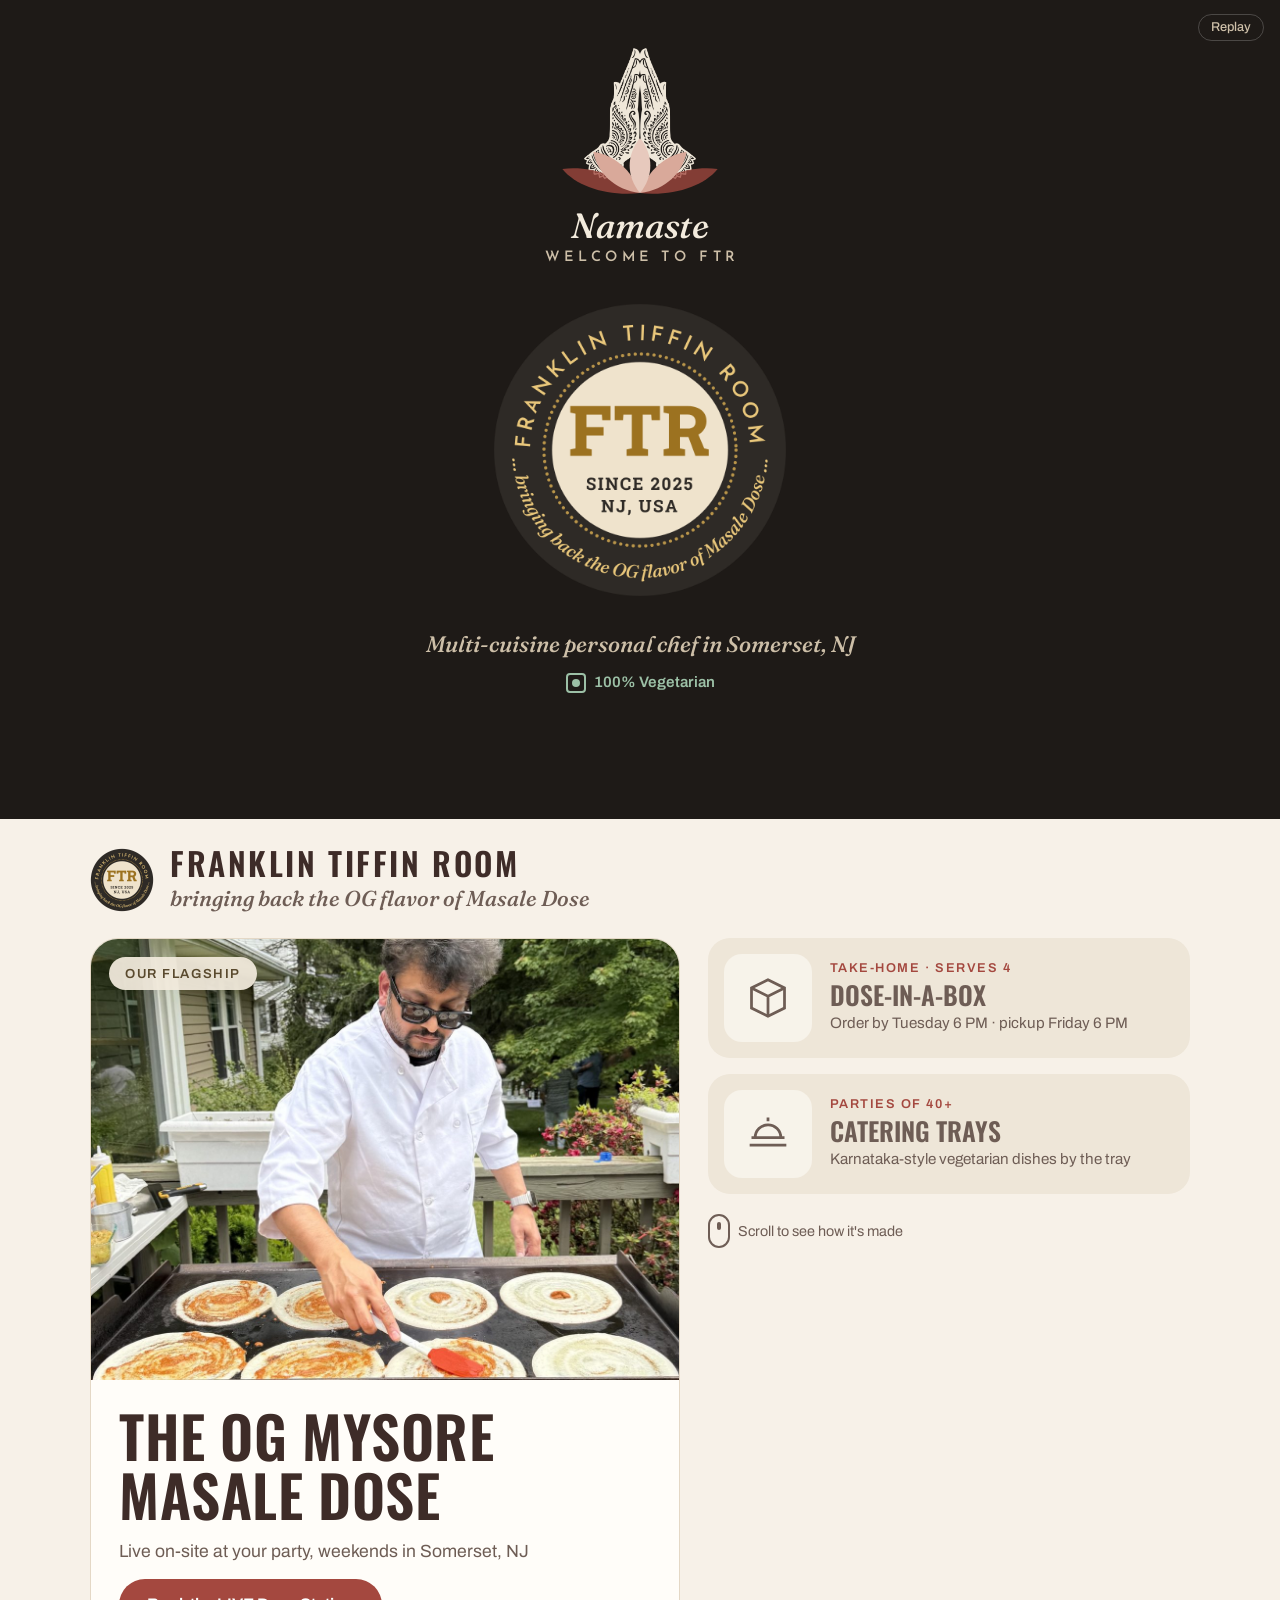
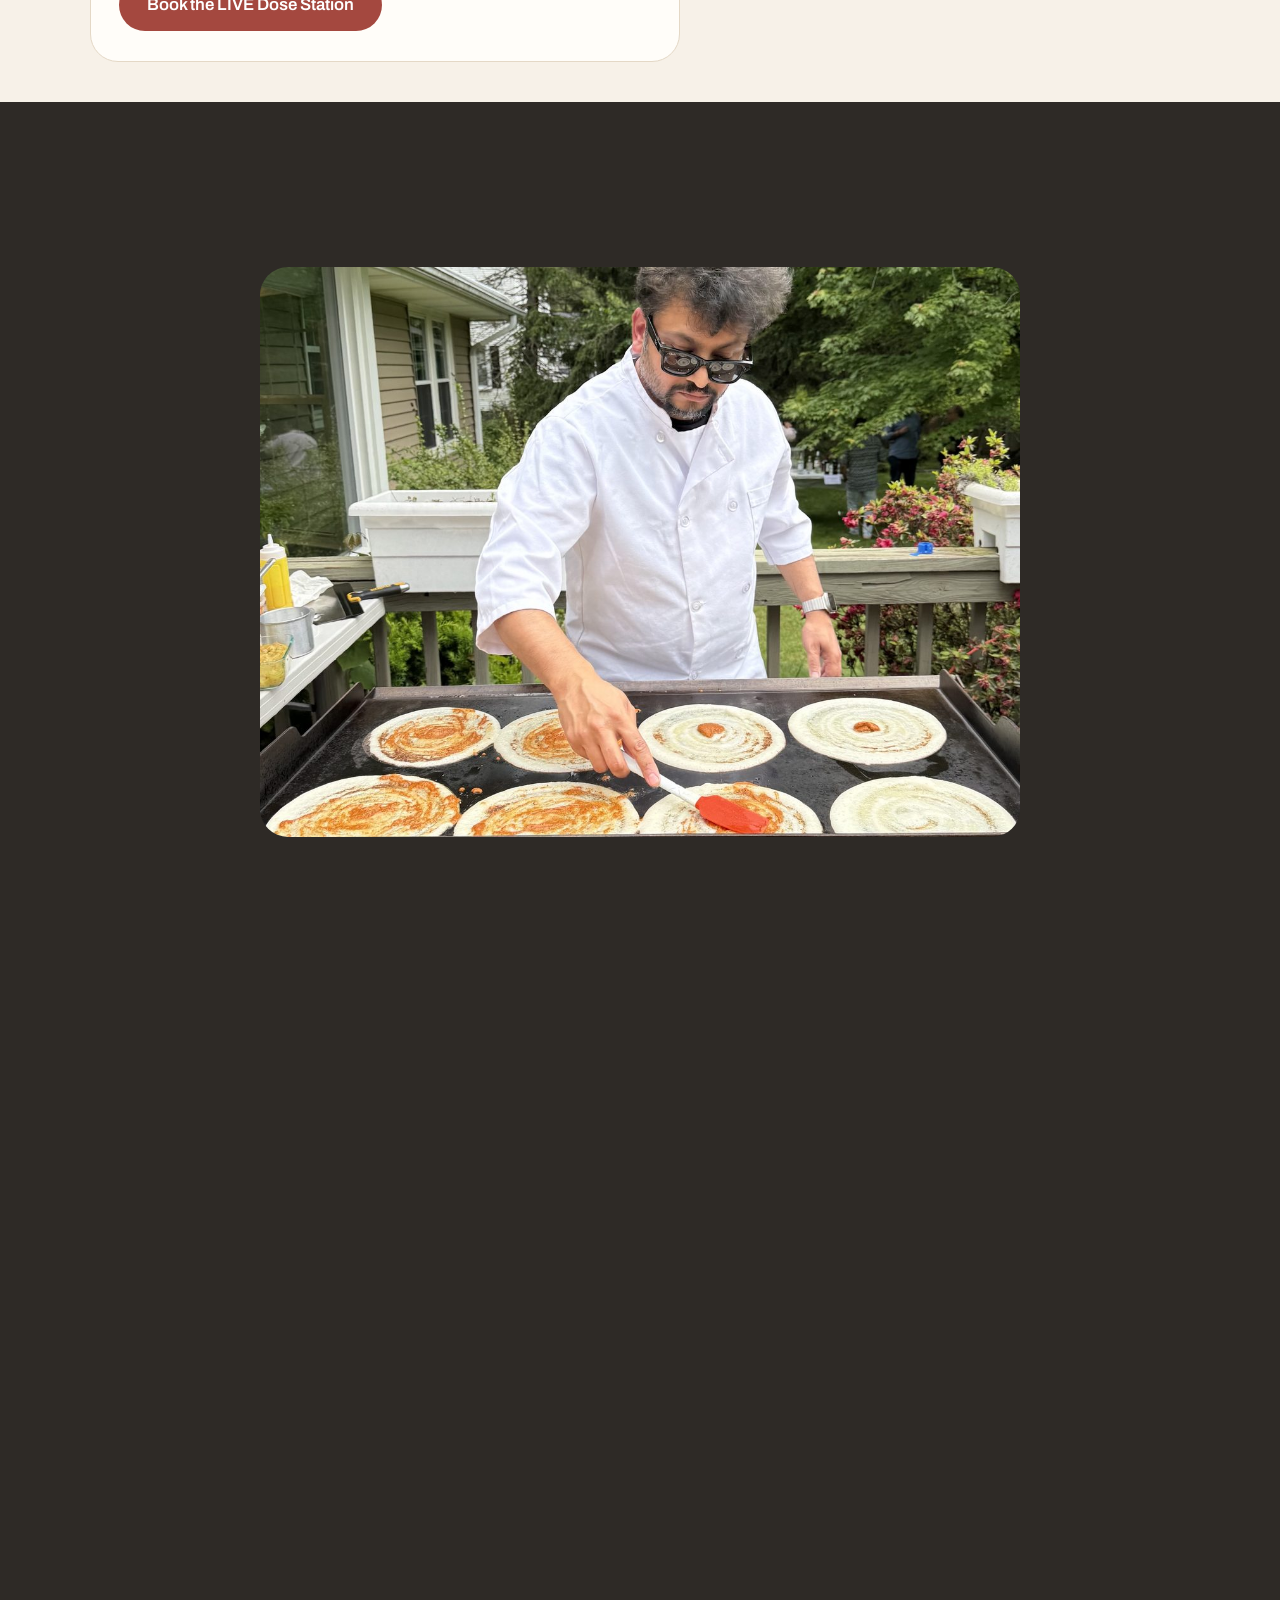
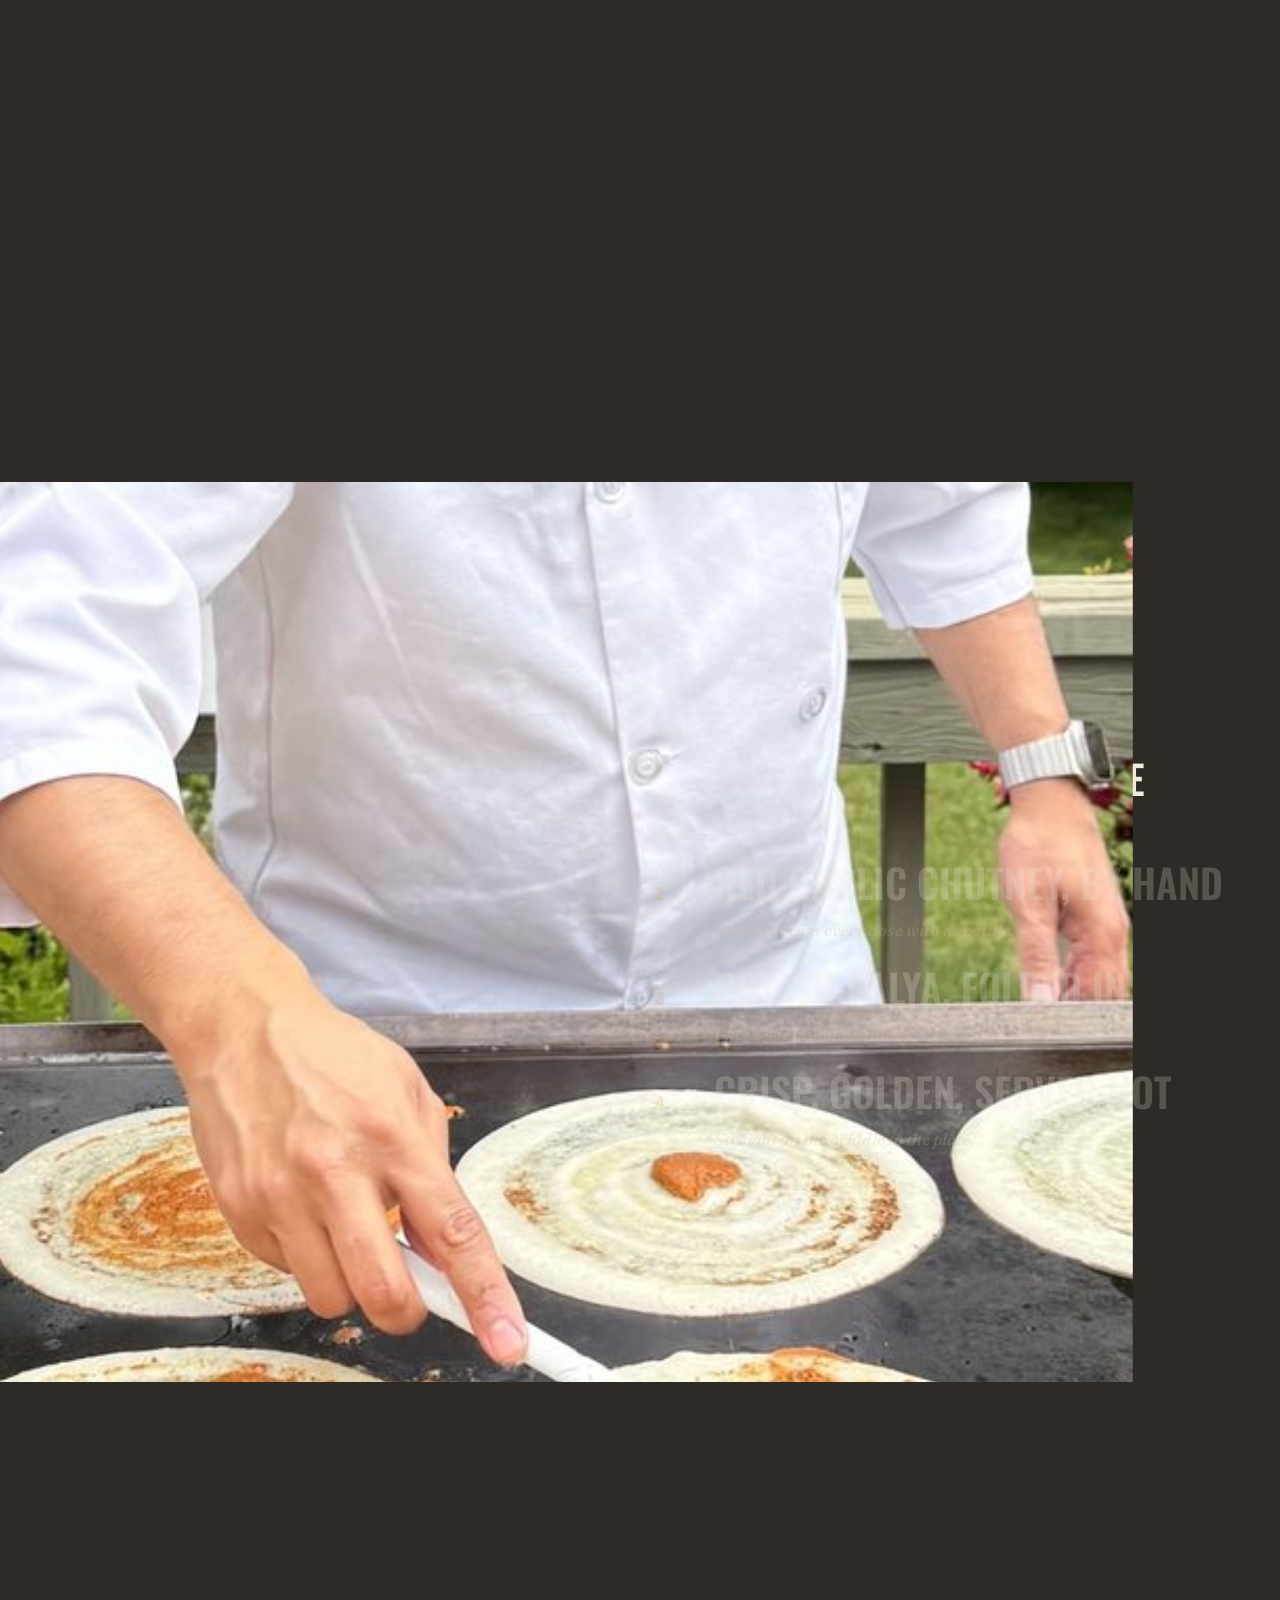
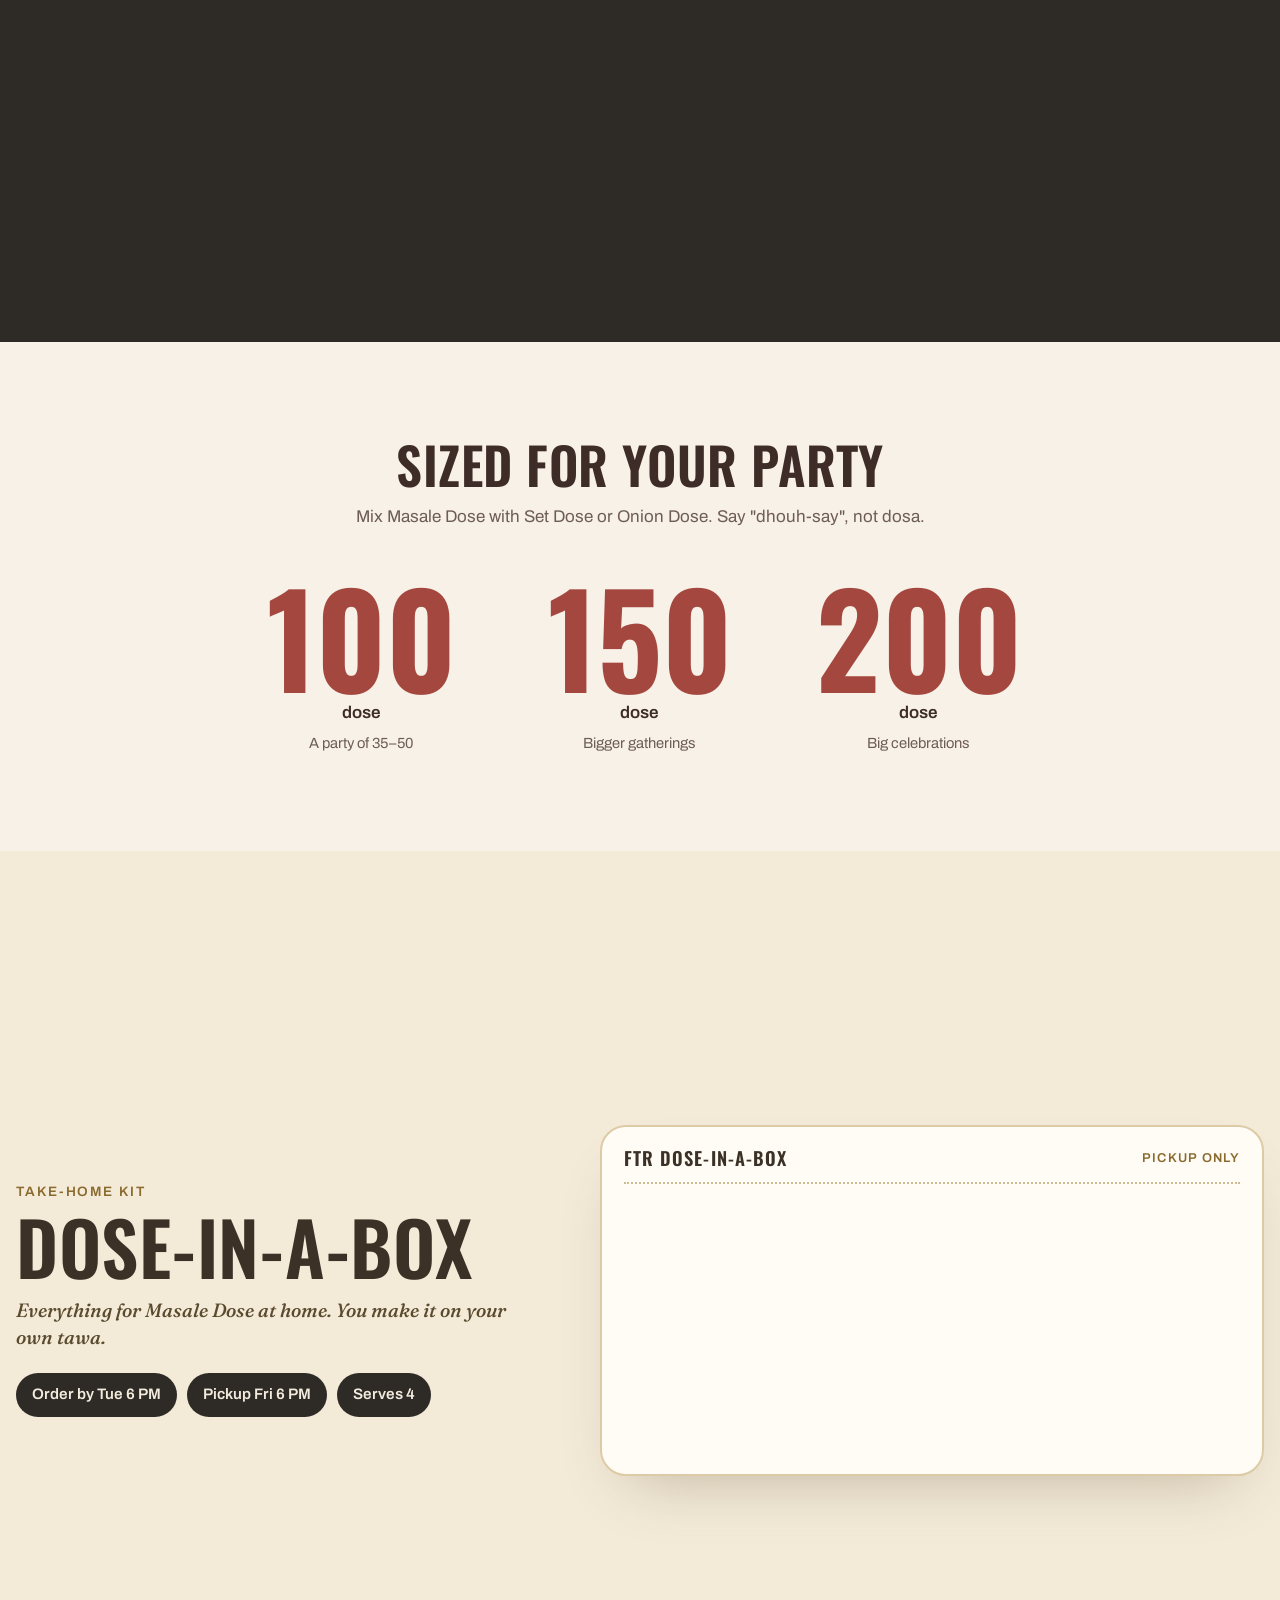
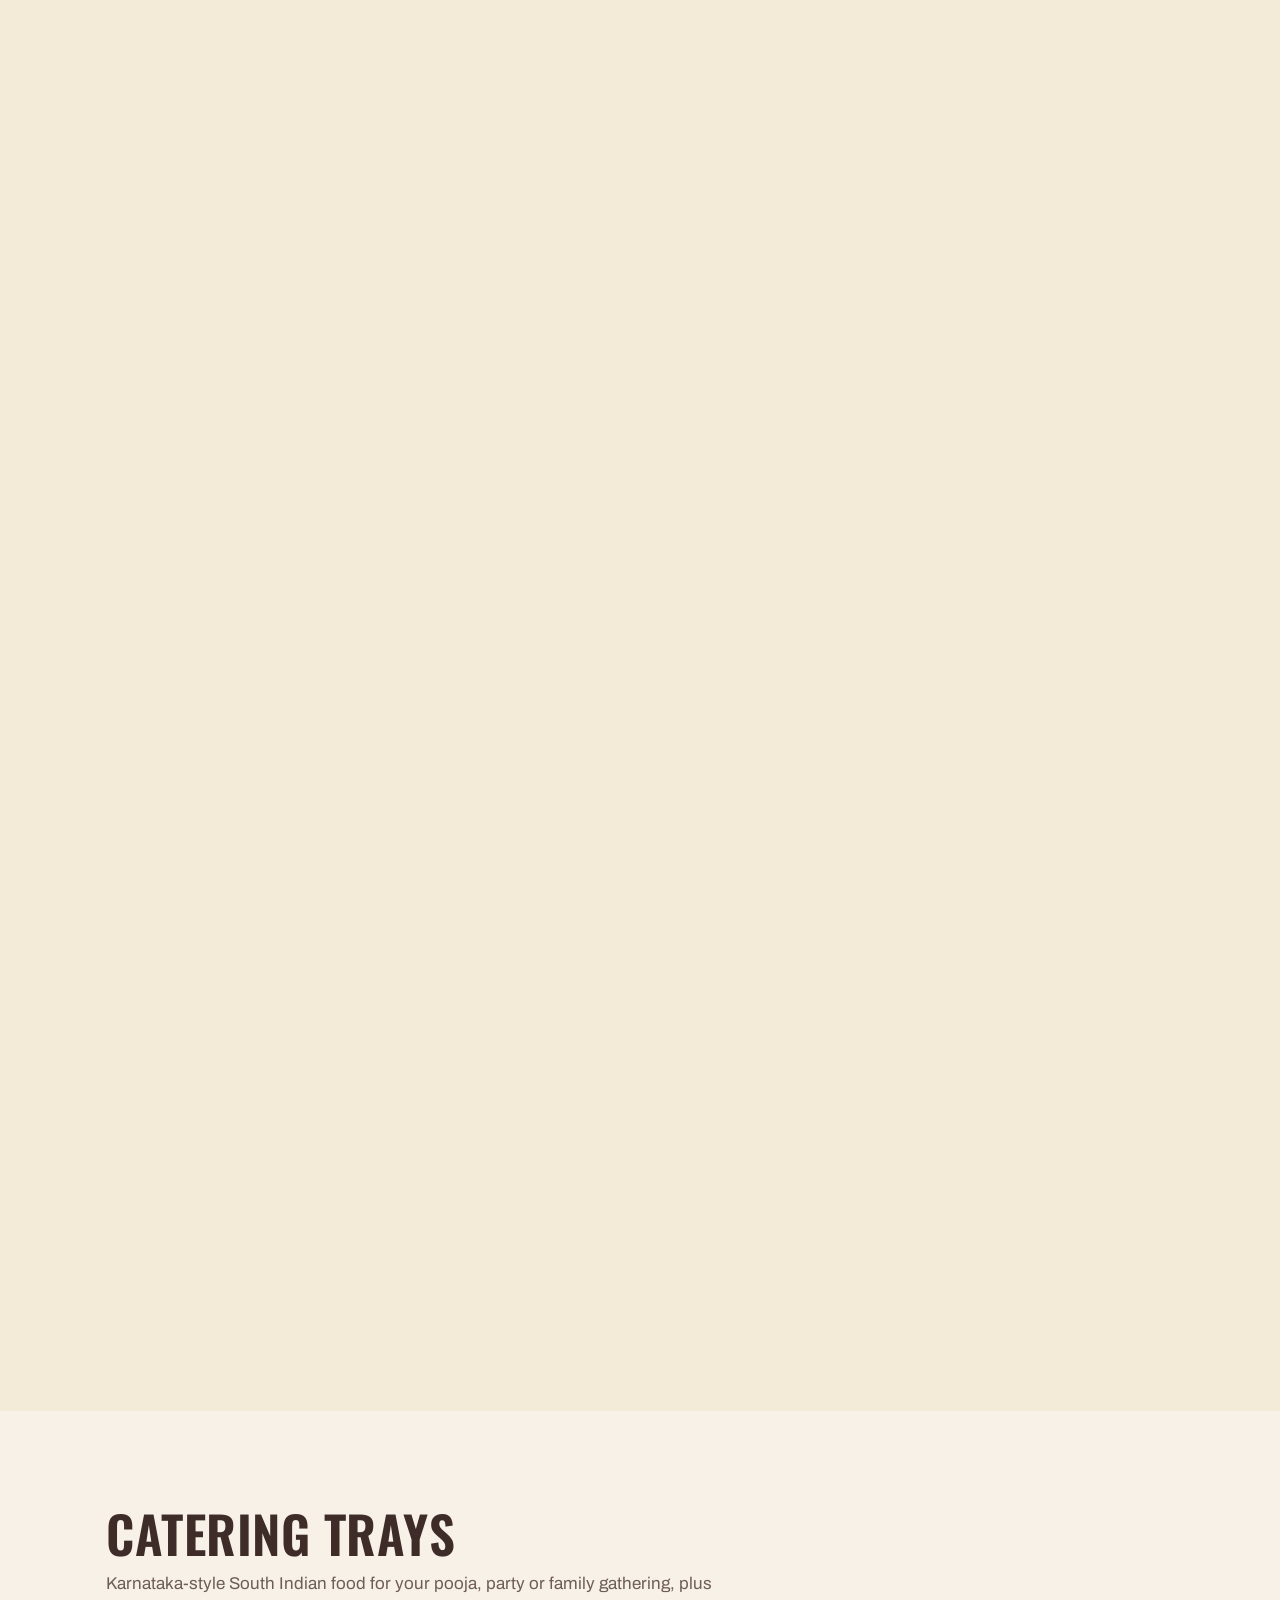
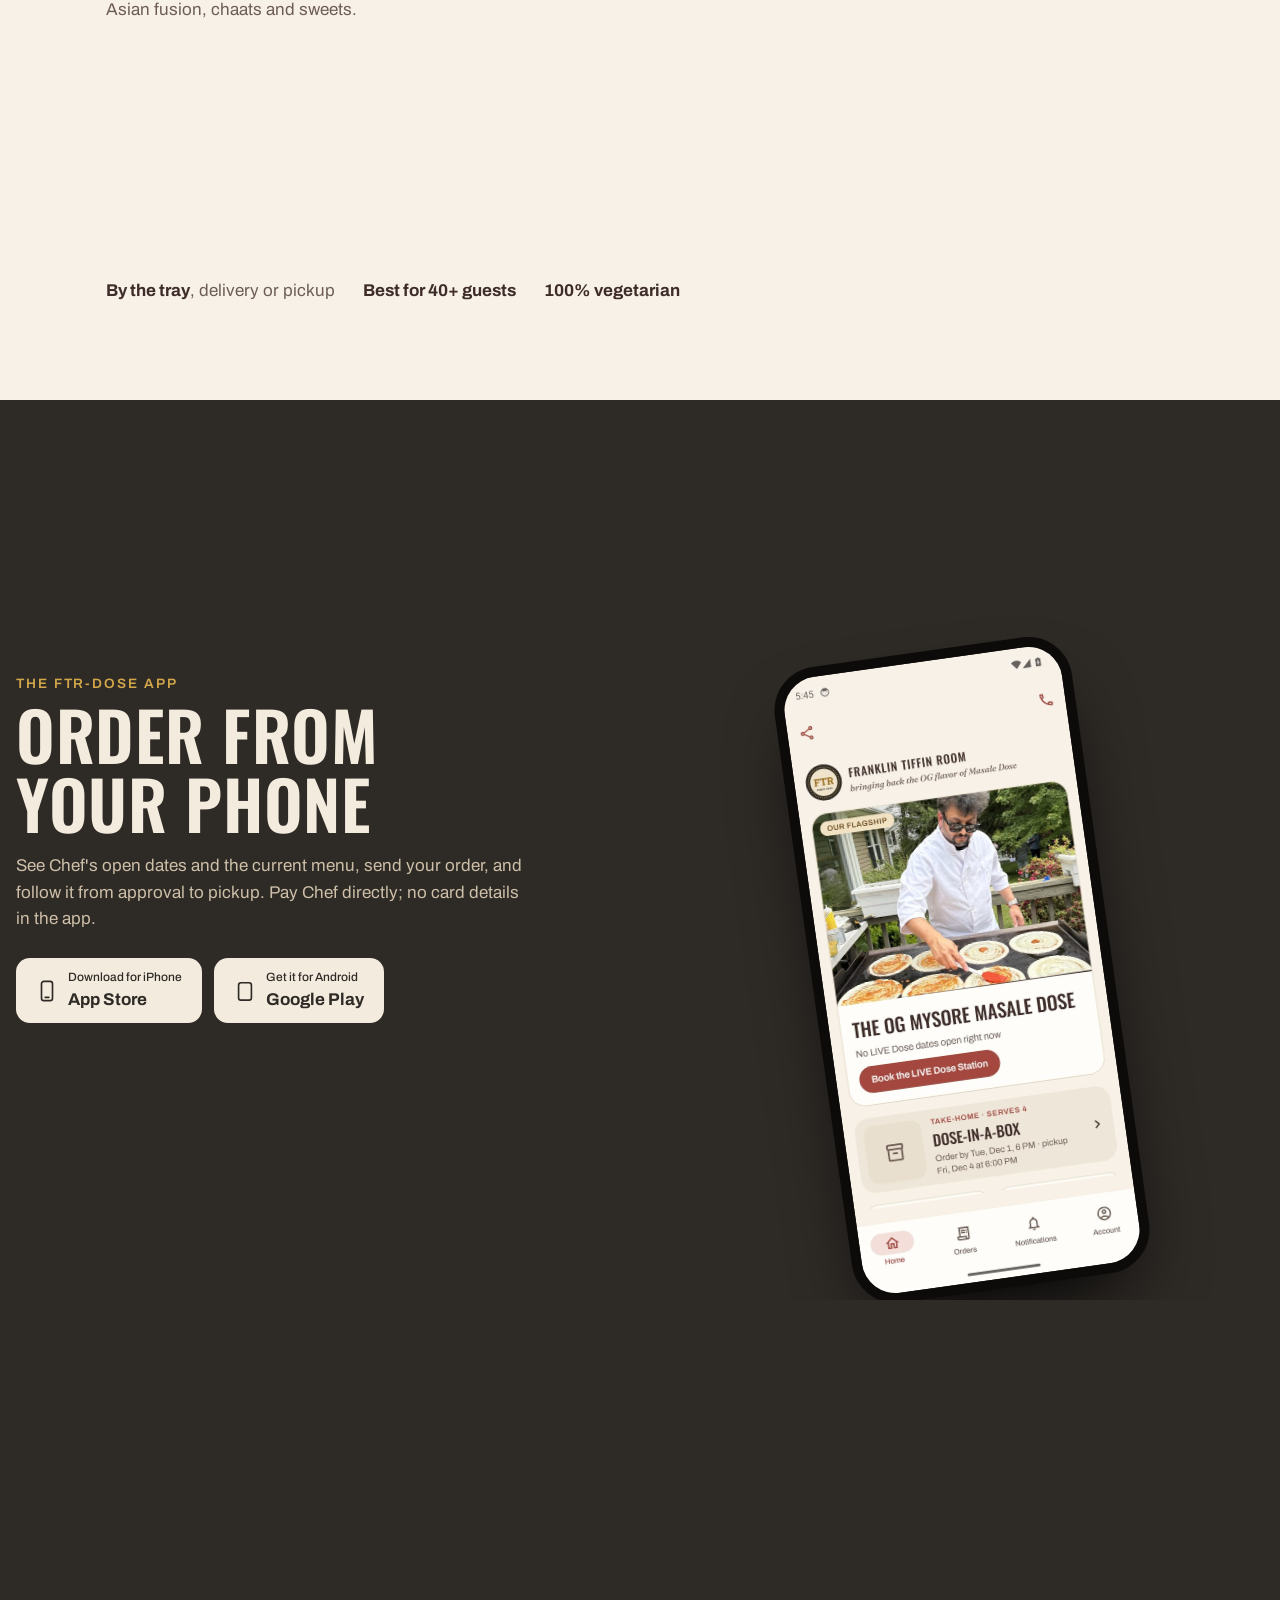
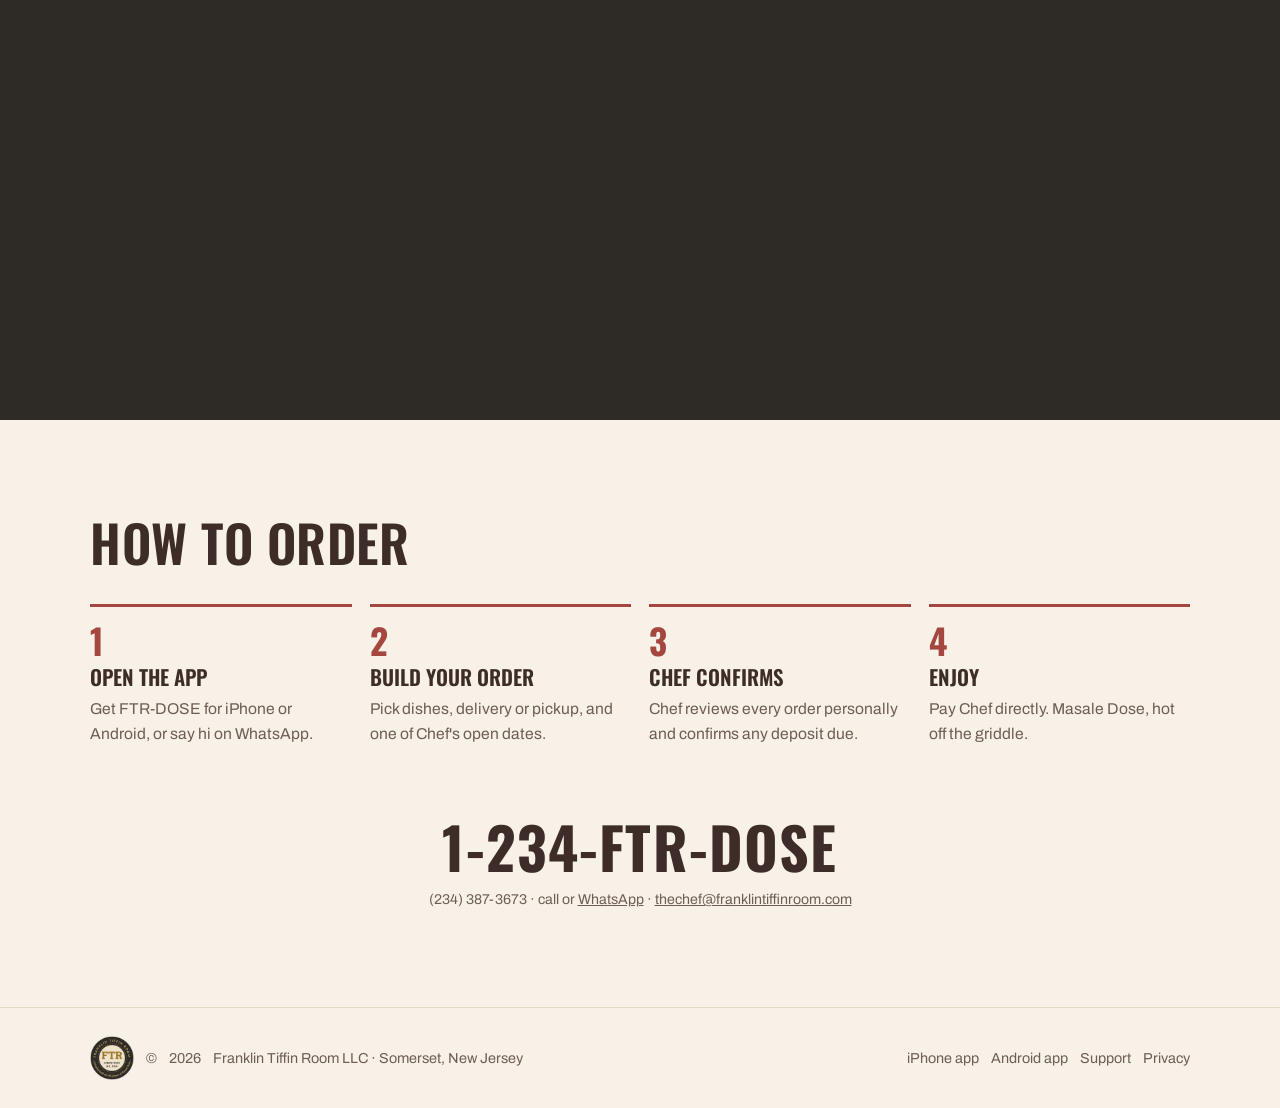
<file: index.html>
<!doctype html>
<html lang="en">
<head>
  <meta charset="utf-8">
  <meta name="viewport" content="width=device-width, initial-scale=1">
  <title>Franklin Tiffin Room · Live Masale Dose & Vegetarian Catering, Somerset NJ</title>
  <meta name="description" content="Franklin Tiffin Room: Live on-site Masale Dose, Dose-in-a-Box and Karnataka-style vegetarian catering in Somerset, New Jersey. Order in the FTR-DOSE app for iPhone and Android, or on WhatsApp at 1-234-FTR-DOSE.">
  <meta name="theme-color" content="#2E2A26">
  <meta property="og:title" content="Franklin Tiffin Room">
  <meta property="og:description" content="Bringing back the OG flavor of Masale Dose. Live Dose Station, Dose-in-a-Box and vegetarian catering in Somerset, NJ.">
  <meta property="og:type" content="website">
  <meta property="og:url" content="https://franklintiffinroom.com/">
  <meta property="og:image" content="https://franklintiffinroom.com/img/chef-griddle.jpg">
  <link rel="icon" href="/img/favicon.png" type="image/png">
  <link rel="apple-touch-icon" href="/img/apple-touch-icon.png">
    <link rel="preconnect" href="https://fonts.googleapis.com">
  <link rel="preconnect" href="https://fonts.gstatic.com" crossorigin>
  <link href="https://fonts.googleapis.com/css2?family=Archivo:wght@400;500;600;700&family=Fraunces:ital,opsz,wght@0,9..144,600;1,9..144,500&family=Oswald:wght@500;600;700&family=Josefin+Sans:wght@600&display=swap" rel="stylesheet">
  <style>
  /* Layout: the app's home screen as the opener, then full-bleed "chapters" that pin and change as you scroll (Apple-style), ending in the app download. */
  :root {
    --sand: #F7F1E8;  --surface: #FFFDF9; --panel: #EEE6D8; --line: #E4D8C6;
    --ink: #3E2C28;   --muted: #6E5D55;   --brick: #A4483F; --brick-ink: #FFFFFF;
    --charcoal: #2E2A26; --gold: #D4A84A; --cream: #F3EBDD; --cream-dim: #CDBFA8;
    --display: "Oswald", "Arial Narrow", sans-serif;
    --body: "Archivo", system-ui, -apple-system, "Segoe UI", sans-serif;
    --serif: "Fraunces", Georgia, serif;
    --radius: 28px;
  }
  @media (prefers-color-scheme: dark) { :root:not([data-theme="light"]) {
    --sand: #1E1A17; --surface: #29231F; --panel: #332B26; --line: #45392F;
    --ink: #F3EBDD; --muted: #C2B3A2; --brick: #C8655A; --brick-ink: #FFFFFF;
    --charcoal: #141110; --cream: #F3EBDD; --cream-dim: #B9AB94; color-scheme: dark } }
  :root[data-theme="dark"] {
    --sand: #1E1A17; --surface: #29231F; --panel: #332B26; --line: #45392F;
    --ink: #F3EBDD; --muted: #C2B3A2; --brick: #C8655A; --brick-ink: #FFFFFF;
    --charcoal: #141110; --cream: #F3EBDD; --cream-dim: #B9AB94; color-scheme: dark }
  
  * { box-sizing: border-box; }
  body { margin: 0; background: var(--sand); color: var(--ink); font: 400 17px/1.55 var(--body); -webkit-font-smoothing: antialiased; overflow-x: clip; }
  img { max-width: 100%; height: auto; display: block; }
  a { color: inherit; }
  :focus-visible { outline: 3px solid var(--gold); outline-offset: 3px; border-radius: 8px; }
  h1, h2, h3 { margin: 0; text-wrap: balance; font-weight: 600; }
  p { margin: 0; }
  .gut { padding-left: max(16px, env(safe-area-inset-left, 0px)); padding-right: max(16px, env(safe-area-inset-right, 0px)); }
  .wrap { max-width: 1100px; margin: 0 auto; }
  .disp { font-family: var(--display); text-transform: uppercase; letter-spacing: .01em; line-height: 1.02; }
  .btn { display: inline-flex; align-items: center; justify-content: center; min-height: 52px; padding: 12px 28px; border-radius: 999px; background: var(--brick); color: var(--brick-ink); font: 600 1.05rem/1.2 var(--body); text-decoration: none; }
  .btn.line { background: transparent; color: inherit; border: 1.5px solid currentColor; }
  
  /* 0. Opener: the app's welcome screen. Charcoal in both themes, like the app's seal. */
  .open { --oc: #1E1A17; background: var(--oc); color: #F3EBDD; text-align: center; padding-block: 48px 40px; display: grid; justify-items: center; gap: 0; position: relative; cursor: default; }
  .lotus { position: relative; width: 170px; height: 152px; }
  .lotus .hands { position: absolute; left: 29px; top: 0; width: 112px; height: 131px; object-fit: contain; }
  .lotus svg { position: absolute; left: 0; top: 83px; width: 170px; height: 69px; overflow: visible; }
  .hello { margin-top: 8px; display: grid; gap: 8px; }
  .hello .n { font: italic 500 2.2rem/1 var(--serif); }
  .hello .w { font: 600 .9rem/1 "Josefin Sans", var(--body); letter-spacing: .3em; color: #CDBFA8; padding-left: .3em; }
  .seal { position: relative; width: min(300px, 72vw); aspect-ratio: 1; margin-top: 34px; }
  .seal img, .seal svg { position: absolute; inset: 0; width: 100%; height: 100%; }
  .open .line { font: italic 500 clamp(1.15rem, 3vw, 1.4rem)/1.3 var(--serif); color: #CDBFA8; margin-top: 30px; }
  .veg { display: inline-flex; align-items: center; gap: 8px; margin-top: 12px; color: #9CC0A6; font-weight: 600; font-size: .95rem; }
  .veg i { width: 20px; height: 20px; border: 2px solid currentColor; border-radius: 4px; display: grid; place-items: center; }
  .veg i::after { content: ""; width: 8px; height: 8px; border-radius: 50%; background: currentColor; }
  .open .go { margin-top: 30px; display: grid; justify-items: center; gap: 8px; color: #CDBFA8; font-size: .85rem; text-decoration: none; }
  .open .go svg { width: 26px; height: 26px; }
  .anim .open .go svg { animation: nudge 1.8s ease-in-out infinite; }
  @keyframes nudge { 0%, 100% { transform: translateY(0) } 50% { transform: translateY(6px) } }
  .replay { position: absolute; right: max(16px, env(safe-area-inset-right, 0px)); top: 14px; background: none; border: 1px solid #ffffff33; color: #CDBFA8; border-radius: 999px; padding: 6px 12px; font: 500 .8rem/1 var(--body); cursor: pointer; }
  
  /* Sample notice */
  .note { background: var(--charcoal); color: var(--cream); font-size: .85rem; text-align: center; padding-block: 8px; }
  
  /* 1. Hero: the app's home screen */
  .top { padding-block: 28px 8px; }
  .brandrow { display: flex; align-items: center; gap: 16px; }
  .brandrow img { width: 64px; height: 64px; flex: none; }
  .brandrow .name { font: 600 clamp(1.3rem, 3.6vw, 2rem)/1 var(--display); letter-spacing: .08em; text-transform: uppercase; }
  .brandrow .tag { font: italic 500 clamp(1rem, 2.6vw, 1.35rem)/1.25 var(--serif); color: var(--muted); margin-top: 6px; }
  .hero { padding-block: 18px 40px; }
  .hero-grid { display: grid; grid-template-columns: minmax(0, 1.1fr) minmax(0, .9fr); gap: 28px; align-items: start; }
  .flag { background: var(--surface); border: 1px solid var(--line); border-radius: var(--radius); overflow: hidden; }
  .flag .ph { position: relative; aspect-ratio: 4 / 3; }
  .flag .ph img { width: 100%; height: 100%; object-fit: cover; }
  .chip { position: absolute; left: 18px; top: 18px; background: #F3EBDDee; color: #5A4A2E; font: 600 .82rem/1 var(--body); letter-spacing: .12em; text-transform: uppercase; padding: 10px 16px; border-radius: 999px; }
  .flag .body { padding: 26px 28px 30px; display: grid; gap: 14px; justify-items: start; }
  .flag h1 { font-size: clamp(2.2rem, 6vw, 3.6rem); }
  .flag .sub { color: var(--muted); font-size: 1.1rem; }
  .side { display: grid; gap: 16px; }
  .rowcard { display: grid; grid-template-columns: 88px minmax(0, 1fr); gap: 18px; align-items: center; background: var(--panel); border-radius: 22px; padding: 16px; text-decoration: none; }
  .rowcard .ic { width: 88px; height: 88px; border-radius: 18px; background: color-mix(in srgb, var(--surface) 55%, var(--panel)); display: grid; place-items: center; color: var(--muted); }
  .rowcard small { display: block; color: var(--brick); font: 600 .8rem/1.2 var(--body); letter-spacing: .12em; text-transform: uppercase; }
  .rowcard b { display: block; font: 600 1.6rem/1.1 var(--display); text-transform: uppercase; margin: 4px 0; }
  .rowcard span { color: var(--muted); font-size: .95rem; }
  .hint { color: var(--muted); font-size: .9rem; display: flex; align-items: center; gap: 8px; margin-top: 4px; }
  .hint i { width: 22px; height: 34px; border: 2px solid var(--muted); border-radius: 12px; position: relative; }
  .hint i::after { content: ""; position: absolute; left: 50%; top: 6px; width: 4px; height: 8px; margin-left: -2px; border-radius: 2px; background: var(--muted); }
  .anim .hint i::after { animation: wheel 1.8s ease-in-out infinite; }
  @keyframes wheel { 0% { transform: translateY(0); opacity: 1 } 70% { transform: translateY(10px); opacity: 0 } 100% { opacity: 0 } }
  @media (max-width: 820px) { .hero-grid { grid-template-columns: minmax(0, 1fr); } }
  
  /* Scenes: pinned while you scroll. Without JS (or with reduced motion) they read as normal sections. */
  .scene { position: relative; }
  .anim .scene { height: var(--len, 260vh); }
  .stage { position: relative; overflow: hidden; }
  .anim .stage { position: sticky; top: 0; height: 100vh; height: 100svh; }
  
  /* 2. Photo grows to full screen */
  .grow { background: var(--charcoal); color: var(--cream); }
  .grow .stage { display: grid; place-items: center; padding-block: 48px; }
  .grow .frame { width: min(92vw, 1100px); aspect-ratio: 4 / 3; max-height: 80vh; border-radius: var(--radius); overflow: hidden; }
  .anim .grow .frame { width: calc(min(70vw, 760px) + (100vw - min(70vw, 760px)) * var(--g, 0)); max-height: none; height: calc(min(52vw, 570px) + (100svh - min(52vw, 570px)) * var(--g, 0)); aspect-ratio: auto; border-radius: calc(var(--radius) * (1 - var(--g, 0))); }
  .grow .frame img { width: 100%; height: 100%; object-fit: cover; }
  .grow .over { position: absolute; inset: auto 0 0; padding-block: 0 9vh; text-align: center; background: linear-gradient(to top, #000a, transparent); padding-top: 22vh; }
  .anim .grow .over { opacity: var(--t, 0); transform: translateY(calc(30px * (1 - var(--t, 0)))); }
  .grow .over h2 { font-size: clamp(2.6rem, 9vw, 6.5rem); color: #fff; }
  .grow .over p { font: italic 500 clamp(1.1rem, 2.4vw, 1.5rem)/1.3 var(--serif); color: #F3EBDD; margin-top: 10px; }
  
  /* 3. Steps on the griddle: text changes, photo crop moves */
  .steps { background: var(--charcoal); color: var(--cream); }
  .steps .stage { display: grid; grid-template-columns: minmax(0, 1fr) minmax(0, 1fr); }
  .steps .pic { position: relative; min-height: 60vh; }
  .steps .pic img { position: absolute; inset: 0; width: 100%; height: 100%; object-fit: cover; transform-origin: var(--ox, 50%) var(--oy, 80%); transform: scale(var(--z, 1.6)); transition: transform .9s cubic-bezier(.2,.7,.2,1), transform-origin .9s cubic-bezier(.2,.7,.2,1); }
  .steps .txt { display: grid; align-content: center; gap: 30px; padding-block: 48px; }
  .steps .kick { color: var(--gold); font: 600 .85rem/1 var(--body); letter-spacing: .14em; text-transform: uppercase; }
  .steps ol { list-style: none; margin: 0; padding: 0; display: grid; gap: 22px; }
  .steps li { display: grid; grid-template-columns: 44px minmax(0, 1fr); gap: 14px; align-items: baseline; }
  .steps li b { font: 600 1rem/1 var(--display); color: var(--gold); }
  .steps li span { font: 600 clamp(1.5rem, 3.4vw, 2.5rem)/1.12 var(--display); text-transform: uppercase; }
  .steps li em { display: block; grid-column: 2; font: italic 500 1.05rem/1.4 var(--serif); color: var(--cream-dim); }
  .anim .steps li { opacity: .22; transition: opacity .5s ease; }
  .anim .steps li.on { opacity: 1; }
  @media (max-width: 820px) {
    .steps .stage { grid-template-columns: minmax(0, 1fr); }
    .anim .steps .stage { grid-template-rows: 42svh minmax(0, 1fr); }
    .steps .pic { min-height: 42svh; }
    .steps .txt { padding-block: 24px; gap: 18px; }
    .steps li em { display: none; }
    .anim .steps li.on em { display: block; }
  }
  
  /* 4. Party sizes */
  .sizes { padding-block: 96px; text-align: center; }
  .sizes h2 { font-size: clamp(2rem, 5vw, 3.2rem); }
  .sizes .lead { color: var(--muted); max-width: 34em; margin: 14px auto 0; }
  .nums { display: grid; grid-template-columns: repeat(3, minmax(0, 1fr)); gap: 16px; max-width: 820px; margin: 48px auto 0; }
  .num { display: grid; gap: 6px; }
  .num b { font: 700 clamp(3.6rem, 13vw, 8rem)/.9 var(--display); color: var(--brick); font-variant-numeric: tabular-nums; }
  .num span { font-weight: 600; }
  .num small { color: var(--muted); font-size: .92rem; }
  .anim .num { transition: transform .8s cubic-bezier(.2,.7,.2,1), opacity .8s; }
  .anim .sizes:not(.seen) .num { transform: translateY(40px); opacity: .25; }
  .anim .num:nth-child(2) { transition-delay: .12s } .anim .num:nth-child(3) { transition-delay: .24s }
  
  /* 5. Dose-in-a-Box: contents arrive one by one (Charcoal & Gold) */
  .box { background: #F3EAD8; color: #3B3127; }
  .box .stage { display: grid; grid-template-columns: minmax(0, .9fr) minmax(0, 1.1fr); gap: 40px; align-items: center; padding-block: 64px; }
  .box .kick { color: #8A6A2E; font: 600 .85rem/1 var(--body); letter-spacing: .14em; text-transform: uppercase; }
  .box h2 { font-size: clamp(2.6rem, 7vw, 4.6rem); margin: 10px 0 14px; }
  .box .lead { font: italic 500 1.2rem/1.4 var(--serif); color: #5A4A2E; max-width: 26em; }
  .dates { display: flex; flex-wrap: wrap; gap: 10px; margin-top: 22px; }
  .dates span { background: #2E2A26; color: #F3EBDD; border-radius: 999px; padding: 10px 16px; font-weight: 600; font-size: .95rem; }
  .crate { background: #FFFCF5; border: 2px solid #DCCBA6; border-radius: 26px; padding: 22px; display: grid; grid-template-columns: repeat(2, minmax(0, 1fr)); gap: 14px; box-shadow: 0 30px 60px -30px #5A4A2E55; }
  .crate .lid { grid-column: 1 / -1; display: flex; justify-content: space-between; align-items: center; border-bottom: 2px dotted #CDBB92; padding-bottom: 14px; font: 600 1.15rem/1 var(--display); text-transform: uppercase; letter-spacing: .06em; }
  .crate .lid small { font: 600 .8rem/1 var(--body); color: #8A6A2E; letter-spacing: .1em; }
  .part { border-radius: 18px; padding: 18px; min-height: 120px; display: grid; align-content: end; gap: 4px; }
  .part b { font: 600 1.25rem/1.1 var(--display); text-transform: uppercase; }
  .part span { font-size: .9rem; opacity: .85; }
  .p1 { background: #EFE6D2; } .p2 { background: #F1D9A0; } .p3 { background: #B5442F; color: #FFF6EA; } .p4 { background: #CFE0B5; color: #2F3A22; }
  .anim .part { transition: transform .6s cubic-bezier(.2,.8,.2,1.2), opacity .4s; }
  .anim .part:not(.on) { transform: translateY(-60px) scale(.9); opacity: 0; }
  @media (max-width: 820px) { .box .stage { grid-template-columns: minmax(0, 1fr); gap: 24px; padding-block: 40px; } .part { min-height: 92px; padding: 14px; } }
  
  /* 6. Catering: dish names slide with the scroll */
  .cater { padding-block: 96px; overflow: hidden; }
  .cater h2 { font-size: clamp(2rem, 5vw, 3.2rem); }
  .cater .lead { color: var(--muted); margin-top: 12px; max-width: 36em; }
  .strip { display: flex; gap: 14px; white-space: nowrap; margin-top: 18px; }
  .strip span { font: 600 clamp(1.6rem, 4.5vw, 3rem)/1 var(--display); text-transform: uppercase; padding: 16px 26px; border-radius: 999px; background: var(--surface); border: 1px solid var(--line); }
  .strip.alt span { background: transparent; color: var(--brick); border-color: color-mix(in srgb, var(--brick) 40%, transparent); }
  .anim .strip { transform: translateX(calc(var(--x, 0) * -1px)); will-change: transform; }
  .anim .strip.alt { transform: translateX(calc(var(--x, 0) * 1px - 40%)); }
  .strips { margin-top: 36px; }
  .cater-foot { display: flex; flex-wrap: wrap; gap: 14px 28px; margin-top: 36px; color: var(--muted); }
  .cater-foot b { color: var(--ink); }
  
  /* 7. The app */
  .app { background: var(--charcoal); color: var(--cream); }
  .app .stage { display: grid; grid-template-columns: minmax(0, 1fr) minmax(0, 1fr); gap: 40px; align-items: center; padding-block: 64px; }
  .app .kick { color: var(--gold); font: 600 .85rem/1 var(--body); letter-spacing: .14em; text-transform: uppercase; }
  .app h2 { font-size: clamp(2.4rem, 6vw, 4.2rem); margin: 10px 0 16px; }
  .app p.lead { color: var(--cream-dim); max-width: 30em; }
  .stores { display: flex; flex-wrap: wrap; gap: 12px; margin-top: 26px; }
  .store { display: inline-grid; grid-template-columns: auto auto; align-items: center; gap: 10px; min-height: 56px; padding: 10px 20px; border-radius: 14px; background: #F3EBDD; color: #2E2A26; text-decoration: none; font-weight: 700; }
  .store small { display: block; font-weight: 500; font-size: .75rem; }
  .phone { justify-self: center; width: min(300px, 70vw); border-radius: 44px; padding: 10px; background: #0d0b0a; box-shadow: 0 40px 80px -30px #000; }
  .phone img { border-radius: 34px; width: 100%; }
  .anim .phone { transform: translateY(calc(120px * (1 - var(--p, 0)))) rotate(calc(-8deg * (1 - var(--p, 0)))); }
  @media (max-width: 820px) { .app .stage { grid-template-columns: minmax(0, 1fr); padding-block: 48px; } }
  
  /* 8. How to order + footer */
  .how { padding-block: 96px 72px; }
  .how h2 { font-size: clamp(2rem, 5vw, 3.2rem); }
  .how ol { list-style: none; padding: 0; margin: 36px 0 0; display: grid; grid-template-columns: repeat(4, minmax(0, 1fr)); gap: 18px; counter-reset: s; }
  .how li { counter-increment: s; border-top: 3px solid var(--brick); padding-top: 16px; display: grid; gap: 8px; }
  .how li::before { content: counter(s); font: 700 2.2rem/1 var(--display); color: var(--brick); }
  .how h3 { font: 600 1.3rem/1.1 var(--display); text-transform: uppercase; }
  .how p { color: var(--muted); font-size: .98rem; }
  @media (max-width: 820px) { .how ol { grid-template-columns: repeat(2, minmax(0, 1fr)); } }
  @media (max-width: 460px) { .how ol { grid-template-columns: minmax(0, 1fr); } }
  .cta { text-align: center; padding-block: 0 96px; display: grid; gap: 14px; justify-items: center; }
  .cta .ph { text-decoration: none; color: inherit; font: 700 clamp(2rem, 7vw, 3.6rem)/1 var(--display); letter-spacing: .02em; }
  .cta small { color: var(--muted); }
  footer { border-top: 1px solid var(--line); padding-block: 28px; color: var(--muted); font-size: .9rem; display: flex; flex-wrap: wrap; gap: 10px 24px; justify-content: space-between; align-items: center; }
  footer .f { display: flex; align-items: center; gap: 12px; }
  footer img { width: 44px; height: 44px; }
  footer nav a { text-decoration: none; } footer nav a:hover { text-decoration: underline; }
  .cta small a { color: inherit; }
  
  @media (prefers-reduced-motion: reduce) { .steps .pic img { transition: none; } }
  </style>
</head>
<body>
<!-- 0. Same as the app's welcome screen, with the seal drawing itself in -->
<section class="open gut" id="welcome" aria-label="Namaste, welcome to FTR">
  <button class="replay" id="replay" type="button">Replay</button>
  <div class="lotus" aria-hidden="true">
    <img class="hands" data-k="hands" src="/img/namaste-hands-cream.png" alt="" width="112" height="131">
    <svg viewBox="6 64 98 40">
      <path data-petal="outer" data-r="60" data-s=".4" data-a=".75" fill="#A4483F" d="M55 100 C36 102 18 96 10 86 C26 84 44 90 55 100 Z"/>
      <path data-petal="outer" data-r="-60" data-s=".4" data-a=".75" fill="#A4483F" d="M55 100 C74 102 92 96 100 86 C84 84 66 90 55 100 Z"/>
      <path data-petal="side" data-r="40" data-s=".4" data-a="1" fill="#D9A99A" d="M55 100 C40 98 30 88 28 76 C40 78 50 86 55 100 Z"/>
      <path data-petal="side" data-r="-40" data-s=".4" data-a="1" fill="#D9A99A" d="M55 100 C70 98 80 88 82 76 C70 78 60 86 55 100 Z"/>
      <path data-petal="center" data-r="0" data-s=".2" data-a="1" fill="#E7C9BD" d="M55 100 C47 90 47 78 55 68 C63 78 63 90 55 100 Z"/>
    </svg>
  </div>
  <div class="hello" data-k="hello"><span class="n">Namaste</span><span class="w">WELCOME TO FTR</span></div>
  <div class="seal" role="img" aria-label="FTR seal: Franklin Tiffin Room, since 2025, NJ USA, bringing back the OG flavor of Masale Dose">
    <img src="/img/SealRing.png" alt="" data-k="fill">
    <img src="/img/SealWords.png" alt="" data-k="words">
    <img src="/img/SealDisc.png" alt="" data-k="fill">
    <img src="/img/SealFtr.png" alt="" data-k="ftr" style="transform-origin: 50% 43.3%">
    <img src="/img/SealSince.png" alt="" data-k="since">
    <svg viewBox="0 0 300 300" aria-hidden="true"><circle data-k="outline" cx="150" cy="150" r="146" fill="none" stroke="#D4A84A" stroke-width="3" stroke-linecap="round" pathLength="1" stroke-dasharray="1" stroke-dashoffset="1" transform="rotate(-90 150 150)" opacity="0"/></svg>
  </div>
  <p class="line">Multi-cuisine personal chef in Somerset, NJ</p>
  <span class="veg"><i aria-hidden="true"></i>100% Vegetarian</span>
  <a class="go" href="#home" data-k="button">Enter FTR<svg viewBox="0 0 24 24" fill="none" stroke="currentColor" stroke-width="2" stroke-linecap="round"><path d="m6 9 6 6 6-6"/></svg></a>
</section>

<header class="top gut" id="home">
  <div class="wrap brandrow">
    <img src="/img/seal.png" alt="FTR seal" width="64" height="64">
    <div><div class="name">Franklin Tiffin Room</div><div class="tag">bringing back the OG flavor of Masale Dose</div></div>
  </div>
</header>

<!-- 1. Same as the app's home screen -->
<section class="hero gut">
  <div class="wrap hero-grid">
    <article class="flag">
      <div class="ph"><img src="/img/chef-griddle.jpg" alt="Chef making Mysore Masale Dose on the griddle at a backyard party" width="1200" height="900"><span class="chip">Our flagship</span></div>
      <div class="body">
        <h1 class="disp">The OG Mysore Masale Dose</h1>
        <p class="sub">Live on-site at your party, weekends in Somerset, NJ</p>
        <a class="btn" href="#app">Book the LIVE Dose Station</a>
      </div>
    </article>
    <div class="side">
      <a class="rowcard" href="#box">
        <span class="ic"><svg width="44" height="44" viewBox="0 0 24 24" fill="none" stroke="currentColor" stroke-width="1.5"><path d="M12 2 3 6.5v11L12 22l9-4.5v-11L12 2Z"/><path d="m3 6.5 9 4.5 9-4.5M12 11v11"/></svg></span>
        <span><small>Take-home · Serves 4</small><b>Dose-in-a-Box</b><span>Order by Tuesday 6 PM · pickup Friday 6 PM</span></span>
      </a>
      <a class="rowcard" href="#cater">
        <span class="ic"><svg width="44" height="44" viewBox="0 0 24 24" fill="none" stroke="currentColor" stroke-width="1.5"><path d="M3 14h18M5 14a7 7 0 0 1 14 0M12 5V3M2 18h20"/></svg></span>
        <span><small>Parties of 40+</small><b>Catering trays</b><span>Karnataka-style vegetarian dishes by the tray</span></span>
      </a>
      <p class="hint"><i aria-hidden="true"></i>Scroll to see how it's made</p>
    </div>
  </div>
</section>

<!-- 2. The photo grows to fill the screen -->
<section class="scene grow" data-scene="grow" style="--len: 220vh">
  <div class="stage">
    <div class="frame"><img src="/img/chef-griddle.jpg" alt="" width="1200" height="900" loading="lazy"></div>
    <div class="over gut"><h2 class="disp">Made live.<br>At your party.</h2><p>Chef brings the griddle. Your guests eat it hot.</p></div>
  </div>
</section>

<!-- 3. On the griddle, step by step -->
<section class="scene steps" data-scene="steps" style="--len: 340vh">
  <div class="stage">
    <div class="pic"><img src="/img/chef-griddle.jpg" alt="" width="1200" height="900" loading="lazy"></div>
    <div class="txt gut">
      <p class="kick">On the griddle</p>
      <ol>
        <li data-o="30% 85%" data-z="2.1"><b>1</b><span>Batter on a hot griddle</span><em>Spread thin, a whole row at a time.</em></li>
        <li data-o="45% 92%" data-z="2.6"><b>2</b><span>Red garlic chutney, by hand</span><em>Spread across every dose with a spatula.</em></li>
        <li data-o="70% 80%" data-z="2.2"><b>3</b><span>Potato palya, folded in</span><em>Chef's potato-onion filling.</em></li>
        <li data-o="50% 50%" data-z="1"><b>4</b><span>Crisp, golden, served hot</span><em>Straight off the griddle to the plate.</em></li>
      </ol>
    </div>
  </div>
</section>

<!-- 4. Party sizes -->
<section class="sizes gut" data-reveal>
  <div class="wrap">
    <h2 class="disp">Sized for your party</h2>
    <p class="lead">Mix Masale Dose with Set Dose or Onion Dose. Say "dhouh-say", not dosa.</p>
    <div class="nums">
      <div class="num"><b>100</b><span>dose</span><small>A party of 35–50</small></div>
      <div class="num"><b>150</b><span>dose</span><small>Bigger gatherings</small></div>
      <div class="num"><b>200</b><span>dose</span><small>Big celebrations</small></div>
    </div>
  </div>
</section>

<!-- 5. Dose-in-a-Box -->
<section class="scene box" id="box" data-scene="box" style="--len: 240vh">
  <div class="stage gut">
    <div class="wrap" style="display:contents">
      <div>
        <p class="kick">Take-home kit</p>
        <h2 class="disp">Dose-in-a-Box</h2>
        <p class="lead">Everything for Masale Dose at home. You make it on your own tawa.</p>
        <div class="dates"><span>Order by Tue 6 PM</span><span>Pickup Fri 6 PM</span><span>Serves 4</span></div>
      </div>
      <div class="crate" aria-label="What's in the box">
        <div class="lid">FTR Dose-in-a-Box <small>Pickup only</small></div>
        <div class="part p1"><b>Dose batter</b><span>Ready to spread</span></div>
        <div class="part p2"><b>Potato-onion palya</b><span>The filling</span></div>
        <div class="part p3"><b>Red garlic chutney</b><span>For spreading</span></div>
        <div class="part p4"><b>Green coconut chutney</b><span>On the side</span></div>
      </div>
    </div>
  </div>
</section>

<!-- 6. Catering -->
<section class="cater" id="cater" data-slide>
  <div class="wrap gut">
    <h2 class="disp">Catering trays</h2>
    <p class="lead">Karnataka-style South Indian food for your pooja, party or family gathering, plus Asian fusion, chaats and sweets.</p>
  </div>
  <div class="strips">
    <div class="strip"><span>Bisi Bele Bhath</span><span>Vangi Bhath</span><span>Mosaranna</span><span>Huggi</span><span>Saaru</span><span>Majjige HuLi</span><span>Kosambari</span><span>Palya</span></div>
    <div class="strip alt"><span>Maddur Vade</span><span>Bajji</span><span>Ambode</span><span>Payasa</span><span>Jamoon</span><span>Sweet Huggi</span><span>Set Dose</span><span>Onion Dose</span></div>
  </div>
  <div class="wrap gut cater-foot"><span><b>By the tray</b>, delivery or pickup</span><span><b>Best for 40+ guests</b></span><span><b>100% vegetarian</b></span></div>
</section>

<!-- 7. The app -->
<section class="scene app" id="app" data-scene="app" style="--len: 180vh">
  <div class="stage gut">
    <div class="wrap" style="display:contents">
      <div>
        <p class="kick">The FTR-DOSE app</p>
        <h2 class="disp">Order from your phone</h2>
        <p class="lead">See Chef's open dates and the current menu, send your order, and follow it from approval to pickup. Pay Chef directly; no card details in the app.</p>
        <div class="stores">
          <a class="store" href="https://apps.apple.com/app/id6829897741"><svg width="22" height="22" viewBox="0 0 24 24" fill="none" stroke="currentColor" stroke-width="1.8"><rect x="6" y="1.5" width="12" height="21" rx="2.6"/><path d="M10 19h4" stroke-linecap="round"/></svg><span><small>Download for iPhone</small>App Store</span></a>
          <a class="store" href="https://play.google.com/store/apps/details?id=com.franklintiffinroom.app"><svg width="22" height="22" viewBox="0 0 24 24" fill="none" stroke="currentColor" stroke-width="1.8"><rect x="5" y="3" width="14" height="19" rx="2.6"/></svg><span><small>Get it for Android</small>Google Play</span></a>
        </div>
      </div>
      <div class="phone"><img src="/img/app-home.jpg" alt="The FTR-DOSE app home screen" width="600" height="1333" loading="lazy"></div>
    </div>
  </div>
</section>

<!-- 8. How to order -->
<section class="how gut">
  <div class="wrap">
    <h2 class="disp">How to order</h2>
    <ol>
      <li><h3>Open the app</h3><p>Get FTR-DOSE for iPhone or Android, or say hi on WhatsApp.</p></li>
      <li><h3>Build your order</h3><p>Pick dishes, delivery or pickup, and one of Chef's open dates.</p></li>
      <li><h3>Chef confirms</h3><p>Chef reviews every order personally and confirms any deposit due.</p></li>
      <li><h3>Enjoy</h3><p>Pay Chef directly. Masale Dose, hot off the griddle.</p></li>
    </ol>
  </div>
</section>
<section class="cta gut">
  <a class="ph" href="tel:+12343873673">1-234-FTR-DOSE</a>
  <small>(234) 387-3673 · call or <a href="https://wa.me/12343873673?text=hi">WhatsApp</a> · <a href="mailto:thechef@franklintiffinroom.com">thechef@franklintiffinroom.com</a></small>
</section>
<footer class="gut">
  <div class="wrap f" style="width:100%;justify-content:space-between;flex-wrap:wrap;display:flex;gap:12px">
    <span class="f"><img src="/img/seal.png" alt="" width="44" height="44" loading="lazy">© <span id="yr">2026</span> Franklin Tiffin Room LLC · Somerset, New Jersey</span>
    <nav class="f" aria-label="Footer"><a href="https://apps.apple.com/app/id6829897741">iPhone app</a><a href="https://play.google.com/store/apps/details?id=com.franklintiffinroom.app">Android app</a><a href="/support/">Support</a><a href="/privacy/">Privacy</a></nav>
  </div>
</footer>

<script>
(() => {
  if (matchMedia("(prefers-reduced-motion: reduce)").matches) return;
  document.documentElement.classList.add("anim");
  const clamp = (v) => Math.max(0, Math.min(1, v));

  // Welcome animation: same timing as the app (about 5.4 s, once; tap to skip).
  const W = document.getElementById("welcome");
  const els = (k) => [...W.querySelectorAll(`[data-k="${k}"]`)];
  const petals = [...W.querySelectorAll("[data-petal]")];
  const END = 5.4;
  const P = (t, a, b) => { const x = clamp((t - a) / (b - a)); return 1 - Math.pow(1 - x, 3); };
  const E = (t, a, b) => { const x = clamp((t - a) / (b - a)); return x < .5 ? 4 * x * x * x : 1 - Math.pow(-2 * x + 2, 3) / 2; };
  function paint(t) {
    const fill = P(t, 1.45, 2.2), words = P(t, 2.1, 2.85), ftrO = P(t, 2.75, 3.2), since = P(t, 3.6, 4.2);
    const hello = P(t, 3.3, 3.65), hands = P(t, 3.5, 4.3), button = P(t, 4.5, 5.1);
    const ftrY = t < 2.75 ? 14 : t < 3.25 ? 14 - 16 * P(t, 2.75, 3.25) : -2 + 2 * P(t, 3.25, 3.6);
    const ftrS = t < 2.75 ? .9 : t < 3.25 ? .9 + .13 * P(t, 2.75, 3.25) : 1.03 - .03 * P(t, 3.25, 3.6);
    els("fill").forEach((e) => (e.style.opacity = fill));
    els("words").forEach((e) => (e.style.opacity = words));
    els("since").forEach((e) => (e.style.opacity = since));
    els("ftr").forEach((e) => { e.style.opacity = ftrO; e.style.transform = `translateY(${(ftrY / 300 * 100).toFixed(2)}%) scale(${ftrS.toFixed(4)})`; });
    const o = els("outline")[0];
    o.setAttribute("stroke-dashoffset", (1 - E(t, 0, 1.55)).toFixed(4));
    o.setAttribute("opacity", (1 - P(t, 1.55, 2.2)).toFixed(4));
    els("hello").forEach((e) => { e.style.opacity = hello; e.style.transform = `translateY(${(1 - hello) * 8}px)`; });
    els("hands").forEach((e) => { e.style.opacity = hands; e.style.transform = `translateY(${(1 - hands) * 10}px)`; });
    els("button").forEach((e) => { e.style.opacity = button; e.style.transform = `translateY(${(1 - button) * 10}px)`; });
    const amt = { center: P(t, 3.4, 3.75), side: P(t, 3.45, 3.9), outer: P(t, 3.55, 4.05) };
    petals.forEach((pt) => {
      const a = amt[pt.dataset.petal], r = +pt.dataset.r, s0 = +pt.dataset.s, sc = s0 + (1 - s0) * a;
      pt.setAttribute("opacity", (a * +pt.dataset.a).toFixed(3));
      pt.setAttribute("transform", `translate(55 100) rotate(${(r * (1 - a)).toFixed(2)}) scale(${sc.toFixed(3)}) translate(-55 -100)`);
    });
  }
  let t0 = 0, playing = false;
  function tick(now) {
    if (!playing) return;
    const t = (now - t0) / 1000;
    paint(Math.min(t, END));
    if (t < END) requestAnimationFrame(tick); else playing = false;
  }
  function play() { t0 = performance.now(); playing = true; requestAnimationFrame(tick); }
  W.addEventListener("click", (e) => { if (e.target.closest("a,button")) return; playing = false; paint(END); });
  document.getElementById("replay").addEventListener("click", play);
  play();
  const scenes = [...document.querySelectorAll("[data-scene]")];
  const steps = [...document.querySelectorAll(".steps li")];
  const stepImg = document.querySelector(".steps .pic img");
  const parts = [...document.querySelectorAll(".part")];
  const slide = document.querySelector("[data-slide]");
  const strips = [...document.querySelectorAll(".strip")];
  let lastStep = -1;

  function progress(el) {
    const r = el.getBoundingClientRect();
    const run = r.height - innerHeight;
    return run > 0 ? clamp(-r.top / run) : clamp((innerHeight - r.top) / (innerHeight + r.height));
  }
  function frame() {
    for (const s of scenes) {
      const p = progress(s), k = s.dataset.scene;
      s.style.setProperty("--p", p.toFixed(4));
      if (k === "grow") {
        s.style.setProperty("--g", clamp(p / 0.6).toFixed(4));
        s.style.setProperty("--t", clamp((p - 0.55) / 0.3).toFixed(4));
      } else if (k === "steps") {
        const i = Math.min(steps.length - 1, Math.floor(p * steps.length * 0.999));
        if (i !== lastStep) {
          lastStep = i;
          steps.forEach((li, n) => li.classList.toggle("on", n === i));
          const [ox, oy] = steps[i].dataset.o.split(" ");
          stepImg.style.setProperty("--ox", ox); stepImg.style.setProperty("--oy", oy);
          stepImg.style.setProperty("--z", steps[i].dataset.z);
        }
      } else if (k === "box") {
        parts.forEach((el, n) => el.classList.toggle("on", p > 0.08 + n * 0.17));
      }
    }
    if (slide) {
      const r = slide.getBoundingClientRect();
      const x = (innerHeight - r.top) * 0.35;
      strips.forEach((s) => s.style.setProperty("--x", x.toFixed(1)));
    }
    ticking = false;
  }
  let ticking = false;
  const onScroll = () => { if (!ticking) { ticking = true; requestAnimationFrame(frame); } };
  addEventListener("scroll", onScroll, { passive: true });
  addEventListener("resize", onScroll);
  frame();

  const io = new IntersectionObserver((es) => es.forEach((e) => e.isIntersecting && e.target.classList.add("seen")), { threshold: 0.35 });
  document.querySelectorAll("[data-reveal]").forEach((el) => io.observe(el));
})();
</script>
<script>document.getElementById("yr").textContent = new Date().getFullYear();</script>
</body>
</html>
</file>
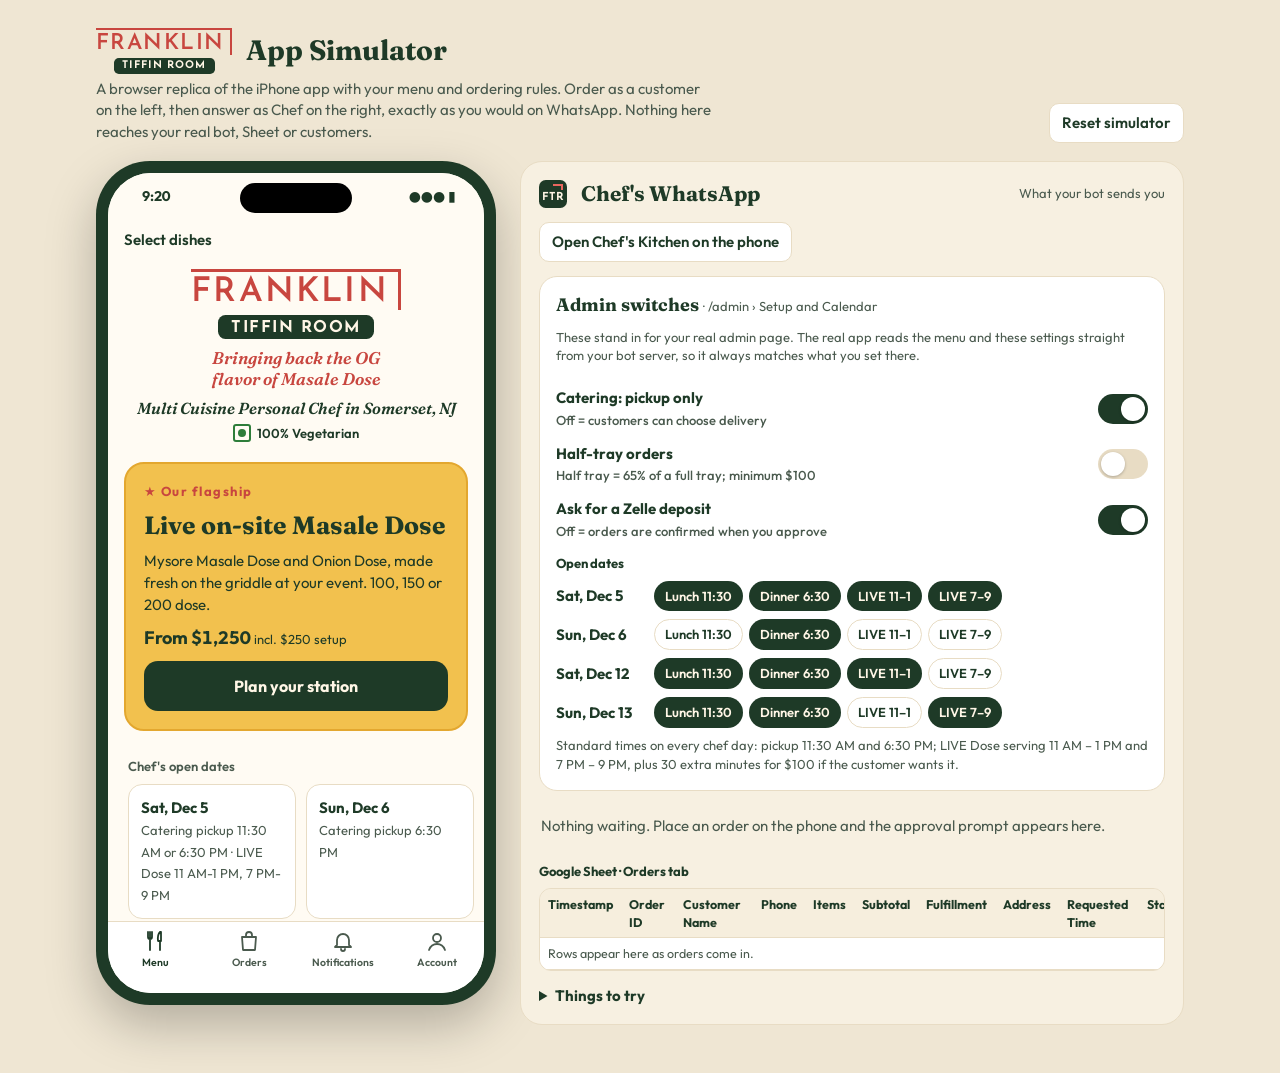
<file: app-preview/index.html>
<!doctype html>
<html lang="en">
<head>
<meta charset="utf-8">
<meta name="viewport" content="width=device-width, initial-scale=1, viewport-fit=cover">
<meta name="robots" content="noindex">
<title>FTR App Simulator</title>
<link rel="preconnect" href="https://fonts.googleapis.com">
<link rel="preconnect" href="https://fonts.gstatic.com" crossorigin>
<link href="https://fonts.googleapis.com/css2?family=Fraunces:ital,opsz,wght@0,9..144,700;1,9..144,600&family=Josefin+Sans:wght@600;700&family=Outfit:wght@400;500;600;700&display=swap" rel="stylesheet">
<style>
/* Layout: an iPhone-sized frame running the FTR app on the left, the chef's WhatsApp side on the right; stacks on narrow screens.
   Brand: the FTR catering flyers - cream paper, forest green, chili red, marigold gold; Fraunces / Josefin Sans / Outfit. */
:root {
  --bg: #efe6d3; --page: #fffbf3; --surface: #ffffff; --surface2: #f6eedd; --line: #e8dcc4;
  --ink: #1e3a27; --muted: #4a5a4e; --red: #c8463f; --forest: #1e3a27; --cream: #fff6e6;
  --leaf: #1e3a27; --leaf-ink: #fff6e6; --leaf-soft: #e6ede4;
  --tur: #f2c14e; --tur-line: #e3a72f; --tur-soft: #fbefd0; --tur-ink: #7a5200; --chili: #c8463f; --chili-soft: #f8ddd6; --bad: #b23a2c; --veg: #2e7d3a;
  --frame: #1e3a27; --wa: #f7f0e1; --wa-bubble: #ffffff;
  --f-display: "Fraunces", Georgia, "Times New Roman", serif;
  --f-logo: "Josefin Sans", "Futura", "Century Gothic", sans-serif;
  --f-body: "Outfit", "Segoe UI", system-ui, -apple-system, sans-serif;
}
@media (prefers-color-scheme: dark) { :root:not([data-theme="light"]) {
  --bg: #0b120e; --page: #111a14; --surface: #18241c; --surface2: #213027; --line: #2f3f34;
  --ink: #fff6e6; --muted: #b3bcaf; --red: #e8675e; --leaf: #f2c14e; --leaf-ink: #1e3a27; --leaf-soft: #22362a;
  --tur-soft: #3a2f14; --tur-ink: #f6d38a; --chili: #e8675e; --chili-soft: #43231d; --bad: #f08a7c; --veg: #6cc196;
  --frame: #000000; --wa: #141e18; --wa-bubble: #1c2a21; color-scheme: dark; } }
:root[data-theme="dark"] {
  --bg: #0b120e; --page: #111a14; --surface: #18241c; --surface2: #213027; --line: #2f3f34;
  --ink: #fff6e6; --muted: #b3bcaf; --red: #e8675e; --leaf: #f2c14e; --leaf-ink: #1e3a27; --leaf-soft: #22362a;
  --tur-soft: #3a2f14; --tur-ink: #f6d38a; --chili: #e8675e; --chili-soft: #43231d; --bad: #f08a7c; --veg: #6cc196;
  --frame: #000000; --wa: #141e18; --wa-bubble: #1c2a21; color-scheme: dark; }

* { box-sizing: border-box; }
body { background: var(--bg); color: var(--ink); font: 15px/1.45 var(--f-body); -webkit-font-smoothing: antialiased; }
button, input, textarea { font: inherit; color: inherit; }
button { cursor: pointer; }
:focus-visible { outline: 2px solid var(--leaf); outline-offset: 2px; }
.num { font-variant-numeric: tabular-nums; }
@media (prefers-reduced-motion: reduce) { * { transition: none !important; animation: none !important; } }

.wrap { max-width: 1120px; margin: 0 auto; padding-block: 20px 40px; padding-left: max(16px, env(safe-area-inset-left, 0px)); padding-right: max(16px, env(safe-area-inset-right, 0px)); }
.intro { display: flex; flex-wrap: wrap; align-items: end; justify-content: space-between; gap: 8px 20px; margin-bottom: 18px; }
.intro h1 { font: 700 28px/1.1 var(--f-display); margin: 0; text-wrap: balance; }
.intro p { margin: 4px 0 0; color: var(--muted); max-width: 62ch; }
.stage { display: grid; grid-template-columns: 400px minmax(0, 1fr); gap: 24px; align-items: start; }
@media (max-width: 860px) { .stage { grid-template-columns: minmax(0, 1fr); } }

/* phone */
.phone { width: 100%; max-width: 400px; margin: 0 auto; background: var(--frame); border-radius: 54px; padding: 12px; box-shadow: 0 20px 50px rgba(0,0,0,.25); }
.screen { position: relative; height: 820px; max-height: calc(100vh - 60px); min-height: 640px; border-radius: 43px; overflow: hidden; background: var(--page); display: flex; flex-direction: column; }
.status { height: 46px; flex: none; display: flex; align-items: center; justify-content: space-between; padding: 0 28px 0 34px; font-weight: 700; font-size: 14px; background: var(--page); position: relative; z-index: 3; }
.island { position: absolute; left: 50%; top: 10px; transform: translateX(-50%); width: 112px; height: 30px; border-radius: 20px; background: #000; }
.nav { flex: none; display: flex; align-items: center; gap: 8px; min-height: 44px; padding: 0 16px; background: var(--page); border-bottom: 1px solid transparent; }
.nav .title { flex: 1; text-align: center; font-weight: 700; font-size: 16px; }
.nav .side { min-width: 64px; display: flex; }
.nav .side.r { justify-content: flex-end; }
.link { background: none; border: 0; padding: 6px 0; color: var(--leaf); font-weight: 600; }
.body { flex: 1; overflow-y: auto; overflow-x: hidden; -webkit-overflow-scrolling: touch; }
.tabs { flex: none; display: grid; grid-template-columns: repeat(4, 1fr); background: var(--surface); border-top: 1px solid var(--line); padding: 6px 0 22px; }
.tab { background: none; border: 0; display: grid; justify-items: center; gap: 2px; font-size: 10.5px; font-weight: 600; color: var(--muted); position: relative; }
.tab svg { width: 24px; height: 24px; fill: none; stroke: currentColor; stroke-width: 1.8; stroke-linecap: round; stroke-linejoin: round; }
.tab.on { color: var(--leaf); }
.badge { position: absolute; top: -2px; left: calc(50% + 6px); min-width: 18px; height: 18px; border-radius: 9px; background: var(--chili); color: #fff; font-size: 11px; font-weight: 700; display: grid; place-items: center; padding: 0 5px; }

.mark { width: 28px; height: 28px; border-radius: 24%; flex: none; background: var(--forest); color: var(--cream); font: 700 11px/1 var(--f-logo); letter-spacing: .5px; display: grid; place-items: center; position: relative; padding-top: 7px; }
.mark::before { content: "FTR"; }
.mark::after { content: ""; position: absolute; top: 15%; right: 14%; width: 30%; height: 16%; border-top: 2px solid #e8675e; border-right: 2px solid #e8675e; }
.logo { display: inline-flex; flex-direction: column; align-items: center; gap: calc(var(--s) * .13); --s: 32px; }
.logo .fr { font: 600 var(--s)/1 var(--f-logo); letter-spacing: calc(var(--s) * .065); color: var(--red); border-top: calc(var(--s) * .11) solid var(--red); border-right: calc(var(--s) * .11) solid var(--red); padding: calc(var(--s) * .13) calc(var(--s) * .26) 0 0; }
.logo .tr { background: var(--forest); color: var(--cream); font: 700 calc(var(--s) * .48)/1 var(--f-logo); letter-spacing: calc(var(--s) * .045); padding: calc(var(--s) * .15) calc(var(--s) * .39) calc(var(--s) * .09); border-radius: calc(var(--s) * .22); }
.tagline { font: italic 600 17px/1.25 var(--f-display); color: var(--red); text-wrap: balance; }
.veg { display: inline-flex; align-items: center; gap: 6px; font-weight: 600; font-size: 13px; }
.veg i { width: 18px; height: 18px; border: 2px solid var(--veg); border-radius: 3px; display: grid; place-items: center; }
.veg i::after { content: ""; width: 8px; height: 8px; border-radius: 50%; background: var(--veg); }
.pad { padding: 0 20px; }
.h-big { font: 700 31px/1.1 var(--f-display); margin: 0; letter-spacing: -.01em; text-wrap: balance; }
.h-sec { font: 700 24px/1.15 var(--f-display); margin: 0; color: var(--red); }
.h-card { font: 700 19px/1.2 var(--f-display); margin: 0; }
.muted { color: var(--muted); }
.small { font-size: 13px; }
.stack { display: flex; flex-direction: column; gap: 12px; }
.row { display: flex; align-items: center; gap: 10px; }
.spread { display: flex; align-items: baseline; justify-content: space-between; gap: 10px; }

.dates { display: flex; gap: 10px; overflow-x: auto; padding: 0 20px 4px; scrollbar-width: none; }
.dcard { flex: none; width: 168px; padding: 12px; background: var(--surface); border: 1px solid var(--line); border-radius: 14px; }
.dcard b { display: block; }
.dish { width: 100%; display: flex; gap: 12px; align-items: baseline; text-align: left; background: none; border: 0; border-bottom: 1px solid var(--line); padding: 14px 20px; }
.dish .t { font: 700 18px/1.2 var(--f-display); }
.dish .d { font-size: 13.5px; color: var(--muted); display: -webkit-box; -webkit-line-clamp: 2; -webkit-box-orient: vertical; overflow: hidden; }
.dish .p { margin-left: auto; text-align: right; font-weight: 700; white-space: nowrap; }
.chip { display: inline-block; font-size: 12px; font-weight: 600; padding: 2px 8px; border-radius: 99px; background: var(--leaf-soft); color: var(--leaf); }
.lds { margin: 0 16px; padding: 18px; border-radius: 20px; background: var(--tur); border: 2px solid var(--tur-line); color: #1e3a27; display: flex; flex-direction: column; gap: 10px; }
.lds .flag { color: #c8463f; font-weight: 700; font-size: 13px; letter-spacing: 1.5px; }
.lds .btn { background: #1e3a27; color: #fff6e6; }
.panel { background: var(--surface); border: 1px solid var(--line); border-radius: 18px; padding: 16px; display: flex; flex-direction: column; gap: 12px; }
.notice { display: flex; gap: 10px; padding: 11px 12px; border-radius: 12px; background: var(--leaf-soft); font-size: 14px; }
.notice.warn { background: var(--tur-soft); }
.notice.bad { background: var(--chili-soft); }
.notice::before { content: "i"; flex: none; width: 18px; height: 18px; border-radius: 50%; display: grid; place-items: center; font-size: 12px; font-weight: 700; background: var(--leaf); color: var(--leaf-ink); }
.notice.warn::before { content: "!"; background: var(--tur); color: #1e3a27; }
.notice.bad::before { content: "!"; background: var(--bad); color: #fff; }

.btn { width: 100%; min-height: 50px; border: 0; border-radius: 14px; background: var(--leaf); color: var(--leaf-ink); font-weight: 700; font-size: 16px; padding: 0 16px; }
.btn.tur { background: var(--tur); color: #1e3a27; }
.btn.soft { background: var(--leaf-soft); color: var(--leaf); font-weight: 600; min-height: 46px; }
.btn:disabled { opacity: .4; cursor: not-allowed; }
.btn:active:not(:disabled) { transform: scale(.98); }
.cartbar { flex: none; padding: 8px 16px; background: var(--page); border-top: 1px solid var(--line); }
.cartbar .btn { display: flex; justify-content: space-between; align-items: center; }
.field { width: 100%; padding: 12px 14px; border: 1px solid var(--line); border-radius: 12px; background: var(--surface); }
textarea.field { resize: vertical; min-height: 64px; }
.stepper { display: inline-flex; align-items: center; background: var(--surface2); border-radius: 99px; }
.stepper button { width: 38px; height: 38px; border: 0; background: none; color: var(--leaf); font-size: 20px; font-weight: 700; }
.stepper button:disabled { color: var(--muted); opacity: .4; }
.stepper span { min-width: 34px; text-align: center; font-weight: 700; font-size: 17px; }
.pick { display: grid; grid-template-columns: repeat(3, 1fr); gap: 10px; }
.opt { border: 1px solid var(--line); background: var(--surface); border-radius: 14px; padding: 12px 6px; text-align: center; }
.opt.on { background: var(--leaf); color: var(--leaf-ink); border-color: transparent; }
.opt b { display: block; font: 700 22px/1 var(--f-display); }
.datechips { display: flex; gap: 10px; overflow-x: auto; scrollbar-width: none; padding-bottom: 2px; }
.datechips .opt { flex: none; width: 90px; }
.datechips .opt b { font-size: 17px; margin-top: 2px; }
.choice { display: flex; gap: 12px; align-items: flex-start; width: 100%; text-align: left; border: 1px solid var(--line); background: var(--surface); border-radius: 12px; padding: 12px 14px; }
.choice.on { border-color: var(--leaf); box-shadow: inset 0 0 0 1px var(--leaf); }
.radio { flex: none; width: 20px; height: 20px; border-radius: 50%; border: 2px solid var(--muted); margin-top: 1px; }
.choice.on .radio { border-color: var(--leaf); background: radial-gradient(circle, var(--leaf) 0 45%, transparent 50%); }
.toggle { display: flex; align-items: center; justify-content: space-between; gap: 12px; font-weight: 600; }
.switch { flex: none; width: 50px; height: 30px; border-radius: 15px; border: 0; background: var(--line); position: relative; }
.switch::after { content: ""; position: absolute; top: 3px; left: 3px; width: 24px; height: 24px; border-radius: 50%; background: #fff; box-shadow: 0 1px 3px rgba(0,0,0,.25); transition: left .15s; }
.switch.on { background: var(--leaf); }
.switch.on::after { left: 23px; }
.line { display: flex; gap: 10px; align-items: baseline; }
.line .r { margin-left: auto; white-space: nowrap; }
.pill { display: inline-block; white-space: nowrap; flex: none; font-size: 12.5px; font-weight: 600; padding: 3px 10px; border-radius: 99px; background: var(--surface2); color: var(--muted); }
.pill.act { background: var(--tur-soft); color: var(--tur-ink); }
.pill.good { background: var(--leaf-soft); color: var(--leaf); }
.pill.bad { background: var(--chili-soft); color: var(--bad); }
.ocard { width: 100%; text-align: left; background: var(--surface); border: 1px solid var(--line); border-radius: 16px; padding: 14px; display: flex; flex-direction: column; gap: 6px; }
.ocard.act { border-color: var(--tur); }
iframe.kitchen { flex: 1; width: 100%; border: 0; background: var(--page); }
.tile { flex: none; width: 50px; border: 1px solid var(--line); border-radius: 10px; overflow: hidden; background: var(--surface); display: flex; flex-direction: column; align-items: center; }
.tile b { width: 100%; text-align: center; background: var(--red); color: #fff6e6; font-size: 11px; font-weight: 700; padding: 3px 0; }
.tile span { font: 700 22px/1.1 var(--f-display); padding-top: 2px; }
.tile i { font-style: normal; font-size: 11px; font-weight: 600; color: var(--muted); padding-bottom: 4px; }
.copyrow { display: flex; align-items: center; gap: 10px; width: 100%; text-align: left; border: 0; background: var(--surface2); border-radius: 12px; padding: 10px 12px; }
.copyrow .v { font-weight: 700; word-break: break-all; }
.big-money { font: 700 34px/1 var(--f-display); }
.bubble { display: flex; gap: 10px; align-items: flex-start; }
.bubble .b { flex: 1; min-width: 0; background: var(--surface); border-radius: 4px 18px 18px 18px; padding: 12px 14px; white-space: pre-wrap; word-wrap: break-word; }
.bubble.unread .b { background: var(--leaf-soft); }
.pstep { display: flex; gap: 12px; align-items: flex-start; }
.pnum { flex: none; width: 28px; height: 28px; border-radius: 50%; background: var(--forest); color: var(--cream); display: grid; place-items: center; font: 700 15px/1 var(--f-logo); padding-top: 2px; }
.zqr { display: block; width: 200px; max-width: 100%; margin: 0; border-radius: 10px; background: #fff; padding: 6px; image-rendering: pixelated; }
.qr { width: 150px; height: 150px; margin: 0 auto; border-radius: 10px; background: var(--surface2); display: grid; place-items: center; text-align: center; font-size: 12px; color: var(--muted); padding: 10px; }

/* tiffin progress */
.tiffin { display: flex; gap: 18px; align-items: flex-end; }
.carrier { display: flex; flex-direction: column; align-items: center; gap: 6px; width: 84px; flex: none; }
.handle { width: 46px; height: 20px; border: 4px solid color-mix(in srgb, var(--muted) 55%, transparent); border-bottom: 0; border-radius: 12px 12px 0 0; }
.tier { width: 72px; height: 34px; border-radius: 9px; background: linear-gradient(90deg, var(--surface2), var(--line), var(--surface2)); position: relative; }
.tier::before { content: ""; position: absolute; left: 0; right: 0; top: 4px; height: 2px; background: var(--line); }
.tier.full::after { content: ""; position: absolute; inset: 4px; border-radius: 6px; background: var(--tur); box-shadow: inset 0 0 0 1px var(--tur-line); }
.tier.closed::after { background: var(--chili); }
.tier.now { outline: 2px dashed var(--tur); outline-offset: -1px; }
.base { width: 84px; height: 10px; border-radius: 6px; background: color-mix(in srgb, var(--muted) 35%, transparent); }
.steps { flex: 1; display: flex; flex-direction: column; padding-bottom: 13px; }
.steps div { height: 40px; display: flex; align-items: center; justify-content: space-between; gap: 8px; color: var(--muted); }
.steps div.done { color: var(--ink); font-weight: 700; }
.steps div.now { color: var(--tur-ink); font-weight: 700; }

/* sheets */
.sheet-back { position: absolute; inset: 0; background: rgba(0,0,0,.35); z-index: 5; display: flex; align-items: flex-end; }
.sheet-back.anim { animation: fade .18s ease-out; }
.sheet { width: 100%; height: calc(100% - 54px); background: var(--page); border-radius: 14px 14px 0 0; display: flex; flex-direction: column; overflow: hidden; }
.anim .sheet { animation: up .24s ease-out; }
.grab { width: 38px; height: 5px; border-radius: 3px; background: var(--line); margin: 6px auto 0; flex: none; }
@keyframes up { from { transform: translateY(40px); opacity: .6; } }
@keyframes fade { from { opacity: 0; } }
.sms { position: absolute; left: 10px; right: 10px; top: 52px; z-index: 9; background: color-mix(in srgb, var(--surface) 92%, transparent); backdrop-filter: blur(8px); border: 1px solid var(--line); border-radius: 18px; padding: 10px 14px; box-shadow: 0 8px 24px rgba(0,0,0,.18); animation: drop .3s ease-out; }
@keyframes drop { from { transform: translateY(-20px); opacity: 0; } }

/* chef side */
.chef { background: var(--wa); border: 1px solid var(--line); border-radius: 22px; padding: 18px; display: flex; flex-direction: column; gap: 14px; min-width: 0; }
.chef-head { display: flex; flex-wrap: wrap; align-items: center; gap: 10px 14px; }
.chef-head h2 { font: 700 21px/1.2 var(--f-display); margin: 0; flex: 1; min-width: 200px; }
.chef .msg .chatlog { white-space: normal; display: grid; gap: 4px; margin: 8px 0 2px; padding: 8px 10px; border-radius: 10px; background: rgba(0,0,0,.04); font-size: 14px; }
.cbub { display: grid; gap: 2px; max-width: 82%; }
.cbub .t { padding: 8px 12px; border-radius: 14px; background: var(--surface, #fff); border: 1px solid var(--line); }
.cbub.me { justify-self: end; text-align: right; }
.cbub.me .t { background: var(--leaf); color: var(--leaf-ink, #fff6e6); border-color: transparent; text-align: left; }
.chef .msg { background: var(--wa-bubble); border-radius: 4px 16px 16px 16px; padding: 12px 14px; white-space: pre-wrap; word-wrap: break-word; box-shadow: 0 1px 1px rgba(0,0,0,.06); }
.chef .msg .hd { font-weight: 700; margin-bottom: 4px; }
.chef .btns { display: grid; grid-template-columns: repeat(auto-fit, minmax(120px, 1fr)); gap: 1px; margin-top: 10px; border-top: 1px solid var(--line); background: var(--line); border-radius: 0 0 12px 12px; overflow: hidden; }
.chef .btns button { border: 0; background: var(--wa-bubble); color: var(--leaf); font-weight: 700; padding: 10px; }
.chef .inline { display: flex; flex-wrap: wrap; gap: 8px; margin-top: 10px; }
.chef .inline input { flex: 1; min-width: 120px; padding: 9px 12px; border: 1px solid var(--line); border-radius: 10px; background: var(--surface); }
.chef .inline button { border: 0; border-radius: 10px; background: var(--leaf); color: var(--leaf-ink); font-weight: 700; padding: 9px 14px; }
.chef .when { font-size: 12px; color: var(--muted); margin-top: 6px; }
.empty { color: var(--muted); padding: 10px 2px; }
.ghost { border: 1px solid var(--line); background: var(--surface); border-radius: 10px; padding: 8px 12px; font-weight: 600; }
.log { font-size: 13px; color: var(--muted); display: flex; flex-direction: column; gap: 4px; max-height: 180px; overflow: auto; }
.sheetrow { overflow-x: auto; border: 1px solid var(--line); border-radius: 12px; background: var(--surface); }
.sheetrow table { border-collapse: collapse; font-size: 12.5px; min-width: 720px; width: 100%; }
.sheetrow th, .sheetrow td { border-bottom: 1px solid var(--line); padding: 6px 8px; text-align: left; vertical-align: top; }
.sheetrow th { background: var(--surface2); font-weight: 700; }
details.howto summary { cursor: pointer; font-weight: 700; }
</style>
</head>
<body>


<div class="wrap">
  <div class="intro">
    <div>
      <div class="row" style="gap:14px;align-items:center"><span class="logo" style="--s:22px"><span class="fr">FRANKLIN</span><span class="tr">TIFFIN ROOM</span></span><h1>App Simulator</h1></div>
      <p>A browser replica of the iPhone app with your menu and ordering rules. Order as a customer on the left, then answer as Chef on the right, exactly as you would on WhatsApp. Nothing here reaches your real bot, Sheet or customers.</p>
    </div>
    <button class="ghost" data-a="reset">Reset simulator</button>
  </div>
  <div class="stage">
    <div class="phone"><div class="screen" id="screen"></div></div>
    <section class="chef" id="chef" aria-label="Chef's WhatsApp"></section>
  </div>
</div>

<script>
(function () {
"use strict";

// ------------------------------------------------------------------ menu (your sample menu from /admin)
const MENU = {"settings":{"businessName":"Franklin Tiffin Room","shortName":"FTR","tagline":"your home-style cooking chef","phoneDisplay":"1-234-FTR-DOSE (387-3673)","minOrderSubtotal":150,"maxOrderQtyPerItem":4,"cateringPickupOnly":true,"halfTrays":false,"halfTrayPercent":65,"payment":{"enabled":true,"zelleTo":"FranklinTiffinRoom","zelleName":"","depositPercent":50,"cateringHoursBefore":48,"ldsDaysBefore":3,"ldsTime":"10:00"},"delivery":{"ldsMaxMiles":40,"maxMiles":25}},
"categories":[{"id":"south-indian-catering","title":"South Indian Catering","subtitle":"South Indian - authentic Hoysala Karnataka style vegetarian delicacies catering menu","items":[
{"id":"bisi-bele-bhath","title":"Bisi Bele Bhath","description":"Bisi bele bath is a famous, spicy rice dish from Karnataka (originated in Mysore Palace kitchen), India, made by cooking rice, toor dal (pigeon pea lentils), mixed vegetables, and tamarind together with a special aromatic spice blend.","price":170,"size":"Large","servesMin":40,"servesMax":45},
{"id":"mosaranna","title":"Mosaranna","description":"Mosaranna is a traditional South Indian comfort food made of soft-cooked mashed rice mixed with fresh yogurt and a fragrant oil tempering.","price":120,"size":"Large","servesMin":50,"servesMax":55},
{"id":"vangi-bhath","title":"Vangi Bhath","description":"Vangi Bath (or Vangi Bhath) is a popular South Indian spiced rice dish. The name translates to \"brinjal\" (eggplant) and \"rice\". It features cooked rice tossed with tender sauteed eggplants and a special, aromatic blend of roasted lentils, coconut, and spices.","price":150,"size":"Large","servesMin":40,"servesMax":45},
{"id":"saaru","title":"Saaru","description":"Saaru is a traditional, watery South Indian soup-like dish also known as rasam, characterized by a sharp balance of spicy, sour, and tangy flavors. It is made with a liquid base of tamarind, tomatoes, and a spice blend called saaru pudi.","price":100,"size":"10 quarts","servesMin":50,"servesMax":60},
{"id":"majjige-huli","title":"Majjige HuLi","description":"Majjige huli is a traditional Karnataka-style, yogurt-based South Indian vegetarian curry made with buttermilk, coconut, and tender vegetables.","price":125,"size":"10 quarts","servesMin":50,"servesMax":60},
{"id":"maddur-vade","title":"Maddur Vade","description":"Maddur vade is a savory, crunchy deep-fried fritter made with rice flour, semolina (rava), and all-purpose flour (maida). It originates from the town of Maddur in Karnataka, India, and features a textured, cracked outer crust with a soft center.","price":100,"size":"50 pcs","servesMin":50,"servesMax":1},
{"id":"palya","title":"Palya","description":"Palya is a classic South Indian dry vegetable stir-fry, typically featuring chopped vegetables, a spiced oil tempering, and fresh coconut. PRICE DEPENDS ON SEASONALLY AVAILABLE VEGETABLES AND CHOICE OF VEGETABLES","price":120,"size":"Large","servesMin":50,"servesMax":60,"requiresNote":true,"notePrompt":"Which vegetable would you like for the Palya? (e.g. beans, cabbage, carrot)"},
{"id":"kosambari","title":"Kosambari","description":"Kosambari is a traditional South Indian raw salad made from soaked split pulses, fresh vegetables, and a light tempering.","price":80,"size":"Large","servesMin":60,"servesMax":70},
{"id":"huggi-w-hunse-gojju","title":"Huggi w/huNse gojju","description":"Huggi is a traditional comfort food from Karnataka. Khara Huggi (a savory rice and lentil dish similar to pongal or khichdi)","price":150,"size":"Large","servesMin":40,"servesMax":50},
{"id":"bajji-pakoda","title":"Bajji / pakoda","description":"125 - 150 pieces of mix - bell pepper, herekai, alugadde, zucchini, onion.","price":100,"size":"Large","servesMin":1,"servesMax":1},
{"id":"huli","title":"Huli","description":"Huli is a traditional, comforting lentil and vegetable stew from Karnataka characterized by its tangy, spiced flavor profile. It relies on a blend of cooked lentils, fresh vegetables, tamarind for sourness, and a ground coconut spice paste.","price":130,"size":"10 Quarts","servesMin":50,"servesMax":55},
{"id":"payasa","title":"Payasa","description":"Payasa (or Payasam) is a traditional and creamy South Indian sweet pudding or kheer from Karnataka, made with a base of milk or coconut milk, sweetened with sugar or jaggery, and flavored with cardamom, cashews, and grapes.","price":100,"size":"Medium","servesMin":50,"servesMax":55},
{"id":"sweet-huggi","title":"Sweet Huggi","description":"Sweet huggi (also known as sihi huggi or hugge) is a traditional South Indian comfort dessert from Karnataka made with rice or broken wheat, moong dal, jaggery, and ghee.","price":100,"size":"Half","servesMin":40,"servesMax":50},
{"id":"jamoon","title":"Jamoon","description":"DRY or WET - Gulab jamoon (or gulab jamun) is a famous sweet ball made from milk and soaked in sugar syrup. It is soft, very sweet, and has a rich smell of cardamom and rose water.","price":100,"size":"50 pcs","servesMin":50,"servesMax":50},
{"id":"ambode","title":"Ambode","description":"Ambode is a traditional Karnataka-style crispy lentil fritter made primarily with coarse chana dal, fresh dill leaves, and aromatic spices.","price":100,"size":"100 pcs","servesMin":50,"servesMax":100}]}],
"lds":{"title":"LIVE Dose Station","subtitle":"Made-to-order Mysore Masale Dose and Onion Dose, cooked live at your event","setupFee":250,"pricePerHundred":1000,"minTotal":100,"maxTotal":200,"increment":50,"mdTitle":"Mysore Masale Dose","mdDescription":"Crispy Mysore Masale Dose (MD) cooked live, served with red garlic chutney, potato masale, and green chutney.","odTitle":"Onion Dose","odDescription":"Crispy Onion Dose (OD) cooked live from the same station.","setupMinutes":30,"closeoutMinutes":30,"delayFeePerHour":200,"servingMinutesByTotal":{"100":75,"150":90,"200":120},"travelFreeMiles":20,"travelFeePerBlock":50,"travelBlockMiles":10}};
const ST = MENU.settings, LDS = MENU.lds, CAT = MENU.categories[0];
const TZ = "America/New_York";
const CODE = "246810";
const ZELLE_QR = "[data-uri]";

// Sample addresses the simulator's map lookup knows (miles from the Somerset kitchen).
const PLACES = [
  { key: "princeton", label: "25 Oak Ave, Princeton, NJ 08540", miles: 13.6 },
  { key: "edison", label: "100 Main St, Edison, NJ 08817", miles: 6.2 },
  { key: "hoboken", label: "300 Washington St, Hoboken, NJ 07030", miles: 31.4 },
  { key: "philadelphia", label: "1 Market St, Philadelphia, PA 19106", miles: 51.1 }
];

// ------------------------------------------------------------------ dates & time helpers
function todayISO() { return new Date().toLocaleDateString("en-CA", { timeZone: TZ }); }
function addDays(iso, n) { const [y, m, d] = iso.split("-").map(Number); return new Date(Date.UTC(y, m - 1, d + n)).toISOString().slice(0, 10); }
function dow(iso) { const [y, m, d] = iso.split("-").map(Number); return new Date(Date.UTC(y, m - 1, d)).getUTCDay(); }
function dateLabel(iso) { const [y, m, d] = iso.split("-").map(Number); return new Date(Date.UTC(y, m - 1, d)).toLocaleDateString("en-US", { weekday: "short", month: "short", day: "numeric", timeZone: "UTC" }); }
function t12(t) { const [h, m] = t.split(":").map(Number); return (h % 12 || 12) + ":" + String(m).padStart(2, "0") + (h >= 12 ? " PM" : " AM"); }
function tShort(t) { return t12(t).replace(":00 ", " "); }
function mins(t) { const [h, m] = t.split(":").map(Number); return h * 60 + m; }
function hhmm(n) { return String(Math.floor(n / 60) % 24).padStart(2, "0") + ":" + String(n % 60).padStart(2, "0"); }

// Chef's open dates: the next two weekends. What each date offers comes from the
// calendar switches in the Chef panel (Lunch, Dinner, Delivery, LIVE Dose) - like /admin.
// Standard times (admin › Setup › Standard times): used on every chef day.
const SESSIONS = [{ start: "11:00", end: "13:00", label: "Lunch" }, { start: "19:00", end: "21:00", label: "Evening" }];
const EXT = { minutes: 30, fee: 100 };
const PICKUP_PM = "18:30";
const DEFAULT_DAYS = [{ am: true, pm: true, delivery: false, ldsL: true, ldsE: true }, { am: false, pm: true, delivery: false, ldsL: false, ldsE: false }, { am: true, pm: true, delivery: false, ldsL: true, ldsE: false }, { am: true, pm: true, delivery: false, ldsL: false, ldsE: true }];
const extraDoseNote = () => `Extra doses on site (while supplies last): $${LDS.pricePerHundred / 100} per dose, in 10s.`;
const DEFAULT_SETTINGS = { pickupOnly: true, halfTrays: false, deposit: true };
function baseDates() {
  let sat = todayISO();
  while (dow(sat) !== 6) sat = addDays(sat, 1);
  return [sat, addDays(sat, 1), addDays(sat, 7), addDays(sat, 8)];
}
function chefDates() {
  return baseDates().map((date, i) => {
    const t = S.days[i];
    return { date, pickupAM: t.am, pickupPM: t.pm, catering: t.delivery && !S.settings.pickupOnly ? [{ start: "12:00", end: "18:00" }] : [], liveDose: SESSIONS.filter((w, k) => t[k ? "ldsE" : "ldsL"]).map((w) => ({ ...w })) };
  }).filter((d) => d.pickupAM || d.pickupPM || d.catering.length || d.liveDose.length);
}
function summary(d) {
  const parts = [], p = [];
  if (d.pickupAM) p.push("11:30 AM");
  if (d.pickupPM) p.push("6:30 PM");
  if (p.length) parts.push("Catering pickup " + p.join(" or "));
  if (d.catering.length) parts.push("Catering delivery " + d.catering.map((w) => tShort(w.start) + "-" + tShort(w.end)).join(", "));
  if (d.liveDose.length) parts.push("LIVE Dose " + d.liveDose.map((w) => tShort(w.start) + "-" + tShort(w.end)).join(", "));
  return parts.join(" · ");
}
function ldsMinutes(total) { return LDS.setupMinutes + (LDS.servingMinutesByTotal[total] || Math.round(total * 0.6)) + LDS.closeoutMinutes; }
function slotsFor(d, kind, plates, ful) {
  if (kind === "lds") {
    // The standard on-site sessions open that day.
    return d.liveDose.map((w) => ({ id: "slot:" + w.start + "-" + w.end, title: t12(w.start) + " - " + t12(w.end), sub: w.label + " session - on-site serving time" }));
  }
  const out = [];
  if (ful === "delivery") {
    d.catering.forEach((w) => { for (let s = mins(w.start); s + 180 <= mins(w.end); s += 180) out.push({ id: "slot:" + hhmm(s) + "-" + hhmm(s + 180), title: t12(hhmm(s)) + " - " + t12(hhmm(s + 180)) }); });
    return out;
  }
  if (d.pickupAM) out.push({ id: "slot:pickup-am", title: "Pickup by 11:30 AM", sub: "Lunch order" });
  if (d.pickupPM) out.push({ id: "slot:pickup-pm", title: "Pickup by 6:30 PM", sub: "Dinner order" });
  return out;
}
function ldsSchedule(start, total) {
  const s = mins(start), first = s + LDS.setupMinutes, last = first + (LDS.servingMinutesByTotal[total] || Math.round(total * 0.6)), wrap = last + LDS.closeoutMinutes;
  return { arrival: t12(start), firstDose: t12(hhmm(first)), lastDose: t12(hhmm(last)), wrapUp: t12(hhmm(wrap)) };
}
function travelFee(miles) { if (miles == null) return null; if (miles <= LDS.travelFreeMiles) return 0; return Math.ceil((miles - LDS.travelFreeMiles) / LDS.travelBlockMiles) * LDS.travelFeePerBlock; }
function ldsPrice(total) { return (total * LDS.pricePerHundred) / 100 + LDS.setupFee; }

// Zelle deposit deadline (same rule as payments.js): catering 48h before the day; LIVE Dose 10 AM three days before.
function deadlineFor(order) {
  const [y, m, d] = order.eventDate.split("-").map(Number);
  let t;
  if (order.type === "lds") t = new Date(Date.UTC(y, m - 1, d - 3, 15, 0)); // 10:00 ET (EST)
  else t = new Date(Date.UTC(y, m - 1, d - 2, 5, 0) - 60000); // 11:59 PM ET the night before
  const min = Date.now() + 2 * 3600000;
  return new Date(Math.max(t.getTime(), min));
}
function deadlineLabel(dt) { return new Date(dt).toLocaleString("en-US", { timeZone: TZ, weekday: "short", month: "short", day: "numeric", hour: "numeric", minute: "2-digit" }); }

// ------------------------------------------------------------------ formatting
const esc = (v) => String(v == null ? "" : v).replace(/[&<>"']/g, (c) => ({ "&": "&amp;", "<": "&lt;", ">": "&gt;", '"': "&quot;", "'": "&#39;" }[c]));
function money(n, cents) { const show = cents == null ? Math.round(n) !== n : cents; return "$" + Number(n || 0).toLocaleString("en-US", { minimumFractionDigits: show ? 2 : 0, maximumFractionDigits: show ? 2 : 0 }); }
function phoneFmt(d) { d = String(d).replace(/\D/g, "").slice(0, 10); if (!d) return ""; if (d.length <= 3) return "(" + d; if (d.length <= 6) return "(" + d.slice(0, 3) + ") " + d.slice(3); return "(" + d.slice(0, 3) + ") " + d.slice(3, 6) + "-" + d.slice(6); }
function orderId(prefix) { return prefix + "-" + Date.now().toString(36).toUpperCase(); }
function stamp() { return new Date().toLocaleString("en-US", { timeZone: TZ, month: "short", day: "numeric", hour: "numeric", minute: "2-digit" }); }

// ------------------------------------------------------------------ state
const KEY = "ftr-sim-v2";
function fresh() {
  return {
    user: null, // { phone, first, last }
    cart: { lines: [], lds: null },
    orders: [], inbox: [], chefLog: [], sheet: [],
    settings: { ...DEFAULT_SETTINGS }, days: DEFAULT_DAYS.map((d) => ({ ...d })), savedAt: null,
    ui: { tab: "menu", stack: { menu: [], orders: [], messages: [], account: [] }, sheet: null, sms: null }
  };
}
let S;
try { S = JSON.parse(localStorage.getItem(KEY)) || fresh(); } catch (e) { S = fresh(); }
if (!S.ui || !S.ui.stack) S = fresh();
S.ui.sheet = null; S.ui.sms = null; S.ui.selecting = false; S.ui.picked = [];
if (!S.settings) S.settings = { ...DEFAULT_SETTINGS };
if (!S.days) S.days = DEFAULT_DAYS.map((d) => ({ ...d }));
const draft = {};
let animNext = false; // typed text that shouldn't trigger re-renders
function save() { try { localStorage.setItem(KEY, JSON.stringify(S)); } catch (e) { /* private window */ } }

// Half trays (admin switch): whole trays at full price, a half tray at 65% of a full one.
const HALF = () => S.settings.halfTrays;
const STEP = () => (HALF() ? 0.5 : 1);
const trayTotal = (price, qty) => Math.floor(qty) * price + (qty % 1 ? Math.round(price * 0.65 * 100) / 100 : 0);
const minOrder = () => (HALF() ? 100 : ST.minOrderSubtotal);
const qtyText = (q) => (q % 1 ? (Math.floor(q) || "") + "½" : String(q));
const cartTotal = () => S.cart.lds ? S.cart.lds.price : S.cart.lines.reduce((s, l) => s + trayTotal(l.price, l.qty), 0);
const cartCount = () => S.cart.lds ? 1 : S.cart.lines.length;
const dishById = (id) => CAT.items.find((i) => i.id === id);
const needsYou = (o) => o.stage === "deposit_due" || o.stage === "quote_ready";
const unread = () => S.inbox.filter((m) => !m.read).length;

// What the bot would text the customer -> lands in the app's Messages tab.
// Every message is labelled, the same rules as the server (appInbox.js).
const TAGS = [
  ["chef_message", "Message from Chef", /^Message from Chef about your order/i],
  ["paid", "Payment confirmed", /^Payment received - thank you/i],
  ["not_received", "Payment not received", /hasn't received/i],
  ["released", "Released", /released/i],
  ["deposit_due", "Deposit due", /please send a \d+% deposit by Zelle/i],
  ["screenshot", "Screenshot received", /received your payment screenshot/i],
  ["declined", "Declined", /not able to take|isn't able to take|declined\b/i],
  ["approved", "Approved", /Chef approved your order|is confirmed!|^Confirmed! Your custom order|accepted the quote/i],
  ["received", "Received", /is being reviewed|has gone to the chef|passed your question along|Chef will confirm your order .* shortly/i]
];
function classify(text, header) {
  if (/quote is ready/i.test(header || "")) return { tag: "quote", tagLabel: "Quote ready" };
  for (const [tag, tagLabel, re] of TAGS) if (re.test(text)) return { tag, tagLabel };
  return { tag: "update", tagLabel: "Update" };
}
function endChat(id) { if (S.chat === id) S.chat = null; }
/** Same rules as the bot: "12:30 PM", "6:30 PM - 8:30 PM", optional "11/8" first. */
function parseChefTime(text, o) {
  const re = /(\d{1,2})(?::(\d{2}))?\s*([ap])\.?\s?m\.?|\bnoon\b/gi, ts = [];
  let m; const raw = String(text);
  while ((m = re.exec(raw))) { if (/noon/i.test(m[0])) { ts.push("12:00"); continue; } let h = +m[1] % 12; if (m[3].toLowerCase() === "p") h += 12; ts.push(String(h).padStart(2, "0") + ":" + (m[2] || "00")); }
  if (!ts.length) return null;
  const dm = /(\d{1,2})[\/-](\d{1,2})/.exec(raw.replace(re, " "));
  let day = o.eventDate;
  if (dm) { const y = +o.eventDate.slice(0, 4); day = `${y}-${String(+dm[1]).padStart(2, "0")}-${String(+dm[2]).padStart(2, "0")}`; o.eventDate = day; }
  const dl = dateLabel(day) + ", ";
  if (o.type === "lds") {
    let end = ts[1];
    if (!end) { const r = /(\d{1,2}:\d{2} [AP]M) - (\d{1,2}:\d{2} [AP]M)/.exec(o.requestedTime || ""); const to24 = (l) => { const q = /(\d+):(\d+) ([AP])/.exec(l); let h = +q[1] % 12; if (q[3] === "P") h += 12; return h * 60 + +q[2]; }; const len = r ? to24(r[2]) - to24(r[1]) : 120; end = hhmm(mins(ts[0]) + (len > 0 ? len : 120)); }
    return `${dl}LIVE Dose serving ${t12(ts[0])} - ${t12(end)}`;
  }
  return `${dl}pickup at ${t12(ts[0])}${ts[1] ? " - " + t12(ts[1]) : ""}`;
}
function tell(text, extra) { S.inbox.unshift({ id: Math.random().toString(36).slice(2), at: stamp(), text, read: false, ...(extra || {}), ...classify(text, extra && extra.header) }); }
function chefLog(text) { S.chefLog.unshift(stamp() + " · " + text); }
function sheetRow(o) {
  const items = o.type === "custom" ? "CUSTOM REQUEST: " + o.request : o.lines.map((l) => l.kind === "lds" ? `LIVE Dose Station: ${l.detail}${l.travelFee ? ` (+$${l.travelFee.toFixed(2)} travel)` : ""}${l.extFee ? ` (+$${l.extFee.toFixed(2)} for ${EXT.minutes} extra min)` : ""}${l.note ? ` (note: ${l.note})` : ""}` : `${l.qtyLabel || l.qty}x ${l.title}${l.qty % 1 ? " (half tray)" : ""}${l.note ? ` (note: ${l.note})` : ""}`).join("; ");
  const row = S.sheet.find((r) => r.id === o.id);
  const data = { id: o.id, ts: o.createdAt, name: S.user ? S.user.first + " " + S.user.last : "", phone: S.user ? "1" + S.user.phone : "", items, subtotal: o.subtotal.toFixed(2), fulfillment: o.fulfillment || "custom", address: o.address || "", time: o.requestedTime || "", status: o.status, payment: payText(o) };
  if (row) Object.assign(row, data); else S.sheet.unshift(data);
}
function payText(o) {
  const p = o.payment; if (!p) return "";
  if (p.state === "paid") return `Deposit ${money(p.depositDue, true)} PAID; balance ${money(p.balance, true)}`;
  if (p.state === "review") return `Deposit ${money(p.depositDue, true)} - screenshot received, chef to confirm`;
  return `Deposit ${money(p.depositDue, true)} due by ${deadlineLabel(p.deadline)}`;
}
function setStatus(o, status, stage) { o.status = status; o.stage = stage; sheetRow(o); }

// ------------------------------------------------------------------ navigation
function cur() { const st = S.ui.stack[S.ui.tab]; return st[st.length - 1] || null; }
function push(screen, params) { S.ui.stack[S.ui.tab].push({ screen, ...(params || {}) }); render(true); }
function pop() { S.ui.stack[S.ui.tab].pop(); render(true); }
function openSheet(type, params) { animNext = true; S.ui.sheet = { type, view: params && params.view || null, ...(params || {}) }; render(true); }
function closeSheet() { S.ui.sheet = null; render(true); }

// ------------------------------------------------------------------ icons
const ICON = {
  menu: '<svg viewBox="0 0 24 24"><path d="M7 3v8M5 3v5a2 2 0 0 0 4 0V3M7 11v10M17 3c-2 2-2.5 5-2 9h3V3zM17 12v9"/></svg>',
  orders: '<svg viewBox="0 0 24 24"><path d="M5 8h14l-1 13H6zM9 8V6a3 3 0 0 1 6 0v2"/></svg>',
  messages: '<svg viewBox="0 0 24 24"><path d="M6 16V11a6 6 0 0 1 12 0v5l2 2H4zM10 20a2 2 0 0 0 4 0"/></svg>',
  account: '<svg viewBox="0 0 24 24"><circle cx="12" cy="9" r="4"/><path d="M4 21c1.5-4 4.5-6 8-6s6.5 2 8 6"/></svg>'
};

// ------------------------------------------------------------------ screens
function navBar(title, left, right) {
  return `<div class="nav"><div class="side">${left || ""}</div><div class="title">${title || ""}</div><div class="side r">${right || ""}</div></div>`;
}
const LOGO = (s) => `<span class="logo" style="--s:${s}px" role="img" aria-label="Franklin Tiffin Room"><span class="fr">FRANKLIN</span><span class="tr">TIFFIN ROOM</span></span>`;
const back = (label) => `<button class="link" data-a="pop">‹ ${esc(label || "Back")}</button>`;

function menuScreen() {
  const dates = chefDates();
  const rows = CAT.items.map((d) => {
    const n = S.cart.lines.filter((l) => l.id === d.id).reduce((s, l) => s + l.qty, 0);
    const meta = [d.size, d.servesMin > 1 ? `Serves ${d.servesMin}${d.servesMax > d.servesMin ? "–" + d.servesMax : ""}` : ""].filter(Boolean).join(" · ");
    const sel = S.ui.selecting, on = sel && S.ui.picked.includes(d.id);
    return `<button class="dish" data-a="${sel ? "pick" : "dish"}" data-x="${d.id}" ${sel ? `aria-pressed="${on}"` : ""}>${sel ? `<span class="radio" style="align-self:center;${on ? "border-color:var(--leaf);background:radial-gradient(circle,var(--leaf) 0 45%,transparent 50%)" : ""}"></span>` : ""}<div style="min-width:0"><div class="t">${esc(d.title)}</div>${meta ? `<div class="small muted">${esc(meta)}</div>` : ""}<div class="d">${esc(d.description)}</div></div><div class="p num">${money(d.price)}${n ? `<div><span class="chip">${n} in order</span></div>` : ""}</div></button>`;
  }).join("");
  return navBar("", `<button class="link" data-a="selectmode">${S.ui.selecting ? "Cancel" : "Select dishes"}</button>`, "") +
  `<div class="body"><div class="stack" style="gap:0;padding-bottom:24px">
    <div class="pad stack" style="padding-top:6px;padding-bottom:20px;gap:8px;align-items:center;text-align:center">${LOGO(34)}<div class="tagline">Bringing back the OG flavor of Masale Dose</div><div class="stack" style="gap:6px;align-items:center"><span style="font:italic 600 16px var(--f-display)">Multi Cuisine Personal Chef in Somerset, NJ</span><span class="veg"><i></i>100% Vegetarian</span></div></div>
    <div class="lds" style="margin-bottom:26px">
      <span class="flag">★ Our flagship</span>
      <div style="font:700 25px/1.15 var(--f-display)">Live on-site Masale Dose</div>
      <div>${LDS.mdTitle} and ${LDS.odTitle}, made fresh on the griddle at your event. 100, 150 or 200 dose.</div>
      <div><b class="num" style="font-size:18px">From ${money(ldsPrice(LDS.minTotal))}</b> <span class="small">incl. ${money(LDS.setupFee)} setup</span></div>
      <button class="btn" data-a="lds" ${dates.some((d) => d.liveDose.length) ? "" : "disabled"}>${S.cart.lds ? "Change your station" : "Plan your station"}</button>
      ${dates.some((d) => d.liveDose.length) ? "" : `<div class="small">No LIVE Dose dates open right now.</div>`}
    </div>
    <div class="pad small muted" style="font-weight:600;margin-bottom:8px">Chef's open dates</div>
    <div class="dates">${dates.map((d) => `<div class="dcard"><b>${dateLabel(d.date)}</b><span class="small muted">${summary(d)}</span></div>`).join("")}</div>
    <div class="pad" style="margin-top:26px"><h3 class="h-sec">${esc(CAT.title)}</h3><div class="muted small" style="margin:4px 0 6px">${esc(CAT.subtitle)}</div><div class="small muted">${S.settings.pickupOnly ? "Trays for pickup from our kitchen" : "Pickup or delivery"} · ${HALF() ? "full or half trays" : "full trays"}</div><div hidden>Trays for pickup from our kitchen · full trays</div></div>
    <div>${rows}</div>
    <div class="pad" style="margin-top:28px"><div class="panel"><div class="h-card">Something else in mind?</div><div class="muted">North Indian, Asian fusion, Italian or Mexican vegetarian - tell Chef what you need and get a price.</div><button class="btn soft" data-a="compose" data-x="custom">Ask for a custom quote</button></div></div>
  </div></div>` +
  (S.ui.selecting ? `<div class="cartbar"><button class="btn" data-a="multi" ${S.ui.picked.length ? "" : "disabled"} style="display:flex;justify-content:space-between;align-items:center"><span>${S.ui.picked.length ? S.ui.picked.length + " selected" : "Tap dishes to select them"}</span>${S.ui.picked.length ? "<span>Choose quantities</span>" : ""}</button></div>` : "") +
  (!S.ui.selecting && cartCount() ? `<div class="cartbar"><button class="btn" data-a="cart"><span>${S.cart.lds ? "LIVE Dose Station" : cartCount() + " dish" + (cartCount() === 1 ? "" : "es")}</span><span class="num">View order · ${money(cartTotal())}</span></button></div>` : "");
}

function gate(reason) {
  return `<div class="body"><div class="stack pad" style="align-items:center;text-align:center;padding-top:120px;gap:18px">${LOGO(30)}<div style="font-size:17px;max-width:30ch">${reason}</div><button class="btn" data-a="signin">Sign in with your phone number</button></div></div>`;
}

function ordersScreen() {
  const top = cur();
  if (top && top.screen === "order") return orderDetail(top.id);
  if (!S.user) return navBar("Orders") + gate("Sign in to see your orders, deposits and Chef's replies.");
  if (!S.orders.length) return navBar("Orders") + `<div class="body"><div class="stack pad" style="text-align:center;padding-top:100px"><div class="h-sec">No orders yet</div><div class="muted">When you send an order, you'll follow it here - from Chef's approval to your deposit and pickup.</div><button class="btn soft" data-a="tab" data-x="menu">Browse the menu</button></div></div>`;
  const card = (o) => {
    const [y, m, d] = dayKey(o).split("-").map(Number), dt = new Date(Date.UTC(y, m - 1, d));
    const f = (opt) => dt.toLocaleDateString("en-US", { ...opt, timeZone: "UTC" });
    return `<button class="ocard ${needsYou(o) ? "act" : ""}" data-a="order" data-x="${o.id}"><div class="row" style="align-items:flex-start;gap:14px"><span class="tile" aria-hidden="true"><b>${f({ month: "short" })}</b><span>${d}</span><i>${f({ weekday: "short" })}</i></span><div class="stack" style="gap:6px;flex:1;min-width:0"><div class="spread"><b class="h-card" style="font-size:17px">${esc(o.title)}</b>${pill(o)}</div><div class="small muted">${esc(o.requestedTime || o.request || "")}</div><div class="spread small muted"><span>${o.id}</span>${o.subtotal ? `<b class="num" style="color:var(--ink);font-size:15px">${money(o.subtotal, true)}</b>` : ""}</div></div></div></button>`;
  };
  // By date: what needs the customer, booked events ahead (soonest first), past orders by month (newest first).
  const today = todayISO();
  const act = S.orders.filter(needsYou).sort((a, b) => dayKey(a).localeCompare(dayKey(b)));
  const rest = S.orders.filter((o) => !needsYou(o));
  const upcoming = rest.filter((o) => o.stage !== "closed" && (o.eventDate ? o.eventDate >= today : o.stage !== "confirmed")).sort((a, b) => dayKey(a).localeCompare(dayKey(b)));
  const past = rest.filter((o) => !upcoming.includes(o)).sort((a, b) => dayKey(b).localeCompare(dayKey(a)));
  const months = [];
  past.forEach((o) => {
    const [y, m] = dayKey(o).split("-").map(Number);
    const label = new Date(Date.UTC(y, m - 1, 1)).toLocaleDateString("en-US", { month: "long", year: "numeric", timeZone: "UTC" });
    const last = months[months.length - 1];
    if (last && last.label === label) last.orders.push(o); else months.push({ label, orders: [o] });
  });
  const head = (t, c) => `<div class="h-sec" style="font-size:22px;margin-top:8px;color:${c}">${t}</div>`;
  return navBar("Orders") + `<div class="body"><div class="stack" style="padding:4px 16px 24px">
    ${act.length ? head("Needs you", "var(--tur-ink)") + act.map(card).join("") : ""}
    ${upcoming.length ? head("Upcoming", "var(--red)") + upcoming.map(card).join("") : ""}
    ${months.length ? head("Past orders", "var(--red)") + months.map((g) => `<b class="small muted" style="margin-top:4px">${g.label}</b>` + g.orders.map(card).join("")).join("") : ""}
  </div></div>`;
}
const dayKey = (o) => o.eventDate || o.createdDay || todayISO();

function pill(o) {
  const map = { review: ["With Chef", ""], quote_requested: ["Awaiting quote", ""], quote_ready: ["Quote ready", "act"], deposit_due: ["Deposit due", "act"], deposit_review: ["Checking deposit", ""], confirmed: ["Confirmed", "good"], closed: [o.status.includes("Released") ? "Released" : "Not booked", "bad"] };
  const [t, c] = map[o.stage] || ["With Chef", ""];
  return `<span class="pill ${c}">${t}</span>`;
}

function tiffin(o) {
  const steps = o.type === "custom" ? [["Request sent"], ["Chef's quote", o.quote ? money(o.quote.price) : ""]] : [["Sent to Chef"], ["Chef approves"]];
  if (o.payment || o.stage === "deposit_due" || o.stage === "deposit_review") steps.push(["Zelle deposit", o.payment ? money(o.payment.depositDue, true) : ""]);
  steps.push(["Booked", o.eventLabel || ""]);
  const filled = { review: 1, quote_requested: 1, quote_ready: 2, deposit_due: 2, deposit_review: 2, confirmed: steps.length, closed: 0 }[o.stage] ?? 1;
  const live = o.stage !== "confirmed" && o.stage !== "closed";
  const tiers = steps.map((s, i) => `<div class="tier ${i < filled ? "full" : ""} ${o.stage === "closed" ? "closed" : ""} ${live && i === filled ? "now" : ""}"></div>`).reverse().join("");
  const labels = steps.map((s, i) => `<div class="${i < filled ? "done" : live && i === filled ? "now" : ""}"><span>${s[0]}</span><span class="small muted num">${s[1] || ""}</span></div>`).reverse().join("");
  return `<div class="tiffin" role="img" aria-label="Order progress"><div class="carrier"><div class="handle"></div>${tiers}<div class="base"></div></div><div class="steps">${labels}</div></div>`;
}

function orderDetail(id) {
  const o = S.orders.find((x) => x.id === id);
  if (!o) return navBar("", back("Orders")) + `<div class="body"></div>`;
  const p = o.payment;
  let action = "";
  if (o.quote && o.stage === "quote_ready") {
    action = `<div class="panel"><div class="h-card">Chef's quote</div><div class="big-money num">${money(o.quote.price)}</div>${o.quote.comment ? `<div>“${esc(o.quote.comment)}”</div>` : ""}<div class="small muted">Your request: ${esc(o.request)}</div><div class="row"><button class="btn soft" data-a="quote" data-x="${o.id}" data-y="no">Decline</button><button class="btn" data-a="quote" data-x="${o.id}" data-y="yes">Accept quote</button></div></div>`;
  }
  if (p && (p.state === "awaiting" || p.state === "review")) {
    const step = (n, title, body) => `<div class="pstep"><span class="pnum">${n}</span><div class="stack" style="gap:8px;min-width:0;flex:1"><b>${title}</b>${body}</div></div>`;
    action += `<div class="panel" style="gap:16px"><div class="h-card">${p.state === "review" ? "Confirmation received" : "Pay your deposit by Zelle"}</div>
      ${p.state === "review" ? `<div class="notice">Thanks - we have your payment confirmation. Chef will check the payment and confirm your deposit here.</div>` : ""}
      <div class="spread"><span class="big-money num">${money(p.depositDue, true)}</span><span style="text-align:right"><span class="small muted">Pay by</span><br><b style="color:var(--tur-ink)">${deadlineLabel(p.deadline)}</b></span></div>
      ${step(1, `Scan this code to pay ${money(p.depositDue, true)}`, `<div class="small muted">Open your bank app, choose Zelle, and scan the code. Put <b>${o.id}</b> in the memo.</div>
        <img class="zqr" src="${ZELLE_QR}" alt="Zelle QR code for Franklin Tiffin Room - scan with your bank app">
        <div class="small muted">Can't scan? Send it by Zelle to:</div>
        <button class="copyrow" data-a="copy" data-x="${esc(ST.payment.zelleTo)}"><span style="flex:1"><span class="small muted">Send to</span><br><span class="v">${esc(ST.payment.zelleTo)}</span></span><span class="small" style="color:var(--leaf)">Copy</span></button>
        <button class="copyrow" data-a="copy" data-x="${o.id}"><span style="flex:1"><span class="small muted">Memo</span><br><span class="v">${o.id}</span></span><span class="small" style="color:var(--leaf)">Copy</span></button>`)}
      ${step(2, "Take a screenshot of the confirmation", `<div class="small muted">When your bank shows the payment as sent, take a screenshot of that confirmation screen.</div>`)}
      ${step(3, "Upload the screenshot here", `<div class="small muted">Chef checks it against the payment and confirms your deposit${p.state === "review" ? "" : " - that locks in your date"}.</div>
        <label class="btn" style="display:grid;place-items:center;cursor:pointer">${p.proofs ? "Upload another confirmation" : "Upload payment confirmation"}<input type="file" accept="image/*" data-file="${o.id}" hidden></label>`)}
      <div class="small muted">The balance of ${money(p.balance, true)} is due ${o.type === "lds" ? "on the day of your event" : o.type === "custom" ? "on the day of your order" : "at pickup"}.</div></div>`;
  }
  if (p && p.state === "paid") action += `<div class="notice">Deposit ${money(p.depositDue, true)} PAID; balance ${money(p.balance, true)}</div>`;
  const lines = o.lines.map((l) => `<div class="line"><div><b>${l.kind === "lds" ? l.title : (l.qtyLabel || l.qty) + " × " + esc(l.title)}</b>${l.kind === "lds" ? `<div class="small muted">${esc(l.detail)}</div>` : ""}${l.note ? `<div class="small muted">“${esc(l.note)}”</div>` : ""}</div><span class="r num">${money(l.total, true)}</span></div>`).join("");
  const closed = o.status.includes("Released") ? "This order was released because the deposit didn't arrive in time. Call Chef if you'd still like the date." : o.status.includes("Quote Declined") ? "You declined this quote." : "Chef isn't able to take this order. Please call to talk it through, or try another date.";
  return navBar(o.id, back("Orders")) + `<div class="body"><div class="stack" style="padding:8px 16px 28px;gap:20px">
    <div class="stack" style="gap:6px"><div>${pill(o)}</div><h2 class="h-big" style="font-size:27px">${esc(o.title)}</h2>${o.requestedTime ? `<div class="muted">${esc(o.stage === "review" && o.requestedTimeOriginal ? o.requestedTimeOriginal : o.requestedTime)}</div>` : ""}</div>
    ${o.timeChange && o.stage !== "review" ? `<div class="notice warn">Chef has set your time to ${esc(o.timeChange.to)}. You asked for ${esc(o.timeChange.from)}.</div>` : ""}
    ${S.chat === o.id || (o.chat || []).length ? `<div class="panel"><div class="spread"><div class="h-card">Messages with Chef</div>${S.chat === o.id ? `<span class="pill act">Chef is waiting</span>` : ""}</div>
      ${(o.chat || []).map((m) => `<div class="cbub ${m.from === "chef" ? "them" : "me"}"><span class="small muted">${m.from === "chef" ? "Chef" : "You"}</span><span class="t">${esc(m.text)}</span></div>`).join("")}
      ${S.chat === o.id ? `<div class="row"><input class="field" id="f-reply-${o.id}" data-in="reply:${o.id}" placeholder="Reply to Chef" value="${esc(draft["reply:" + o.id] || "")}"><button class="btn" style="flex:0 0 auto;width:auto;padding:0 18px" data-a="custreply" data-x="${o.id}">Send</button></div><div class="small muted">Chef gets this on WhatsApp right away.</div>` : `<div class="small muted">Chef has closed this chat. Use Ask a question in Account to message Chef.</div>`}</div>` : ""}
    ${o.stage === "closed" ? `<div class="notice bad">${closed}</div>` : tiffin(o)}
    ${action}
    <div class="panel"><div class="h-card">Details</div>${o.type === "custom" ? `<div>${esc(o.request)}</div>` : ""}${lines}${o.subtotal ? `<div class="line" style="border-top:1px solid var(--line);padding-top:10px"><b>Total</b><b class="r num">${money(o.subtotal, true)}</b></div>` : ""}${o.address ? `<div class="small">📍 ${esc(o.address)}</div>` : ""}${o.type === "catering" ? `<button class="btn soft" data-a="reorder" data-x="${o.id}">Order these again</button>` : ""}</div>
    <div class="small muted" style="text-align:center">Questions? Call Chef at ${esc(ST.phoneDisplay)}</div>
  </div></div>`;
}

function tagChip(m) {
  if (!m.tag || m.tag === "update") return "";
  const tone = ["approved", "paid"].includes(m.tag) ? "good" : ["declined", "released", "not_received"].includes(m.tag) ? "bad" : ["deposit_due", "quote", "chef_message"].includes(m.tag) ? "act" : "";
  return `<span class="pill ${tone}" style="margin-bottom:6px">${esc(m.tagLabel)}</span>\n`;
}
const FILTERS = { all: ["All", () => true], decisions: ["Approvals & declines", (m) => ["approved", "declined", "quote", "released"].includes(m.tag)], messages: ["Messages from Chef", (m) => m.tag === "chef_message"], payments: ["Payments", (m) => ["deposit_due", "paid", "not_received", "screenshot", "released"].includes(m.tag)] };
function messagesScreen() {
  if (!S.user) return navBar("Notifications") + gate("Sign in to get Chef's approvals, deposit requests and updates about your orders.");
  if (!S.inbox.length) return navBar("Notifications") + `<div class="body"><div class="stack pad" style="text-align:center;padding-top:100px"><div class="h-sec">No notifications yet</div><div class="muted">Chef's approvals, deposit requests and updates about your orders will show up here.</div></div></div>`;
  const f = S.ui.filter || "all";
  S.inbox.forEach((m) => { if (!m.tag) Object.assign(m, classify(m.text, m.header)); });
  const chips = `<div class="row" style="gap:8px;overflow-x:auto;scrollbar-width:none">${Object.entries(FILTERS).map(([k, [label]]) => `<button class="opt ${f === k ? "on" : ""}" style="flex:none;padding:7px 12px;border-radius:99px;font-weight:600;font-size:13.5px" data-a="filter" data-x="${k}" aria-pressed="${f === k}">${label}</button>`).join("")}</div>`;
  const items = S.inbox.filter((m) => FILTERS[f][1](m)).map((m) => {
    const o = m.orderId && S.orders.find((x) => x.id === m.orderId);
    const actions = m.quoteFor && o && o.stage === "quote_ready" ? `<div class="row" style="margin-top:10px"><button class="btn soft" data-a="quote" data-x="${m.quoteFor}" data-y="no">Decline</button><button class="btn" data-a="quote" data-x="${m.quoteFor}" data-y="yes">Accept</button></div>` : "";
    return `<div class="bubble ${m.read ? "" : "unread"}"><span class="mark"></span><div class="b">${tagChip(m)}${m.header ? `<b>${esc(m.header)}</b>\n` : ""}${esc(m.text)}${actions}<div class="small muted" style="margin-top:8px;display:flex;justify-content:space-between"><span>${m.at}</span>${o ? `<button class="link small" data-a="goorder" data-x="${o.id}">${m.tag === "chef_message" && S.chat === o.id ? "Reply" : "View order"}</button>` : ""}</div></div></div>`;
  }).join("") || `<div class="muted">Nothing here yet.</div>`;
  return navBar("Notifications") + `<div class="body"><div class="stack" style="padding:8px 16px 24px;gap:14px">${chips}${items}</div></div>`;
}

function kitchenScreen() {
  return navBar("Chef's Kitchen", `<button class="link" data-a="pop">Done</button>`) + `<div class="body" style="overflow:hidden;display:flex;flex-direction:column"><div class="small" style="padding:6px 16px;background:var(--tur-soft);color:var(--tur-ink)">Your real admin page, in preview mode with sample orders. In the app it opens your live kitchen, already signed in.</div><iframe class="kitchen" src="kitchen.html" title="Chef's Kitchen - admin page"></iframe></div>`;
}
function accountScreen() {
  const u = S.user;
  const top = cur();
  if (top && top.screen === "kitchen") return kitchenScreen();
  return navBar("Account") + `<div class="body"><div class="stack" style="padding:8px 16px 28px;gap:18px">
    <button class="ocard" data-a="kitchen" style="flex-direction:row;align-items:center;gap:14px"><span class="mark" style="width:40px;height:40px;font-size:15px"></span><span class="stack" style="gap:2px;flex:1"><b class="h-card" style="font-size:18px">Chef's Kitchen</b><span class="small muted">Orders, approvals, menu, calendar and Setup - your admin page. Shows only on Chef's phone.</span></span><span class="muted">›</span></button>
    ${u ? `<div class="panel"><div class="h-card" style="font-size:22px">${esc(u.first)} ${esc(u.last)}</div><div class="muted num">${phoneFmt(u.phone)}</div>${u.address ? `<div class="small"><span class="muted">Saved address</span><br>${esc(u.address)}</div>` : ""}</div>`
      : `<div class="panel"><div class="h-card">Order with your phone number</div><div class="muted">Signing in lets you send orders, follow them and get Chef's replies.</div><button class="btn" data-a="signin">Sign in</button></div>`}
    <div class="panel"><b class="small muted">Talk to Chef</b><button class="link" style="text-align:left" data-a="compose" data-x="custom">Request a custom quote</button><button class="link" style="text-align:left" data-a="compose" data-x="question">Ask a question</button><span>Call or text <b style="font-family:var(--f-logo);color:var(--red);font-size:17px">1-234-FTR-DOSE</b> (387-3673)</span><span>thechef@franklintiffinroom.com</span><span>Instagram @ftr.doseadda</span><span>Zelle: FranklinTiffinRoom</span></div>
    <div class="panel"><b class="small muted">How ordering works</b><div>Chef reviews every order and replies here. ${S.settings.deposit ? "A 50% Zelle deposit locks in your date: catering is due 2 days before the day of your order, and the LIVE Dose Station by 10:00 AM 3 days before the event." : "Payment is collected in person."}</div><div>${S.settings.pickupOnly ? "Catering trays are picked up from our kitchen." : "Catering trays can be picked up or delivered."} The LIVE Dose Station comes to you.</div></div>
    ${u ? `<div class="panel"><button class="link" style="text-align:left" data-a="signout">Sign out</button>${S.ui.confirmDelete ? `<div class="notice bad">Delete your account? You'll be signed out and your saved details removed.</div><div class="row"><button class="btn soft" data-a="nodelete">Keep it</button><button class="btn" style="background:var(--bad);color:#fff" data-a="delete">Delete</button></div>` : `<button class="link" style="text-align:left;color:var(--bad)" data-a="askdelete">Delete my account</button>`}<div class="small muted">Deleting removes your sign-in, saved name, address and messages. Order records are kept by Franklin Tiffin Room.</div></div>` : ""}
    <div class="small muted" style="text-align:center">Version 1.0 · simulator</div>
  </div></div>`;
}

// ------------------------------------------------------------------ sheets
function sheetHTML() {
  const sh = S.ui.sheet; if (!sh) return "";
  let inner = "";
  if (sh.type === "dish") inner = dishSheet(sh);
  if (sh.type === "lds") inner = ldsSheet(sh);
  if (sh.type === "cart") inner = sh.view === "checkout" ? checkoutSheet(sh) : sh.view === "placed" ? placedSheet(sh) : cartSheet();
  if (sh.type === "signin") inner = signinSheet(sh);
  if (sh.type === "compose") inner = composeSheet(sh);
  if (sh.type === "multi") inner = multiSheet(sh);
  const a = animNext; animNext = false;
  return `<div class="sheet-back${a ? " anim" : ""}" data-a="backdrop"><div class="sheet" data-stop="1"><div class="grab"></div>${inner}</div></div>`;
}
const close = (label) => `<button class="link" data-a="close">${label || "Close"}</button>`;
function stepper(name, val, min, max, step) {
  return `<span class="stepper" role="group" aria-label="Quantity"><button data-a="step" data-x="${name}" data-y="-${step}" ${val - step < min ? "disabled" : ""} aria-label="Less">−</button><span class="num">${qtyText(val)}</span><button data-a="step" data-x="${name}" data-y="${step}" ${val + step > max ? "disabled" : ""} aria-label="More">+</button></span>`;
}

function dishSheet(sh) {
  const d = dishById(sh.id), max = ST.maxOrderQtyPerItem;
  sh.qty = sh.qty || 1;
  if (!HALF() && sh.qty % 1) sh.qty = Math.ceil(sh.qty);
  const meta = [d.size, d.servesMin > 1 ? `Serves ${d.servesMin}${d.servesMax > d.servesMin ? "–" + d.servesMax : ""}` : ""].filter(Boolean).join(" · ");
  const noteOk = !d.requiresNote || (draft.note || "").trim();
  return navBar("", close()) + `<div class="body"><div class="stack" style="padding:6px 20px 24px;gap:18px">
    <div><h2 class="h-big">${esc(d.title)}</h2>${meta ? `<div class="muted" style="font-weight:600;margin-top:4px">${esc(meta)}</div>` : ""}</div>
    <div style="font-size:16px">${esc(d.description)}</div>
    <div class="panel"><div class="line"><span>Full tray</span><b class="r num">${money(d.price)}</b></div>${HALF() ? `<div class="line"><span>Half tray</span><b class="r num">${money(trayTotal(d.price, 0.5), true)}</b></div>` : ""}<div class="line" style="border-top:1px solid var(--line);padding-top:12px;align-items:center"><div><b>How many trays?</b><div class="small muted">${HALF() ? "Half trays welcome · " : ""}Up to ${max}</div></div><span class="r">${stepper("qty", sh.qty, STEP(), max, STEP())}</span></div></div>
    ${sh.qty >= max ? `<div class="notice">Need more than ${max}? Call Chef at ${esc(ST.phoneDisplay)} so we can plan properly.</div>` : ""}
    <label class="stack" style="gap:8px"><b>${d.requiresNote ? esc(d.notePrompt) : "Notes for Chef (optional)"}</b><textarea class="field" id="f-note" data-in="note" placeholder="${d.requiresNote ? "Required" : "Spice level, customizations…"}">${esc(draft.note || "")}</textarea></label>
  </div></div><div class="cartbar"><button class="btn" data-a="adddish" ${noteOk ? "" : "disabled"} data-need-note="${d.requiresNote ? 1 : 0}">Add to order · ${money(trayTotal(d.price, sh.qty))}</button></div>`;
}

function ldsSheet(sh) {
  if (!sh.total) { const c = S.cart.lds; sh.total = c ? c.total : LDS.minTotal; sh.md = c ? c.md : sh.total; if (c && c.note) draft.ldsnote = c.note; }
  const price = ldsPrice(sh.total);
  return navBar("", close()) + `<div class="body"><div class="stack" style="padding:6px 20px 24px;gap:20px">
    <div><h2 class="h-big" style="font-size:27px">Plan your LIVE Dose Station</h2><div class="muted" style="margin-top:6px">Our crew sets up at your event and cooks every dose fresh. One setup fee per event.</div></div>
    <div class="stack" style="gap:10px"><b>How many plates in total?</b><div class="pick">${[100, 150, 200].map((n) => `<button class="opt ${sh.total === n ? "on" : ""}" data-a="ldstotal" data-x="${n}" aria-pressed="${sh.total === n}"><b>${n}</b><span class="num small">${money(ldsPrice(n))}</span></button>`).join("")}</div><div class="small muted">Prices include the ${money(LDS.setupFee)} setup fee.</div></div>
    <div class="panel"><b>Your mix</b>
      <div class="line"><div><div class="h-card" style="font-size:17px">${LDS.mdTitle}</div><div class="small muted">${LDS.mdDescription}</div></div><b class="r num" style="font:800 24px var(--f-display)">${sh.md}</b></div>
      <div class="line" style="border-top:1px solid var(--line);padding-top:12px"><div><div class="h-card" style="font-size:17px">${LDS.odTitle}</div><div class="small muted">${LDS.odDescription}</div></div><b class="r num" style="font:800 24px var(--f-display)">${sh.total - sh.md}</b></div>
      <div class="line" style="align-items:center"><span class="small muted">${LDS.mdTitle}, in steps of ${LDS.increment}</span><span class="r">${stepper("md", sh.md, 0, sh.total, LDS.increment)}</span></div></div>
    <div class="panel"><b>On-site serving times</b>${SESSIONS.map((w) => `<div class="line"><span class="muted">${w.label}</span><span class="r num">${t12(w.start)} - ${t12(w.end)}</span></div>`).join("")}<div class="small muted">Need longer? Add ${EXT.minutes} extra minutes for ${money(EXT.fee)} when you book.</div><div class="small muted">${extraDoseNote()}</div></div>
    <label class="stack" style="gap:8px"><b>Notes for the crew (optional)</b><textarea class="field" id="f-ldsnote" data-in="ldsnote" placeholder="Spice level, timing, setup space…">${esc(draft.ldsnote || "")}</textarea></label>
    <div class="notice">Travel: first ${LDS.travelFreeMiles} miles included, then $${LDS.travelFeePerBlock} per ${LDS.travelBlockMiles} miles. You'll see the exact fee once you enter the event address.</div>
    <div class="notice warn">Delays on the event side (late access, space not ready) are charged at ${money(LDS.delayFeePerHour)}/hr.</div>
    ${S.cart.lines.length ? `<div class="notice warn">Your catering trays will be replaced - catering and the LIVE Dose Station are booked as separate orders.</div>` : ""}
  </div></div><div class="cartbar"><button class="btn" data-a="addlds">Add station · ${money(price)}</button></div>`;
}

function cartSheet() {
  if (!cartCount()) return navBar("Your order", close()) + `<div class="body"><div class="stack pad" style="text-align:center;padding-top:120px"><div class="h-sec">Nothing here yet</div><div class="muted">Pick dishes from the menu, or plan a LIVE Dose Station.</div></div></div>`;
  const total = cartTotal(), below = !S.cart.lds && total < minOrder();
  const body = S.cart.lds
    ? `<div class="panel"><div class="line"><div><div class="h-card">LIVE Dose Station</div><div class="muted small">${ldsDetail(S.cart.lds)}</div>${S.cart.lds.note ? `<div class="small muted">“${esc(S.cart.lds.note)}”</div>` : ""}</div><b class="r num">${money(S.cart.lds.price)}</b></div><button class="link" style="text-align:left;color:var(--bad)" data-a="clearcart">Remove</button></div>`
    : `<div class="panel" style="gap:0;padding:0">${S.cart.lines.map((l, i) => `<div class="stack" style="gap:8px;padding:14px;${i ? "border-top:1px solid var(--line)" : ""}"><div class="line"><b class="h-card" style="font-size:17px">${esc(l.title)}</b><b class="r num">${money(trayTotal(l.price, l.qty))}</b></div>${l.note ? `<div class="small muted">“${esc(l.note)}”</div>` : ""}<div class="line" style="align-items:center"><button class="link small" style="color:var(--bad)" data-a="rmline" data-x="${i}">Remove</button><span class="r">${stepper("line:" + i, l.qty, STEP(), ST.maxOrderQtyPerItem, STEP())}</span></div></div>`).join("")}</div>`;
  return navBar("Your order", close()) + `<div class="body"><div class="stack" style="padding:8px 16px 24px">${body}
    <div class="line" style="padding:0 4px"><b>Subtotal</b><b class="r num" style="font-size:18px">${money(total, true)}</b></div>
    ${below ? `<div class="notice warn">Catering orders start at ${money(minOrder())}. Add ${money(minOrder() - total, true)} more to check out.</div>` : ""}
    <div class="small muted">${S.settings.deposit ? "A 50% Zelle deposit locks in your date after Chef approves." : "Payment is collected in person."}</div>
    ${S.ui.sheet && S.ui.sheet.saved ? `<div class="notice">Saved to your account. Come back any time - on this phone or another - and it'll be here.</div>` : S.savedAt && S.user ? `<div class="small muted">✓ Saved to your account</div>` : ""}</div></div>
    <div class="cartbar"><div class="row"><button class="btn soft" style="flex:0 0 40%" data-a="savecart">Save for later</button><button class="btn" data-a="tocheckout" ${below ? "disabled" : ""}>Choose date &amp; time</button></div></div>`;
}
const ldsDetail = (l) => [l.md ? l.md + " Mysore Masale Dose" : "", l.total - l.md ? (l.total - l.md) + " Onion Dose" : ""].filter(Boolean).join(" + ");

function checkoutSheet(sh) {
  const isLDS = !!S.cart.lds, plates = isLDS ? S.cart.lds.total : 0;
  if (S.settings.pickupOnly) sh.ful = "pickup";
  const ful = isLDS ? "delivery" : sh.ful || "pickup";
  const needsAddr = isLDS || ful === "delivery";
  const dates = chefDates().map((d) => ({ ...d, slots: slotsFor(d, isLDS ? "lds" : "catering", plates, ful) })).filter((d) => d.slots.length);
  const date = dates.find((d) => d.date === sh.date), slot = date && date.slots.find((s) => s.id === sh.slot);
  const addr = sh.addr; // { status, match, miles, inRange }
  const addressReady = !needsAddr || (addr && ((addr.status === "match" && (addr.inRange || (isLDS && sh.askChef))) || (addr.status === "none" && sh.asTyped)));
  const ready = addressReady && slot && (isLDS || ful === "delivery" || !S.settings.pickupOnly || sh.agree);

  let sections = "";
  if (!isLDS && !S.settings.pickupOnly) sections += `<div class="stack"><div class="h-sec" style="font-size:22px">Pickup or delivery</div><div class="pick" style="grid-template-columns:1fr 1fr">${["pickup", "delivery"].map((k) => `<button class="opt ${ful === k ? "on" : ""}" data-a="ful" data-x="${k}" aria-pressed="${ful === k}" style="font-weight:700">${k === "pickup" ? "Pickup" : "Delivery"}</button>`).join("")}</div>${ful === "delivery" ? `<div class="small muted">A delivery fee based on distance is added when Chef confirms. We deliver within ${ST.delivery.maxMiles} miles.</div>` : ""}</div>`;
  if (!isLDS && S.settings.pickupOnly) sections += `<div class="stack"><div class="h-sec" style="font-size:22px">Pickup</div><div class="panel"><div>All catering orders are for pickup from our kitchen. Chef shares the pickup details when your order is confirmed.</div><div class="toggle"><span>I'll pick up my order</span><button class="switch ${sh.agree ? "on" : ""}" role="switch" aria-checked="${!!sh.agree}" data-a="flag" data-x="agree" aria-label="I'll pick up my order"></button></div></div></div>`;
  if (needsAddr) {
    let res = "";
    if (addr && addr.status === "match") {
      res = `<button class="choice on"><span class="radio"></span><span><b>${esc(addr.label)}</b><br><span class="small muted">About ${addr.miles} miles from our kitchen${addr.fee ? ` · <span style="color:var(--tur-ink)">Travel fee ${money(addr.fee)}</span>` : ""}</span></span></button>`;
      if (!addr.inRange && !isLDS) res += `<div class="notice bad">We deliver within ${ST.delivery.maxMiles} miles, and this is about ${addr.miles} miles away. Try another address${S.settings.pickupOnly ? "" : " or switch to pickup"}.</div>`;
      if (!addr.inRange && isLDS) res += `<div class="notice warn">This is about ${addr.miles} miles from our kitchen, past our ${ST.delivery.ldsMaxMiles}-mile range for the LIVE Dose Station.</div><div class="toggle"><span>Ask Chef to make an exception</span><button class="switch ${sh.askChef ? "on" : ""}" role="switch" aria-checked="${!!sh.askChef}" data-a="flag" data-x="askChef" aria-label="Ask Chef to make an exception"></button></div>`;
    } else if (addr && addr.status === "none") {
      res = `<div class="notice warn">We couldn't find that on the map. Check the street number, street name and ZIP.</div><div class="toggle"><span>Use it as typed - Chef will check it</span><button class="switch ${sh.asTyped ? "on" : ""}" role="switch" aria-checked="${!!sh.asTyped}" data-a="flag" data-x="asTyped" aria-label="Use it as typed"></button></div>`;
    }
    sections += `<div class="stack"><div class="h-sec" style="font-size:22px">${isLDS ? "Event address" : "Delivery address"}</div><div class="muted small">${isLDS ? "Where should our crew set up?" : "Where should we deliver?"} Try a sample address:</div>
      <div class="row" style="flex-wrap:wrap;gap:6px">${PLACES.map((p) => `<button class="ghost small" data-a="sampleaddr" data-x="${p.key}">${p.label.split(",")[1].trim()}</button>`).join("")}</div>
      <div class="row"><input class="field" id="f-addr" data-in="addr" placeholder="Street, town, ZIP" value="${esc(draft.addr || "")}"><button class="link" data-a="checkaddr">Check</button></div>${res}</div>`;
  }
  sections += `<div class="stack"><div class="h-sec" style="font-size:22px">Date</div><div class="datechips">${dates.map((d) => { const [wd, md] = dateLabel(d.date).split(", "); return `<button class="opt ${sh.date === d.date ? "on" : ""}" data-a="date" data-x="${d.date}" aria-pressed="${sh.date === d.date}"><span class="small" style="font-weight:600">${wd}</span><b>${md}</b></button>`; }).join("")}</div></div>`;
  if (date) sections += `<div class="stack" style="gap:10px"><div class="h-sec" style="font-size:22px">${isLDS ? "On-site serving time" : ful === "delivery" ? "Delivery window" : "Pickup time"}</div>${date.slots.map((s) => `<button class="choice ${sh.slot === s.id ? "on" : ""}" data-a="slot" data-x="${s.id}"><span class="radio"></span><span><b>${s.title}</b>${s.sub ? ` <span class="small muted">${s.sub}</span>` : ""}</span></button>`).join("")}</div>`;
  if (isLDS && slot) {
    const [st] = slot.id.slice(5).split("-");
    sections += `<div class="stack" style="gap:10px"><div class="h-sec" style="font-size:22px">Your LIVE Dose schedule</div>
      <div class="panel"><div class="line"><span class="muted">Crew arrives to set up</span><span class="r">about ${t12(hhmm(mins(st) - LDS.setupMinutes))}</span></div><div class="line"><span class="muted">Serving on site</span><span class="r">${slot.title}</span></div><div class="small muted">${extraDoseNote()}</div></div>
      <div>Need longer? Add ${EXT.minutes} extra minutes of serving for ${money(EXT.fee)}.</div>
      <div class="pick" style="grid-template-columns:1fr 1fr"><button class="opt ${!sh.extend ? "on" : ""}" data-a="extend" data-x="no" aria-pressed="${!sh.extend}" style="font-weight:700">No, that's fine</button><button class="opt ${sh.extend ? "on" : ""}" data-a="extend" data-x="yes" aria-pressed="${!!sh.extend}" style="font-weight:700">Add ${EXT.minutes} min +${money(EXT.fee)}</button></div></div>`;
  }

  let review = "", total = 0;
  if (ready) {
    const o = buildOrder(sh, date, slot); total = o.subtotal;
    review = `<div class="stack"><div class="h-sec" style="font-size:22px">Review</div>
      <div class="panel">${o.lines.map((l) => `<div class="line"><div><b>${l.kind === "lds" ? l.title : (l.qtyLabel || l.qty) + " × " + esc(l.title)}</b>${l.kind === "lds" ? `<div class="small muted">${l.detail}</div>` : ""}${l.note ? `<div class="small muted">“${esc(l.note)}”</div>` : ""}</div><span class="r num">${money(l.total, true)}</span></div>`).join("")}
      ${o.extFee ? `<div class="small muted">Includes ${money(o.extFee)} for ${EXT.minutes} extra minutes of serving</div>` : ""}${o.travelFee ? `<div class="small muted">Includes ${money(o.travelFee)} travel (first ${LDS.travelFreeMiles} miles included, then $${LDS.travelFeePerBlock} per ${LDS.travelBlockMiles} miles)</div>` : ""}${o.travelUnknown ? `<div class="small muted">Chef will add any travel fee after checking the address.</div>` : ""}
      <div class="line" style="border-top:1px solid var(--line);padding-top:10px"><b>Subtotal</b><b class="r num">${money(o.subtotal, true)}</b></div></div>
      <div class="panel"><div>📅 ${esc(o.requestedTime)}</div>${o.schedule ? `<div class="small" style="padding-left:24px"><div class="line"><span class="muted">Crew arrives</span><span class="r">about ${o.schedule.arrival}</span></div><div class="line"><span class="muted">Serving on site</span><span class="r">${o.schedule.serving}</span></div>${o.schedule.extra ? `<div class="line"><span class="muted">Extra time</span><span class="r">${o.schedule.extra} min</span></div>` : ""}</div>` : ""}${o.address ? `<div>📍 ${esc(o.address)}</div>` : ""}${o.outOfRange ? `<div style="color:var(--tur-ink)">Outside our usual range - Chef will decide</div>` : ""}${o.fulfillment === "delivery" && !isLDS ? `<div class="small muted">Delivery fee based on distance - Chef adds it when confirming.</div>` : ""}<div>💵 ${S.settings.deposit ? `50% Zelle deposit after Chef approves, balance ${isLDS ? "on the day of your event" : "at " + o.fulfillment}.` : `Payment is collected ${isLDS ? "on the day of your event" : "at " + o.fulfillment}.`}</div></div>
      <div class="small muted">Nothing is charged now. Chef reviews every order and you'll get the answer here in the app.</div></div>`;
  }
  return navBar("Checkout", `<button class="link" data-a="view" data-x="cart">‹ Order</button>`, close()) +
    `<div class="body"><div class="stack" style="padding:8px 16px 24px;gap:24px">${sections}${review}</div></div>
    <div class="cartbar"><button class="btn" data-a="place" ${ready ? "" : "disabled"}>Send to Chef${ready ? " · " + money(total, true) : ""}</button></div>`;
}

function buildOrder(sh, date, slot) {
  const isLDS = !!S.cart.lds, ev = dateLabel(date.date);
  let extFee = 0, lines, address = "", outOfRange = null, travel = 0, travelUnknown = false, requestedTime, schedule = null, distance = null;
  if (isLDS) {
    const c = S.cart.lds, a = sh.addr;
    if (a.status === "match") { address = a.label; distance = a.miles; travel = a.fee || 0; if (!a.inRange) outOfRange = { miles: a.miles, max: ST.delivery.ldsMaxMiles }; }
    else { address = (draft.addr || "").trim(); travelUnknown = true; }
    extFee = sh.extend ? EXT.fee : 0;
    lines = [{ kind: "lds", title: "LIVE Dose Station", detail: ldsDetail(c), note: c.note, total: c.price + travel + extFee, travelFee: travel, extFee }];
    const [start, end] = slot.id.slice(5).split("-");
    const endLbl = t12(hhmm(mins(end) + (sh.extend ? EXT.minutes : 0)));
    schedule = { arrival: t12(hhmm(mins(start) - LDS.setupMinutes)), serving: `${t12(start)} - ${endLbl}`, extra: sh.extend ? EXT.minutes : 0 };
    requestedTime = `${ev}, LIVE Dose serving ${t12(start)} - ${endLbl}${sh.extend ? ` (incl. ${EXT.minutes} extra min)` : ""}`;
  } else {
    lines = S.cart.lines.map((l) => ({ kind: "catering", id: l.id, title: l.title, qty: l.qty, qtyLabel: qtyText(l.qty), note: l.note, total: trayTotal(l.price, l.qty) }));
    if (slot.id === "slot:pickup-am" || slot.id === "slot:pickup-pm") requestedTime = `${ev}, ${slot.id === "slot:pickup-am" ? "pickup by 11:30 AM (lunch)" : "pickup by 6:30 PM (dinner)"}`;
    else { const [a, b] = slot.id.slice(5).split("-"); requestedTime = `${ev}, ${t12(a)} - ${t12(b)}`; address = sh.addr && sh.addr.status === "match" ? sh.addr.label : (draft.addr || "").trim(); distance = sh.addr && sh.addr.miles; }
  }
  const subtotal = lines.reduce((s, l) => s + l.total, 0);
  return { extFee, lines, subtotal, address, outOfRange, travelFee: travel, travelUnknown, requestedTime, schedule, distance, eventDate: date.date, eventLabel: ev, type: isLDS ? "lds" : "catering", fulfillment: isLDS || (sh.ful === "delivery" && !S.settings.pickupOnly) ? "delivery" : "pickup" };
}

function placedSheet(sh) {
  const o = S.orders.find((x) => x.id === sh.orderId);
  return navBar("", "", "") + `<div class="body"><div class="stack" style="padding:12px 20px 24px;gap:20px"><h2 class="h-big" style="font-size:34px">Sent to Chef</h2><b class="num">Order ${o.id} · ${money(o.subtotal, true)}</b>${tiffin(o)}<div class="muted">Chef reviews every order personally. ${S.settings.deposit ? "Once approved, you'll get Zelle details for the 50% deposit right here." : "You'll get the answer right here."} Try it: answer as Chef in the panel on the right.</div><button class="btn" data-a="goorder" data-x="${o.id}">See my order</button><button class="btn soft" data-a="close">Done</button></div></div>`;
}

function multiReady(sh) { return sh.ids.every((id) => !dishById(id).requiresNote || (draft["mnote:" + id] || "").trim()); }
function multiSheet(sh) {
  const total = sh.ids.reduce((t, id) => t + trayTotal(dishById(id).price, sh.q[id] || 1), 0);
  return navBar("", close()) + `<div class="body"><div class="stack" style="padding:6px 16px 24px;gap:14px"><h2 class="h-big" style="font-size:28px">Add ${sh.ids.length} dishes</h2>
    ${sh.ids.map((id) => { const d = dishById(id), q = sh.q[id] || 1; return `<div class="panel" style="gap:10px"><div class="line"><b class="h-card" style="font-size:18px">${esc(d.title)}</b><b class="r num">${money(trayTotal(d.price, q))}</b></div>
      <div class="line" style="align-items:center"><span class="small muted">${esc([d.size, d.servesMin > 1 ? "Serves " + d.servesMin + (d.servesMax > d.servesMin ? "–" + d.servesMax : "") : ""].filter(Boolean).join(" · "))}</span><span class="r">${stepper("m:" + id, q, STEP(), ST.maxOrderQtyPerItem, STEP())}</span></div>
      <input class="field" id="f-mnote-${id}" data-in="mnote:${id}" placeholder="${d.requiresNote ? esc(d.notePrompt) : "Notes for Chef (optional)"}" value="${esc(draft["mnote:" + id] || "")}">
      ${d.requiresNote ? `<div class="small" style="color:var(--tur-ink)">Chef needs this to prepare ${esc(d.title)}.</div>` : ""}</div>`; }).join("")}
    ${S.cart.lds ? `<div class="notice warn">Your LIVE Dose Station will be replaced - catering and the LIVE Dose Station are booked as separate orders.</div>` : ""}
  </div></div><div class="cartbar"><button class="btn" data-a="multiadd" ${multiReady(sh) ? "" : "disabled"}>Add all to order · ${money(total, true)}</button></div>`;
}

function signinSheet(sh) {
  const step = sh.step || "phone";
  let inner = "";
  if (step === "phone") {
    const ok = String(draft.phone || "").replace(/\D/g, "").length === 10;
    inner = `<h2 class="h-big">Sign in to order</h2><div class="muted">We'll send a 6-digit code to your mobile on WhatsApp. Already order from us on WhatsApp? Use that number and we'll know it's you.</div>
      <input class="field num" id="f-phone" style="font-size:22px;font-weight:700" inputmode="tel" data-in="phone" placeholder="(908) 555-1234" value="${esc(phoneFmt(draft.phone || ""))}">
      <button class="btn" data-a="sendcode" data-x="whatsapp" ${ok ? "" : "disabled"} data-enable="phone">Send code on WhatsApp</button>
      <button class="btn soft" data-a="sendcode" data-x="sms" ${ok ? "" : "disabled"} data-enable="phone">Text me a code instead</button>
      <div class="small muted">No WhatsApp? We'll send a text instead after 2 minutes. Message and data rates may apply.</div>`;
  } else if (step === "code") {
    inner = `<h2 class="h-big">Enter your code</h2><div class="muted">${sh.via === "sms" ? `Sent by text message to ${phoneFmt(draft.phone)}.` : `Sent on WhatsApp to ${phoneFmt(draft.phone)}. If it doesn't arrive, a text message follows in 2 minutes.`}</div><div class="notice warn"><span>Simulator: nothing is really sent. Your code is <b class="num" style="letter-spacing:.1em">246810</b>. In the real app, the code arrives on WhatsApp or by text message.</span></div>
      <input class="field num" id="f-code" style="font-size:28px;font-weight:700;letter-spacing:.3em" inputmode="numeric" maxlength="6" data-in="code" placeholder="123456" value="${esc(draft.code || "")}">
      ${sh.err ? `<div class="notice bad">${sh.err}</div>` : ""}<button class="btn" data-a="verify">Sign in</button><button class="link" style="text-align:left" data-a="signstep" data-x="phone">Change number</button>`;
  } else {
    inner = `<h2 class="h-big">Nice to meet you</h2><div class="muted">What name should Chef put on your orders?</div>
      <input class="field" id="f-first" data-in="first" placeholder="First name" value="${esc(draft.first || "")}"><input class="field" id="f-last" data-in="last" placeholder="Last name" value="${esc(draft.last || "")}">
      ${sh.err ? `<div class="notice bad">${sh.err}</div>` : ""}<button class="btn" data-a="savename">Continue</button>`;
  }
  return navBar("", step === "name" ? "" : close("Cancel")) + `<div class="body"><div class="stack" style="padding:8px 20px 24px;gap:16px"><div>${LOGO(24)}</div>${inner}</div></div>`;
}

function composeSheet(sh) {
  const custom = sh.kind === "custom";
  if (sh.sent) return navBar("", close()) + `<div class="body"><div class="stack" style="padding:8px 20px"><h2 class="h-big">${custom ? "Custom quote" : "Ask Chef"}</h2><div class="notice">Sent to Chef. You'll get the reply in Messages.</div><button class="btn" data-a="close">Done</button></div></div>`;
  return navBar("", close()) + `<div class="body"><div class="stack" style="padding:8px 20px 24px;gap:16px"><h2 class="h-big">${custom ? "Custom quote" : "Ask Chef"}</h2>
    <div class="muted">${custom ? "Tell Chef the dishes, how many people, the date and time, and pickup or delivery (with the address). Chef replies with a price you can accept here." : "Allergies, ingredients, sizes, timing - ask anything. Chef will get back to you."}</div>
    <textarea class="field" id="f-compose" style="min-height:150px" data-in="compose" placeholder="${custom ? "e.g. North Indian lunch for 60 - paneer, dal, jeera rice, rotis. Pickup around noon." : "Your question"}">${esc(draft.compose || "")}</textarea>
    ${S.user ? "" : `<div class="small muted">You'll sign in with your phone number so Chef can reply.</div>`}
    ${sh.err ? `<div class="notice bad">${sh.err}</div>` : ""}<button class="btn" data-a="sendcompose">${custom ? "Send request" : "Send question"}</button></div></div>`;
}

// ------------------------------------------------------------------ chef side
function chefHTML() {
  const name = S.user ? `${S.user.first} ${S.user.last}` : "customer", ph = S.user ? "1" + S.user.phone : "";
  const cards = [];
  S.orders.forEach((o) => {
    const lines = o.type === "custom" ? "" : o.lines.map((l) => l.kind === "lds" ? `- LIVE Dose Station: ${l.detail}${l.note ? ` (${l.note})` : ""} (+$${LDS.setupFee.toFixed(2)} setup)${l.travelFee ? ` (+$${l.travelFee.toFixed(2)} travel)` : ""}${l.extFee ? ` (+$${l.extFee.toFixed(2)} for ${EXT.minutes} extra min)` : ""} ($${l.total.toFixed(2)})` : `- ${l.qty}x ${l.title}${l.note ? ` (${l.note})` : ""} ($${l.total.toFixed(2)})`).join("\n");
    if (o.stage === "review") {
      const range = o.outOfRange ? `\nOUTSIDE RANGE: ~${o.outOfRange.miles} mi (your limit is ${o.outOfRange.max}) - customer asked for an exception` : "";
      cards.push(`<div class="msg"><div class="hd">New app order needs approval</div>Order ${o.id} from ${esc(name)} (${ph}) via the FTR app\n${esc(lines)}\nSubtotal: $${o.subtotal.toFixed(2)}\n${o.fulfillment === "delivery" ? "Deliver to: " + esc(o.address) + (o.distance != null ? ` (~${o.distance} mi, verified)` : " (NOT verified - please check)") + (o.type === "lds" ? "" : "\n(Add delivery fee via Edit price)") : "Pickup"}\nRequested time: ${esc(o.requestedTime)}${range}
${o.timeChange ? `\nTime changed by you - customer asked: ${esc(o.timeChange.from)}` : ""}
        ${(o.chat || []).length ? `<div class="chatlog">${o.chat.map((m) => `<div class="${m.from}"><b>${m.from === "chef" ? "You" : esc(name.split(" ")[0])}:</b> ${esc(m.text)}</div>`).join("")}</div>` : ""}
        ${S.ui.editMenu === o.id ? `<div class="btns"><button data-a="chef-editp" data-x="${o.id}">Change price</button><button data-a="chef-editt" data-x="${o.id}">Change time</button><button data-a="chef-msg" data-x="${o.id}">Message customer</button></div>` : ""}
        ${S.ui.editPrice === o.id ? `<div class="inline"><input id="f-price" data-in="price" inputmode="decimal" placeholder="New total, e.g. ${(o.subtotal + 50).toFixed(0)}"><button data-a="chef-price" data-x="${o.id}">Save price</button></div>` : ""}
        ${S.ui.editTime === o.id ? `<div class="inline"><input id="f-ctime" data-in="ctime" placeholder="${o.type === "lds" ? "6:30 PM - 8:30 PM" : "12:30 PM"}"><button data-a="chef-time" data-x="${o.id}">Save time</button></div>${S.ui.timeErr === o.id ? `<div class="small" style="color:var(--bad)">Sorry, I couldn't read that time. Reply like "12:30 PM" or "6:30 PM - 8:30 PM" (with AM/PM).</div>` : ""}` : ""}
        ${S.chat === o.id ? `<div class="inline"><input id="f-cmsg" data-in="cmsg" placeholder="Type a message to ${esc(name.split(" ")[0])}"><button data-a="chef-send" data-x="${o.id}">Send</button></div>` : ""}
        <div class="btns"><button data-a="chef-approve" data-x="${o.id}">Approve</button>${S.chat === o.id ? `<button data-a="chef-endchat" data-x="${o.id}">End chat</button>` : `<button data-a="chef-edit" data-x="${o.id}">Edit / message</button>`}<button data-a="chef-decline" data-x="${o.id}">Decline</button></div></div>`);
    }
    if (o.stage === "deposit_review") {
      cards.push(`<div class="msg"><div class="hd">Deposit screenshot</div>${esc(name)} (${ph}) sent a Zelle screenshot for ${o.id}.\nDeposit due: ${money(o.payment.depositDue, true)} (order total ${money(o.subtotal, true)})\n\nOpen your bank app - tap Payment received only once you see the money.
        ${o.payment.shot ? `<img src="${o.payment.shot}" alt="Customer's screenshot" style="display:block;max-height:160px;margin-top:8px;border-radius:8px">` : ""}
        <div class="btns"><button data-a="chef-paid" data-x="${o.id}">Payment received</button><button data-a="chef-unpaid" data-x="${o.id}">Not received</button></div></div>`);
    }
    if (o.stage === "quote_requested") {
      cards.push(`<div class="msg"><div class="hd">New custom request</div>Request ${o.id} from ${esc(name)} (${ph}):\n\n"${esc(o.request)}"
        ${S.ui.quoting === o.id ? `<div class="inline"><input id="f-qprice" data-in="qprice" inputmode="decimal" placeholder="Price, e.g. 900"><input id="f-qnote" data-in="qnote" placeholder="Note for the customer (optional)"><button data-a="chef-sendquote" data-x="${o.id}">Send quote</button></div>` : ""}
        <div class="btns"><button data-a="chef-quote" data-x="${o.id}">Send quote</button><button data-a="chef-cdecline" data-x="${o.id}">Decline</button></div></div>`);
    }
    if (o.stage === "deposit_due") {
      cards.push(`<div class="msg" style="opacity:.85">Order ${o.id} approved - customer asked for a ${money(o.payment.depositDue, true)} Zelle deposit, due by ${deadlineLabel(o.payment.deadline)}. You'll get their screenshot to confirm.
        <div class="btns"><button data-a="chef-release" data-x="${o.id}">Simulate: deadline passed</button></div></div>`);
    }
  });
  S.questions && S.questions.forEach((q) => cards.push(`<div class="msg">Question from ${esc(name)} (${ph}) via the FTR app:\n\n"${esc(q)}"\n\nReply to them directly at that number.</div>`));
  const rows = S.sheet.map((r) => `<tr><td>${esc(r.ts)}</td><td>${r.id}</td><td>${esc(r.name)}</td><td>${r.phone}</td><td>${esc(r.items)}</td><td class="num">${r.subtotal}</td><td>${r.fulfillment}</td><td>${esc(r.address)}</td><td>${esc(r.time)}</td><td>${esc(r.status)}</td><td>${esc(r.payment)}</td></tr>`).join("");
  const sw = (k, label, hint) => `<div class="toggle" style="font-weight:500"><span><b>${label}</b><br><span class="small muted">${hint}</span></span><button class="switch ${S.settings[k] ? "on" : ""}" role="switch" aria-checked="${S.settings[k]}" aria-label="${label}" data-a="setting" data-x="${k}"></button></div>`;
  const dayRows = baseDates().map((d, i) => `<div class="row" style="gap:6px;flex-wrap:wrap"><b style="width:92px;flex:none">${dateLabel(d)}</b>${[["am", "Lunch 11:30"], ["pm", "Dinner 6:30"], ...(S.settings.pickupOnly ? [] : [["delivery", "Delivery"]]), ["ldsL", "LIVE 11–1"], ["ldsE", "LIVE 7–9"]].map(([k, l]) => `<button class="opt ${S.days[i][k] ? "on" : ""}" style="padding:5px 10px;border-radius:99px;font-size:13px;font-weight:600${k === "delivery" && S.settings.pickupOnly ? ";opacity:.5" : ""}" data-a="day" data-x="${i}" data-y="${k}" aria-pressed="${S.days[i][k]}">${l}</button>`).join("")}</div>`).join("");
  const admin = `<button class="ghost" data-a="kitchen" style="align-self:flex-start">Open Chef's Kitchen on the phone</button>
  <div class="panel" style="background:var(--wa-bubble)"><div style="font:700 18px var(--f-display)">Admin switches <span class="small muted" style="font-family:var(--f-body);font-weight:400">· /admin › Setup and Calendar</span></div><div class="small muted">These stand in for your real admin page. The real app reads the menu and these settings straight from your bot server, so it always matches what you set there.</div>
    <div class="stack" style="gap:12px;margin-top:10px">
      ${sw("pickupOnly", "Catering: pickup only", "Off = customers can choose delivery")}
      ${sw("halfTrays", "Half-tray orders", "Half tray = 65% of a full tray; minimum $100")}
      ${sw("deposit", "Ask for a Zelle deposit", "Off = orders are confirmed when you approve")}
      <div class="stack" style="gap:8px"><b class="small">Open dates</b>${dayRows}<span class="small muted">Standard times on every chef day: pickup 11:30 AM and 6:30 PM; LIVE Dose serving 11 AM – 1 PM and 7 PM – 9 PM, plus ${EXT.minutes} extra minutes for ${money(EXT.fee)} if the customer wants it.</span></div>
    </div></div>`;
  return `<div class="chef-head"><span class="mark"></span><h2>Chef's WhatsApp</h2><span class="small muted">What your bot sends you</span></div>${admin}
    ${cards.length ? cards.join("") : `<div class="empty">Nothing waiting. Place an order on the phone and the approval prompt appears here.</div>`}
    ${S.chefLog.length ? `<div><b class="small">Recent</b><div class="log">${S.chefLog.slice(0, 8).map((l) => `<span>${esc(l)}</span>`).join("")}</div></div>` : ""}
    <div><b class="small">Google Sheet · Orders tab</b><div class="sheetrow" style="margin-top:6px"><table><thead><tr><th>Timestamp</th><th>Order ID</th><th>Customer Name</th><th>Phone</th><th>Items</th><th>Subtotal</th><th>Fulfillment</th><th>Address</th><th>Requested Time</th><th>Status</th><th>Payment</th></tr></thead><tbody>${rows || `<tr><td colspan="11" class="muted">Rows appear here as orders come in.</td></tr>`}</tbody></table></div></div>
    ${S.user ? `<div><button class="ghost" data-a="samples">Add sample past orders</button> <span class="small muted">Shows how earlier orders are listed by month.</span></div>` : ""}
    <details class="howto"><summary>Things to try</summary><ul class="small" style="margin:8px 0 0;padding-left:18px;display:grid;gap:4px">
      <li>Add 2 trays of Bisi Bele Bhath, check out, sign in (the code arrives as a text at the top of the phone), then tap Approve here.</li>
      <li>Upload any picture as the Zelle screenshot, then tap Payment received.</li>
      <li>Add Palya - the app won't let you add it without choosing a vegetable.</li>
      <li>Plan a 150-plate LIVE Dose Station, pick the 7 PM session and add 30 minutes for $100. Try the Philadelphia address to see the out-of-range request.</li>
      <li>On a waiting order, tap Edit / message → Change time (e.g. "12:30 PM"), then Message customer, reply on the phone, and Approve.</li>
      <li>Ask for a custom quote, send a price from here, and accept it in Messages.</li>
    </ul></details>`;
}

// ------------------------------------------------------------------ render
function render(scrollTop) {
  const screen = document.getElementById("screen");
  const prevBody = screen.querySelector(".body");
  const keep = !scrollTop && prevBody ? prevBody.scrollTop : 0;
  const tab = S.ui.tab;
  const content = tab === "menu" ? menuScreen() : tab === "orders" ? ordersScreen() : tab === "messages" ? messagesScreen() : accountScreen();
  const ordersBadge = S.orders.filter(needsYou).length, msgBadge = unread();
  const now = new Date().toLocaleTimeString("en-US", { hour: "numeric", minute: "2-digit" }).replace(/ [AP]M/, "");
  screen.innerHTML = `<div class="status"><span class="num">${now}</span><span class="island"></span><span>●●● ▮</span></div>${content}
    <nav class="tabs" ${S.ui.tab === "account" && cur() && cur().screen === "kitchen" ? "hidden" : ""}>${["menu", "orders", "messages", "account"].map((t) => `<button class="tab ${tab === t ? "on" : ""}" data-a="tab" data-x="${t}" aria-current="${tab === t}">${ICON[t]}${t === "messages" ? "Notifications" : t[0].toUpperCase() + t.slice(1)}${t === "orders" && ordersBadge ? `<span class="badge">${ordersBadge}</span>` : ""}${t === "messages" && msgBadge ? `<span class="badge">${msgBadge}</span>` : ""}</button>`).join("")}</nav>
    ${sheetHTML()}${S.ui.sms ? `<div class="sms" role="status"><div class="small muted"><b>${S.ui.smsVia === "sms" ? "Messages" : "WhatsApp"}</b> · now</div><div><b>FTR:</b> ${CODE} is your FTR verification code. (Simulator - nothing is really sent.)</div></div>` : ""}`;
  const b = screen.querySelector(".sheet .body") || screen.querySelector(".body");
  if (b && keep && !S.ui.sheet) b.scrollTop = keep;
  document.getElementById("chef").innerHTML = chefHTML();
  if (S.ui.tab === "messages" && S.user && unread()) setTimeout(() => { S.inbox.forEach((m) => (m.read = true)); save(); }, 1500);
  save();
}

// ------------------------------------------------------------------ actions
const A = {
  tab(x) { if (S.ui.tab === x) S.ui.stack[x] = []; S.ui.tab = x; render(true); },
  pop() { pop(); },
  dish(x) { draft.note = ""; openSheet("dish", { id: x, qty: 1 }); },
  lds() { draft.ldsnote = ""; openSheet("lds", {}); },
  cart() { openSheet("cart", { view: "cart" }); },
  close() { closeSheet(); },
  backdrop() { closeSheet(); },
  view(x) { S.ui.sheet.view = x; render(true); },
  step(x, y) {
    const d = Number(y), sh = S.ui.sheet;
    if (x === "qty") sh.qty = Math.min(ST.maxOrderQtyPerItem, Math.max(STEP(), sh.qty + d));
    else if (x.startsWith("m:")) { const id = x.slice(2); sh.q[id] = Math.min(ST.maxOrderQtyPerItem, Math.max(STEP(), (sh.q[id] || 1) + d)); }
    else if (x === "md") sh.md = Math.min(sh.total, Math.max(0, sh.md + d));
    else if (x.startsWith("line:")) { const l = S.cart.lines[+x.slice(5)]; l.qty = Math.min(ST.maxOrderQtyPerItem, Math.max(STEP(), l.qty + d)); }
    render();
  },
  adddish() {
    const sh = S.ui.sheet, d = dishById(sh.id), note = (draft.note || "").trim() || null;
    if (d.requiresNote && !note) return;
    if (S.cart.lds) S.cart = { lines: [], lds: null };
    const ex = S.cart.lines.find((l) => l.id === d.id && l.note === note);
    if (ex) ex.qty = Math.min(ST.maxOrderQtyPerItem, ex.qty + sh.qty); else S.cart.lines.push({ id: d.id, title: d.title, price: d.price, qty: sh.qty, note });
    closeSheet();
  },
  ldstotal(x) { const sh = S.ui.sheet; sh.total = +x; sh.md = Math.min(sh.md, sh.total); render(); },
  addlds() { const sh = S.ui.sheet; S.cart = { lines: [], lds: { total: sh.total, md: sh.md, note: (draft.ldsnote || "").trim() || null, price: ldsPrice(sh.total) } }; closeSheet(); },
  clearcart() { S.cart = { lines: [], lds: null }; render(); },
  rmline(x) { S.cart.lines.splice(+x, 1); render(); },
  tocheckout() {
    if (!S.user) { draft.phone = ""; draft.code = ""; openSheet("signin", { step: "phone", then: "checkout" }); return; }
    startCheckout();
  },
  flag(x) { S.ui.sheet[x] = !S.ui.sheet[x]; render(); },
  sampleaddr(x) { draft.addr = PLACES.find((p) => p.key === x).label; A.checkaddr(); },
  checkaddr() {
    const sh = S.ui.sheet, text = (draft.addr || "").trim();
    sh.askChef = false; sh.asTyped = false;
    if (text.length < 8 || !/\d/.test(text)) { sh.addr = { status: "none" }; render(); return; }
    const p = PLACES.find((pl) => text.toLowerCase().includes(pl.key));
    if (!p) sh.addr = { status: "none" };
    else { sh.addr = { status: "match", label: p.label, miles: p.miles, inRange: p.miles <= (S.cart.lds ? ST.delivery.ldsMaxMiles : ST.delivery.maxMiles), fee: S.cart.lds ? travelFee(p.miles) : null }; draft.addr = p.label; if (S.user) S.user.address = p.label; }
    render();
  },
  date(x) { const sh = S.ui.sheet; sh.date = x; sh.slot = null; const isLDS = !!S.cart.lds; const d = chefDates().find((c) => c.date === x); const sl = slotsFor(d, isLDS ? "lds" : "catering", isLDS ? S.cart.lds.total : 0, isLDS ? "delivery" : sh.ful || "pickup"); if (sl.length === 1) sh.slot = sl[0].id; render(); },
  slot(x) { S.ui.sheet.slot = x; render(); },
  extend(x) { S.ui.sheet.extend = x === "yes"; render(); },
  custreply(x) {
    const o = S.orders.find((q) => q.id === x), t = (draft["reply:" + x] || "").trim();
    if (!t || S.chat !== x) return;
    o.chat = (o.chat || []).concat([{ from: "customer", text: t, at: stamp() }]); draft["reply:" + x] = "";
    chefLog(`Reply about ${o.id} - ${S.user ? S.user.first + " " + S.user.last : "Customer"} says: ${t} (Your next message goes to them.)`); render();
  },
  place() {
    const sh = S.ui.sheet, isLDS = !!S.cart.lds;
    const dates = chefDates().map((d) => ({ ...d, slots: slotsFor(d, isLDS ? "lds" : "catering", isLDS ? S.cart.lds.total : 0, isLDS ? "delivery" : sh.ful || "pickup") }));
    const date = dates.find((d) => d.date === sh.date), slot = date && date.slots.find((s) => s.id === sh.slot);
    if (!date || !slot) return;
    const b = buildOrder(sh, date, slot);
    const titles = b.lines.map((l) => l.title);
    const o = { id: orderId("FTR"), createdAt: stamp(), createdDay: todayISO(), ...b, title: isLDS ? "LIVE Dose Station" : titles.length <= 2 ? titles.join(" & ") : `${titles[0]}, ${titles[1]} +${titles.length - 2}`, status: "Pending Approval", stage: "review" };
    S.orders.unshift(o); sheetRow(o);
    tell(`Thanks! Your order ${o.id} ($${o.subtotal.toFixed(2)}) is being reviewed - we'll confirm shortly. Once Chef approves, you'll get Zelle details for the 50% deposit.`, { orderId: o.id });
    S.cart = { lines: [], lds: null };
    S.ui.sheet = { type: "cart", view: "placed", orderId: o.id };
    render(true);
  },
  goorder(x) { S.ui.sheet = null; S.ui.tab = "orders"; S.ui.stack.orders = [{ screen: "order", id: x }]; render(true); },
  order(x) { push("order", { id: x }); },
  copy(x) { try { navigator.clipboard.writeText(x).catch(() => {}); } catch (e) { /* not allowed */ } },
  reorder(x) {
    const o = S.orders.find((q) => q.id === x);
    if (S.cart.lds) S.cart = { lines: [], lds: null };
    o.lines.forEach((l) => { const d = dishById(l.id); if (d) S.cart.lines.push({ id: d.id, title: d.title, price: d.price, qty: l.qty, note: l.note }); });
    S.ui.tab = "menu"; render(true);
  },
  quote(x, y) {
    const o = S.orders.find((q) => q.id === x); if (!o || o.stage !== "quote_ready") return;
    if (y === "yes" && !S.settings.deposit) {
      setStatus(o, "Confirmed", "confirmed");
      tell(`Confirmed! Your custom order ${o.id} is booked for ${money(o.subtotal, true)}.\nPayment is collected in person. Thank you!`, { orderId: o.id });
      chefLog(`CONFIRMED: custom order ${o.id} at ${money(o.subtotal, true)}.`);
    } else if (y === "yes") {
      const dep = Math.round(o.subtotal * 50) / 100;
      o.payment = { state: "awaiting", depositDue: dep, balance: o.subtotal - dep, deadline: Date.now() + 24 * 3600000 };
      setStatus(o, "Awaiting Deposit", "deposit_due");
      tell(`Great - you accepted the quote for custom order ${o.id} (${money(o.subtotal, true)}).`, { orderId: o.id });
      tell(depositText(o), { orderId: o.id });
      chefLog(`ACCEPTED: custom order ${o.id} at ${money(o.subtotal, true)}. Deposit requested.`);
    } else {
      setStatus(o, "Quote Declined", "closed");
      tell(`No problem - quote ${o.id} declined. Send "hi" any time if you'd like something else.`, { orderId: o.id });
      chefLog(`Customer declined the quote for ${o.id}.`);
    }
    render();
  },
  // sign-in
  sendcode(x) { if (String(draft.phone || "").replace(/\D/g, "").length !== 10) return; S.ui.sheet.step = "code"; S.ui.sheet.via = x || "whatsapp"; S.ui.smsVia = S.ui.sheet.via; S.ui.sms = true; render(); setTimeout(() => { S.ui.sms = false; render(); }, 15000); },
  signstep(x) { S.ui.sheet.step = x; S.ui.sheet.err = null; render(); },
  verify() {
    const sh = S.ui.sheet;
    if ((draft.code || "").replace(/\D/g, "") !== CODE) { sh.err = "That code isn't right. Please check the text message and try again."; draft.code = ""; render(); return; }
    sh.err = null; sh.step = "name"; S.ui.sms = false; render();
  },
  savename() {
    const sh = S.ui.sheet, f = (draft.first || "").trim(), l = (draft.last || "").trim();
    if (!f || !l) { sh.err = "Please enter your first and last name."; render(); return; }
    const cap = (w) => w.charAt(0).toUpperCase() + w.slice(1);
    S.user = { phone: String(draft.phone).replace(/\D/g, ""), first: cap(f), last: cap(l) };
    const then = sh.then;
    S.ui.sheet = null;
    if (then === "checkout") startCheckout(); else if (then === "save") { openSheet("cart", { view: "cart" }); A.savecart(); } else if (then === "compose") openSheet("compose", { kind: sh.kind }); else render(true);
  },
  signin() { draft.phone = ""; draft.code = ""; openSheet("signin", { step: "phone" }); },
  signout() { S.user = null; render(true); },
  askdelete() { S.ui.confirmDelete = true; render(); },
  nodelete() { S.ui.confirmDelete = false; render(); },
  delete() { S.user = null; S.inbox = []; S.ui.confirmDelete = false; render(true); },
  compose(x) { draft.compose = ""; openSheet("compose", { kind: x }); },
  sendcompose() {
    const sh = S.ui.sheet, text = (draft.compose || "").trim();
    if (!S.user) { openSheet("signin", { step: "phone", then: "compose", kind: sh.kind }); return; }
    if (sh.kind === "custom" && text.length < 10) { sh.err = "Please tell us a bit more - the dishes, how many people, the date and pickup or delivery."; render(); return; }
    if (!text) return;
    if (sh.kind === "custom") {
      const o = { id: orderId("CUST"), createdAt: stamp(), createdDay: todayISO(), type: "custom", request: text, title: "Custom request", lines: [], subtotal: 0, status: "Custom - Awaiting Quote", stage: "quote_requested" };
      S.orders.unshift(o); sheetRow(o);
      tell(`Thanks! Your request ${o.id} has gone to the chef. You'll get a price quote here soon. If it's urgent, call us at ${ST.phoneDisplay}.`, { orderId: o.id });
    } else {
      S.questions = S.questions || []; S.questions.unshift(text);
      tell(`Thanks - we've passed your question along and will get back to you soon. If it's urgent, give us a call at ${ST.phoneDisplay}.`);
    }
    sh.sent = true; render();
  },
  // chef
  "chef-approve"(x) {
    const o = S.orders.find((q) => q.id === x);
    endChat(x);
    const tnote = `\nTime: ${o.requestedTime}` + (o.timeChange ? `\n\nPlease note: Chef has set your time to ${o.timeChange.to} (you asked for ${o.timeChange.from}).` : "");
    if (!S.settings.deposit) {
      setStatus(o, "Confirmed", "confirmed");
      tell(`Good news - your order ${o.id} is confirmed! Subtotal: $${o.subtotal.toFixed(2)}.${tnote}\n\nPayment will be collected ${o.type === "lds" ? "on the day of your event" : "at " + o.fulfillment}. See you then!`, { orderId: o.id });
      chefLog(`Order ${o.id} confirmed - customer notified (Zelle deposits are off).`);
      render();
      return;
    }
    const dep = Math.round(o.subtotal * 50) / 100;
    o.payment = { state: "awaiting", depositDue: dep, balance: Math.round((o.subtotal - dep) * 100) / 100, deadline: deadlineFor(o).getTime() };
    setStatus(o, "Awaiting Deposit", "deposit_due");
    tell(`Good news - Chef approved your order ${o.id}! Total: $${o.subtotal.toFixed(2)}.${tnote}`, { orderId: o.id });
    tell(depositText(o), { orderId: o.id });
    chefLog(`Approved ${o.id}. Deposit ${money(dep, true)} requested.`);
    render();
  },
  "chef-edit"(x) { S.ui.editMenu = S.ui.editMenu === x ? null : x; S.ui.editPrice = null; S.ui.editTime = null; render(); },
  "chef-editp"(x) { S.ui.editMenu = null; S.ui.editPrice = x; draft.price = ""; render(); },
  "chef-editt"(x) { S.ui.editMenu = null; S.ui.editTime = x; S.ui.timeErr = null; draft.ctime = ""; render(); },
  "chef-time"(x) {
    const o = S.orders.find((q) => q.id === x), ch = parseChefTime(draft.ctime || "", o);
    if (!ch) { S.ui.timeErr = x; render(); return; }
    const from = (o.timeChange && o.timeChange.from) || o.requestedTime;
    o.requestedTimeOriginal = from;
    o.requestedTime = ch + " (set by Chef)";
    o.timeChange = { from, to: ch };
    S.ui.editTime = null; S.ui.timeErr = null; sheetRow(o);
    chefLog(`Order ${o.id} time changed. Customer asked: ${from} · New time: ${ch}. They'll see it when you approve.`); render();
  },
  "chef-msg"(x) {
    const o = S.orders.find((q) => q.id === x);
    S.ui.editMenu = null; S.chat = x; draft.cmsg = "";
    chefLog(`Chat with ${S.user ? S.user.first + " " + S.user.last : "the customer"} about ${o.id} is open. Type below - it goes from the FTR number.`); render();
  },
  "chef-send"(x) {
    const o = S.orders.find((q) => q.id === x), t = (draft.cmsg || "").trim(); if (!t) return;
    o.chat = (o.chat || []).concat([{ from: "chef", text: t, at: stamp() }]); draft.cmsg = "";
    tell(`Message from Chef about your order ${o.id}:\n\n${t}\n\n(Tap Reply to answer Chef.)`, { orderId: o.id }); render();
  },
  "chef-endchat"(x) {
    endChat(x); tell(`Thanks! Chef will confirm your order ${x} here shortly.`, { orderId: x });
    chefLog(`Chat about ${x} ended. Approve or decline now?`); render();
  },
  "chef-price"(x) {
    const v = parseFloat(String(draft.price || "").replace(/[^0-9.]/g, ""));
    if (!(v > 0)) return;
    const o = S.orders.find((q) => q.id === x); o.subtotal = v; S.ui.editPrice = null; sheetRow(o);
    chefLog(`New price for ${o.id}: ${money(v, true)}. Tap Approve to send it.`); render();
  },
  "chef-decline"(x) {
    endChat(x);
    const o = S.orders.find((q) => q.id === x); setStatus(o, "Declined", "closed");
    tell(`Sorry, we're not able to take order ${o.id} right now. Please reach out to us directly, or type "menu" to try a different order.`, { orderId: o.id });
    chefLog(`Declined ${o.id} - customer notified.`); render();
  },
  "chef-paid"(x) {
    const o = S.orders.find((q) => q.id === x); o.payment.state = "paid"; setStatus(o, "Confirmed", "confirmed");
    tell(`Payment received - thank you! Your ${money(o.payment.depositDue, true)} deposit for order ${o.id} is confirmed and your date is locked in. The balance of ${money(o.payment.balance, true)} is due ${o.type === "lds" ? "on the day of your event" : "at pickup"}.`, { orderId: o.id, header: "Deposit confirmed" });
    chefLog(`${o.id} confirmed - customer notified.`); render();
  },
  "chef-unpaid"(x) {
    const o = S.orders.find((q) => q.id === x); o.payment.state = "awaiting"; setStatus(o, "Awaiting Deposit", "deposit_due");
    tell(`Chef hasn't received the ${money(o.payment.depositDue, true)} deposit for order ${o.id} yet. Please check the Zelle payment went to ${ST.payment.zelleTo} and send a new screenshot.`, { orderId: o.id });
    chefLog(`${o.id}: payment not received - customer asked to check.`); render();
  },
  "chef-release"(x) {
    const o = S.orders.find((q) => q.id === x); o.payment.state = "released"; setStatus(o, "Released - Unpaid", "closed");
    tell(`We didn't receive the deposit for order ${o.id} by the deadline, so the date has been released. Please call Chef at ${ST.phoneDisplay} if you'd still like to book.`, { orderId: o.id });
    chefLog(`${o.id} released - unpaid.`); render();
  },
  "chef-quote"(x) { S.ui.quoting = S.ui.quoting === x ? null : x; draft.qprice = ""; draft.qnote = ""; render(); },
  "chef-sendquote"(x) {
    const v = parseFloat(String(draft.qprice || "").replace(/[^0-9.]/g, "")); if (!(v > 0)) return;
    const o = S.orders.find((q) => q.id === x); o.subtotal = v; o.quote = { price: v, comment: (draft.qnote || "").trim() || null };
    setStatus(o, "Quote Sent", "quote_ready"); S.ui.quoting = null;
    tell(`Request ${o.id}\n"${o.request}"\n\nPrice: $${v.toFixed(2)}${o.quote.comment ? `\nChef's note: ${o.quote.comment}` : ""}\n\nA 50% Zelle deposit locks in your date. Would you like to go ahead?`, { orderId: o.id, header: "Your quote is ready", quoteFor: o.id });
    chefLog(`Quote for ${o.id} sent to the customer.`); render();
  },
  "chef-cdecline"(x) {
    const o = S.orders.find((q) => q.id === x); setStatus(o, "Declined", "closed");
    tell(`Sorry, the chef isn't able to take custom request ${o.id}.`, { orderId: o.id });
    chefLog(`Custom request ${o.id} declined.`); render();
  },
  samples() {
    const mk = (id, daysAgo, title, lines, status, stage) => {
      const ev = addDays(todayISO(), -daysAgo), sub = lines.reduce((s, l) => s + l.total, 0);
      return { id, createdAt: dateLabel(addDays(ev, -10)), createdDay: addDays(ev, -10), eventDate: ev, eventLabel: dateLabel(ev), type: lines[0].kind === "lds" ? "lds" : "catering",
        fulfillment: lines[0].kind === "lds" ? "delivery" : "pickup", title, lines, subtotal: sub, status, stage, requestedTime: `${dateLabel(ev)}, pickup by 11:30 AM (lunch)`, sample: true,
        payment: stage === "confirmed" ? { state: "paid", depositDue: sub / 2, balance: sub / 2, deadline: Date.now() } : null };
    };
    S.orders = S.orders.filter((o) => !o.sample).concat([
      mk("FTR-SAMPLE1", 14, "Bisi Bele Bhath & Payasa", [{ kind: "catering", id: "bisi-bele-bhath", title: "Bisi Bele Bhath", qty: 1, total: 170 }, { kind: "catering", id: "payasa", title: "Payasa", qty: 1, total: 100 }], "Confirmed", "confirmed"),
      mk("FTR-SAMPLE2", 40, "Vangi Bhath & Mosaranna", [{ kind: "catering", id: "vangi-bhath", title: "Vangi Bhath", qty: 1, total: 150 }, { kind: "catering", id: "mosaranna", title: "Mosaranna", qty: 1, total: 120 }], "Confirmed", "confirmed"),
      mk("FTR-SAMPLE3", 45, "Maddur Vade & Saaru", [{ kind: "catering", id: "maddur-vade", title: "Maddur Vade", qty: 2, total: 200 }, { kind: "catering", id: "saaru", title: "Saaru", qty: 1, total: 100 }], "Declined", "closed")
    ]);
    chefLog("Added 3 sample past orders (marked FTR-SAMPLE) to show the Past orders list.");
    render();
  },
  kitchen() { S.ui.tab = "account"; S.ui.stack.account = [{ screen: "kitchen" }]; render(true); },
  selectmode() { S.ui.selecting = !S.ui.selecting; S.ui.picked = []; render(); },
  pick(x) { const i = S.ui.picked.indexOf(x); if (i >= 0) S.ui.picked.splice(i, 1); else S.ui.picked.push(x); render(); },
  multi() { if (!S.ui.picked.length) return; S.ui.picked.forEach((id) => delete draft["mnote:" + id]); openSheet("multi", { ids: S.ui.picked.slice(), q: {} }); },
  multiadd() {
    const sh = S.ui.sheet; if (!multiReady(sh)) return;
    if (S.cart.lds) S.cart = { lines: [], lds: null };
    sh.ids.forEach((id) => { const d = dishById(id), note = (draft["mnote:" + id] || "").trim() || null, q = sh.q[id] || 1; const ex = S.cart.lines.find((l) => l.id === id && l.note === note); if (ex) ex.qty = Math.min(ST.maxOrderQtyPerItem, ex.qty + q); else S.cart.lines.push({ id, title: d.title, price: d.price, qty: q, note }); });
    S.ui.selecting = false; S.ui.picked = []; closeSheet();
  },
  savecart() {
    if (!S.user) { draft.phone = ""; draft.code = ""; openSheet("signin", { step: "phone", then: "save" }); return; }
    S.savedAt = stamp(); S.ui.sheet.saved = true; render();
  },
  ful(x) { const sh = S.ui.sheet; if (sh.ful === x) return; sh.ful = x; sh.date = null; sh.slot = null; sh.addr = null; render(); },
  filter(x) { S.ui.filter = x; render(); },
  setting(x) {
    S.settings[x] = !S.settings[x];
    const names = { pickupOnly: "Catering: pickup only", halfTrays: "Half-tray orders", deposit: "Ask for a Zelle deposit" };
    if (x === "halfTrays" && !S.settings.halfTrays) S.cart.lines.forEach((l) => (l.qty = Math.ceil(l.qty)));
    if (S.ui.sheet && S.ui.sheet.view === "checkout") { S.ui.sheet.date = null; S.ui.sheet.slot = null; }
    chefLog(`Setup: ${names[x]} turned ${S.settings[x] ? "on" : "off"}.`);
    render();
  },
  day(x, y) {
    S.days[+x][y] = !S.days[+x][y];
    if (S.ui.sheet && S.ui.sheet.view === "checkout") { S.ui.sheet.date = null; S.ui.sheet.slot = null; }
    chefLog(`Calendar: ${dateLabel(baseDates()[+x])} ${{ am: "Lunch pickup", pm: "Dinner pickup", delivery: "Delivery", ldsL: "LIVE Dose lunch session", ldsE: "LIVE Dose evening session" }[y]} ${S.days[+x][y] ? "opened" : "closed"}.`);
    render();
  },
  reset() { S = fresh(); Object.keys(draft).forEach((k) => delete draft[k]); render(true); }
};
function startCheckout() {
  draft.addr = (S.user && S.user.address) || "";
  animNext = !S.ui.sheet;
  S.ui.sheet = { type: "cart", view: "checkout" };
  if (S.cart.lds && draft.addr) A.checkaddr(); else render(true);
}
function depositText(o) {
  const p = o.payment;
  return `To lock in order ${o.id}, please send a 50% deposit by Zelle:\n\nAmount: ${money(p.depositDue, true)}\nSend to: ${ST.payment.zelleTo}\nMemo: ${o.id}\n\nPlease pay by ${deadlineLabel(p.deadline)}. The balance of ${money(p.balance, true)} is due ${o.type === "lds" ? "on the day of your event" : o.type === "custom" ? "on the day of your order" : "at pickup"}.\n\nAfter you pay, take a screenshot of the Zelle confirmation and upload it on your order page in the app.`;
}

// one listener for every tap
document.addEventListener("click", (e) => {
  const el = e.target.closest("[data-a]");
  if (!el) return;
  if (el.dataset.a === "backdrop" && e.target.closest("[data-stop]")) return;
  const fn = A[el.dataset.a];
  if (fn) { e.preventDefault(); fn(el.dataset.x, el.dataset.y); }
});
// typing updates drafts without redrawing (keeps the cursor in place)
document.addEventListener("input", (e) => {
  const k = e.target.dataset && e.target.dataset.in;
  if (!k) return;
  let v = e.target.value;
  if (k === "phone") { const pos = v.length; v = phoneFmt(v); e.target.value = v; draft.phone = v.replace(/\D/g, ""); document.querySelectorAll('[data-enable="phone"]').forEach((btn) => (btn.disabled = draft.phone.length !== 10)); return; }
  if (k === "code") { v = v.replace(/\D/g, "").slice(0, 6); e.target.value = v; draft.code = v; if (v.length === 6) A.verify(); return; }
  draft[k] = v;
  if (k.startsWith("mnote:")) { const btn = document.querySelector('[data-a="multiadd"]'); if (btn && S.ui.sheet && S.ui.sheet.type === "multi") btn.disabled = !multiReady(S.ui.sheet); }
  if (k === "note") { const btn = document.querySelector('[data-a="adddish"]'); if (btn && btn.dataset.needNote === "1") btn.disabled = !v.trim(); }
  if (k === "addr" && S.ui.sheet && S.ui.sheet.addr) { /* address changed: needs a fresh check */ }
});
document.addEventListener("keydown", (e) => {
  if (e.key !== "Enter" || !e.target.dataset) return;
  if (e.target.dataset.in === "addr") { e.preventDefault(); A.checkaddr(); }
  if (e.target.dataset.in === "phone") { e.preventDefault(); A.sendcode(); }
});
// Zelle screenshot upload
document.addEventListener("change", (e) => {
  const id = e.target.dataset && e.target.dataset.file;
  if (!id || !e.target.files || !e.target.files[0]) return;
  const o = S.orders.find((q) => q.id === id);
  const reader = new FileReader();
  reader.onload = () => {
    const img = new Image();
    img.onload = () => {
      const c = document.createElement("canvas"), s = Math.min(1, 320 / Math.max(img.width, img.height));
      c.width = img.width * s; c.height = img.height * s; c.getContext("2d").drawImage(img, 0, 0, c.width, c.height);
      o.payment.shot = c.toDataURL("image/jpeg", 0.7); finishProof(o);
    };
    img.onerror = () => finishProof(o);
    img.src = reader.result;
  };
  reader.readAsDataURL(e.target.files[0]);
});
function finishProof(o) {
  o.payment.state = "review"; o.payment.proofs = (o.payment.proofs || 0) + 1;
  setStatus(o, "Deposit Under Review", "deposit_review");
  tell(`Thanks! We received your payment screenshot for order ${o.id}. Chef will confirm the deposit shortly and you'll get a payment acknowledgement here.`, { orderId: o.id });
  render();
}

render(true);
})();
</script>

</body>
</html>
</file>
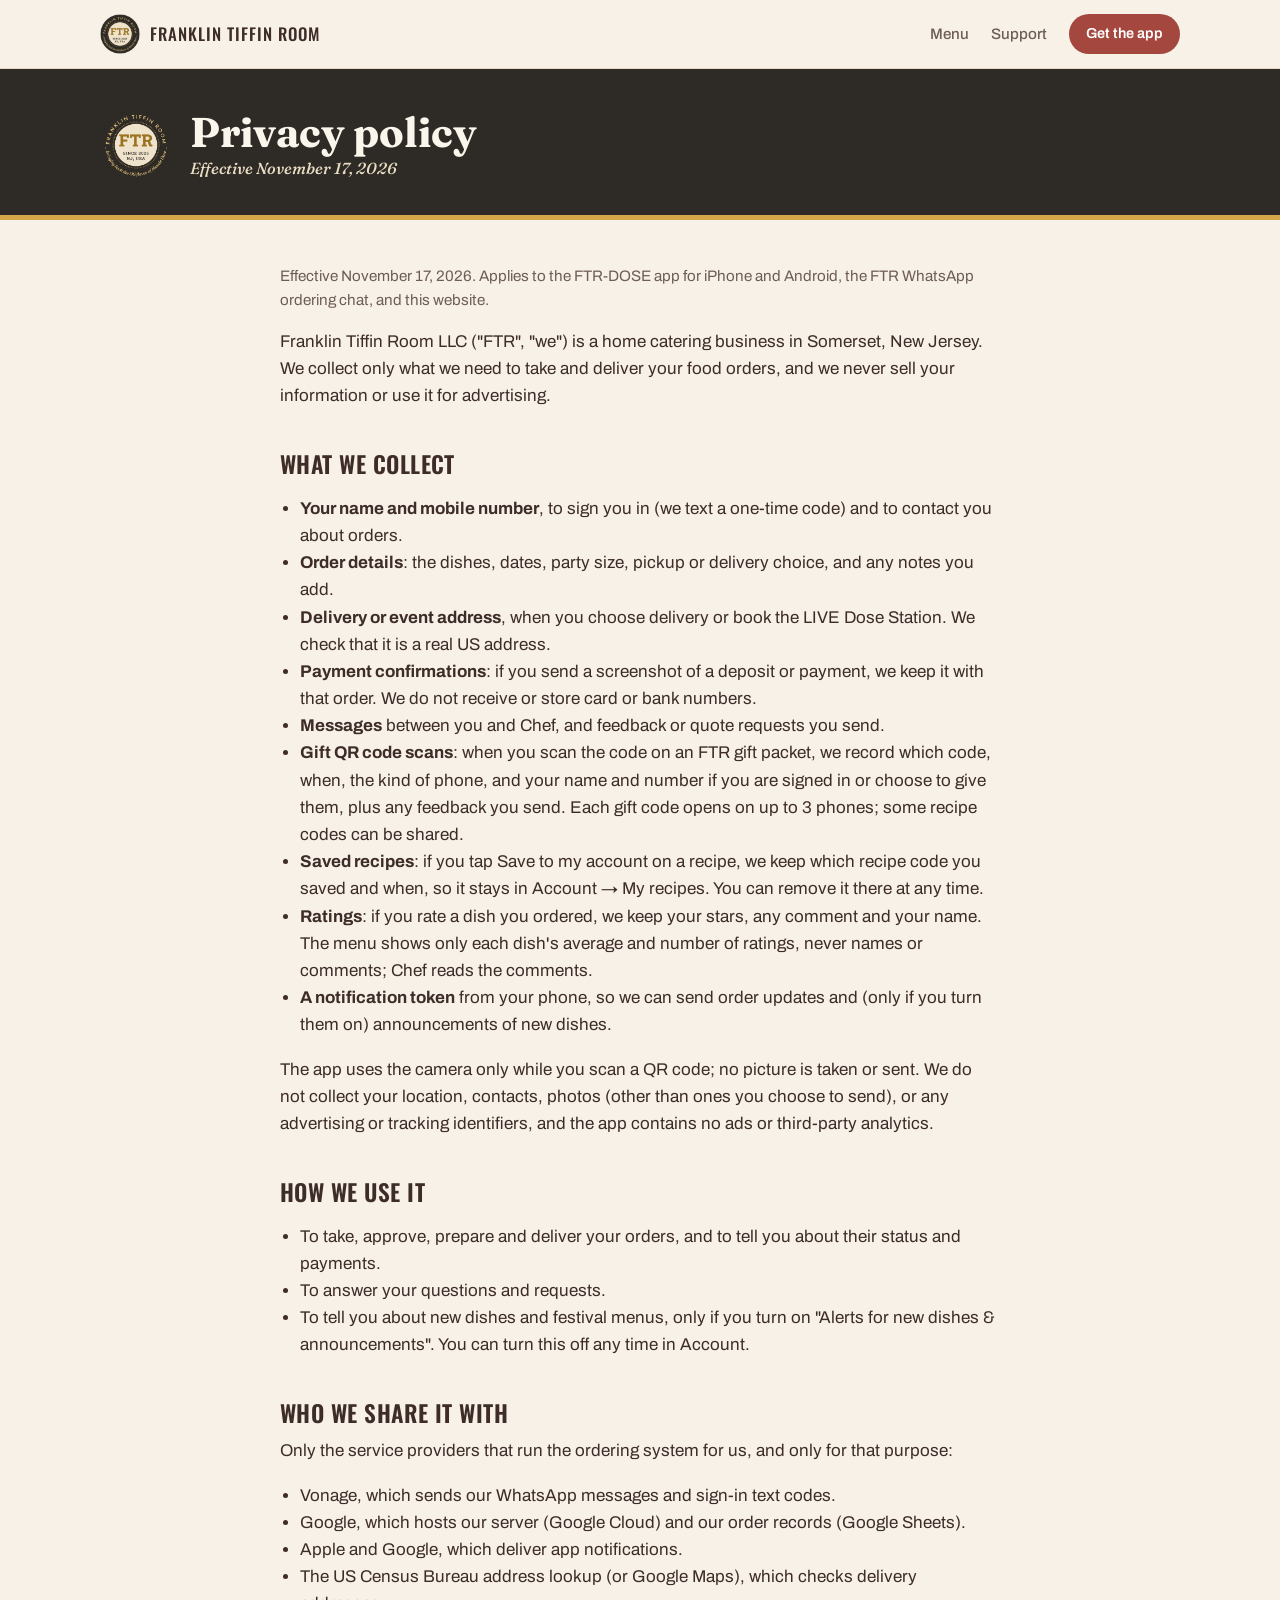
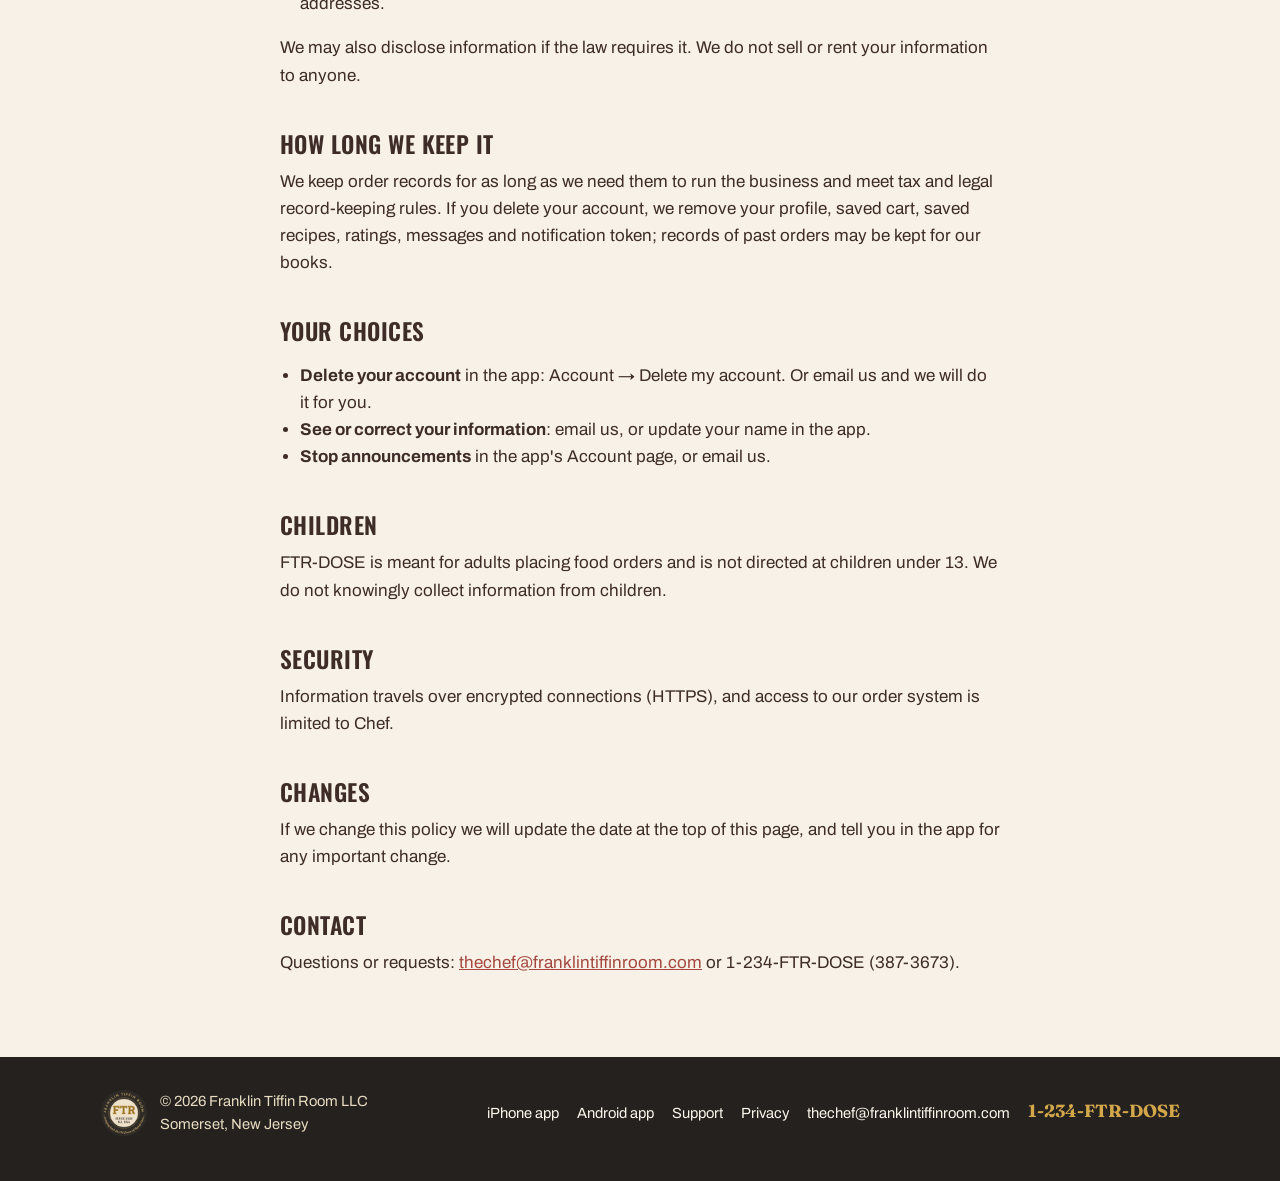
<file: privacy/index.html>
<!doctype html>
<html lang="en">
<head>
  <meta charset="utf-8">
  <meta name="viewport" content="width=device-width, initial-scale=1">
  <title>Privacy policy · Franklin Tiffin Room</title>
  <meta name="description" content="How Franklin Tiffin Room collects, uses and protects your information in the FTR-DOSE app, on WhatsApp and on this website.">
  <link rel="canonical" href="https://franklintiffinroom.com/privacy/">
  <meta name="theme-color" content="#2E2A26">
  <link rel="icon" href="/img/favicon.png" type="image/png">
  <link rel="apple-touch-icon" href="/img/apple-touch-icon.png">
  <link rel="preconnect" href="https://fonts.googleapis.com">
  <link rel="preconnect" href="https://fonts.gstatic.com" crossorigin>
  <link href="https://fonts.googleapis.com/css2?family=Archivo:wght@400;500;600;700&family=Fraunces:ital,opsz,wght@0,9..144,600;0,9..144,700;1,9..144,500&family=Josefin+Sans:wght@600;700&family=Oswald:wght@500;600&display=swap" rel="stylesheet">
  <link rel="stylesheet" href="/site.css">
</head>
<body>
  <header class="nav">
    <div class="wrap">
      <a class="brand" href="/" aria-label="Franklin Tiffin Room home"><img src="/img/seal.png" alt="" width="40" height="40"><span>Franklin Tiffin Room</span></a>
      <nav aria-label="Main"><a href="/#menu">Menu</a><a href="/support/">Support</a><a class="btn btn-brick btn-sm" href="/#app">Get the app</a></nav>
    </div>
  </header>
  <main>
    <div class="page-head"><div class="wrap"><img src="/img/seal.png" alt="Franklin Tiffin Room seal" width="72" height="72"><div><h1>Privacy policy</h1><p>Effective November 17, 2026</p></div></div></div>
    <div class="prose">
<p class="muted">Effective November 17, 2026. Applies to the FTR-DOSE app for iPhone and Android, the FTR WhatsApp ordering chat, and this website.</p>

<p>Franklin Tiffin Room LLC ("FTR", "we") is a home catering business in Somerset, New Jersey. We collect only what we need to take and deliver your food orders, and we never sell your information or use it for advertising.</p>

<h2>What we collect</h2>
<ul>
<li><b>Your name and mobile number</b>, to sign you in (we text a one-time code) and to contact you about orders.</li>
<li><b>Order details</b>: the dishes, dates, party size, pickup or delivery choice, and any notes you add.</li>
<li><b>Delivery or event address</b>, when you choose delivery or book the LIVE Dose Station. We check that it is a real US address.</li>
<li><b>Payment confirmations</b>: if you send a screenshot of a deposit or payment, we keep it with that order. We do not receive or store card or bank numbers.</li>
<li><b>Messages</b> between you and Chef, and feedback or quote requests you send.</li>
<li><b>Gift QR code scans</b>: when you scan the code on an FTR gift packet, we record which code, when, the kind of phone, and your name and number if you are signed in or choose to give them, plus any feedback you send. Each gift code opens on up to 3 phones; some recipe codes can be shared.</li>
<li><b>Saved recipes</b>: if you tap Save to my account on a recipe, we keep which recipe code you saved and when, so it stays in Account → My recipes. You can remove it there at any time.</li>
<li><b>Ratings</b>: if you rate a dish you ordered, we keep your stars, any comment and your name. The menu shows only each dish's average and number of ratings, never names or comments; Chef reads the comments.</li>
<li><b>A notification token</b> from your phone, so we can send order updates and (only if you turn them on) announcements of new dishes.</li>
</ul>
<p>The app uses the camera only while you scan a QR code; no picture is taken or sent. We do not collect your location, contacts, photos (other than ones you choose to send), or any advertising or tracking identifiers, and the app contains no ads or third-party analytics.</p>

<h2>How we use it</h2>
<ul>
<li>To take, approve, prepare and deliver your orders, and to tell you about their status and payments.</li>
<li>To answer your questions and requests.</li>
<li>To tell you about new dishes and festival menus, only if you turn on "Alerts for new dishes & announcements". You can turn this off any time in Account.</li>
</ul>

<h2>Who we share it with</h2>
<p>Only the service providers that run the ordering system for us, and only for that purpose:</p>
<ul>
<li>Vonage, which sends our WhatsApp messages and sign-in text codes.</li>
<li>Google, which hosts our server (Google Cloud) and our order records (Google Sheets).</li>
<li>Apple and Google, which deliver app notifications.</li>
<li>The US Census Bureau address lookup (or Google Maps), which checks delivery addresses.</li>
</ul>
<p>We may also disclose information if the law requires it. We do not sell or rent your information to anyone.</p>

<h2>How long we keep it</h2>
<p>We keep order records for as long as we need them to run the business and meet tax and legal record-keeping rules. If you delete your account, we remove your profile, saved cart, saved recipes, ratings, messages and notification token; records of past orders may be kept for our books.</p>

<h2>Your choices</h2>
<ul>
<li><b>Delete your account</b> in the app: Account → Delete my account. Or email us and we will do it for you.</li>
<li><b>See or correct your information</b>: email us, or update your name in the app.</li>
<li><b>Stop announcements</b> in the app's Account page, or email us.</li>
</ul>

<h2>Children</h2>
<p>FTR-DOSE is meant for adults placing food orders and is not directed at children under 13. We do not knowingly collect information from children.</p>

<h2>Security</h2>
<p>Information travels over encrypted connections (HTTPS), and access to our order system is limited to Chef.</p>

<h2>Changes</h2>
<p>If we change this policy we will update the date at the top of this page, and tell you in the app for any important change.</p>

<h2>Contact</h2>
<p>Questions or requests: <a href="mailto:thechef@franklintiffinroom.com">thechef@franklintiffinroom.com</a> or 1-234-FTR-DOSE (387-3673).</p>
    </div>
  </main>
  <footer class="site-foot">
    <div class="wrap">
      <div class="foot-brand"><img src="/img/seal.png" alt="" width="48" height="48"><span>© <span id="yr">2026</span> Franklin Tiffin Room LLC<br>Somerset, New Jersey</span></div>
      <nav aria-label="Footer">
        <a href="https://apps.apple.com/app/id6829897741">iPhone app</a>
        <a href="https://play.google.com/store/apps/details?id=com.franklintiffinroom.app">Android app</a>
        <a href="/support/">Support</a>
        <a href="/privacy/">Privacy</a>
        <a href="mailto:thechef@franklintiffinroom.com">thechef@franklintiffinroom.com</a>
        <a class="foot-phone" href="tel:+12343873673">1-234-FTR-DOSE</a>
      </nav>
    </div>
  </footer>
  <script>document.getElementById('yr').textContent = new Date().getFullYear();</script>
</body>
</html>
</file>
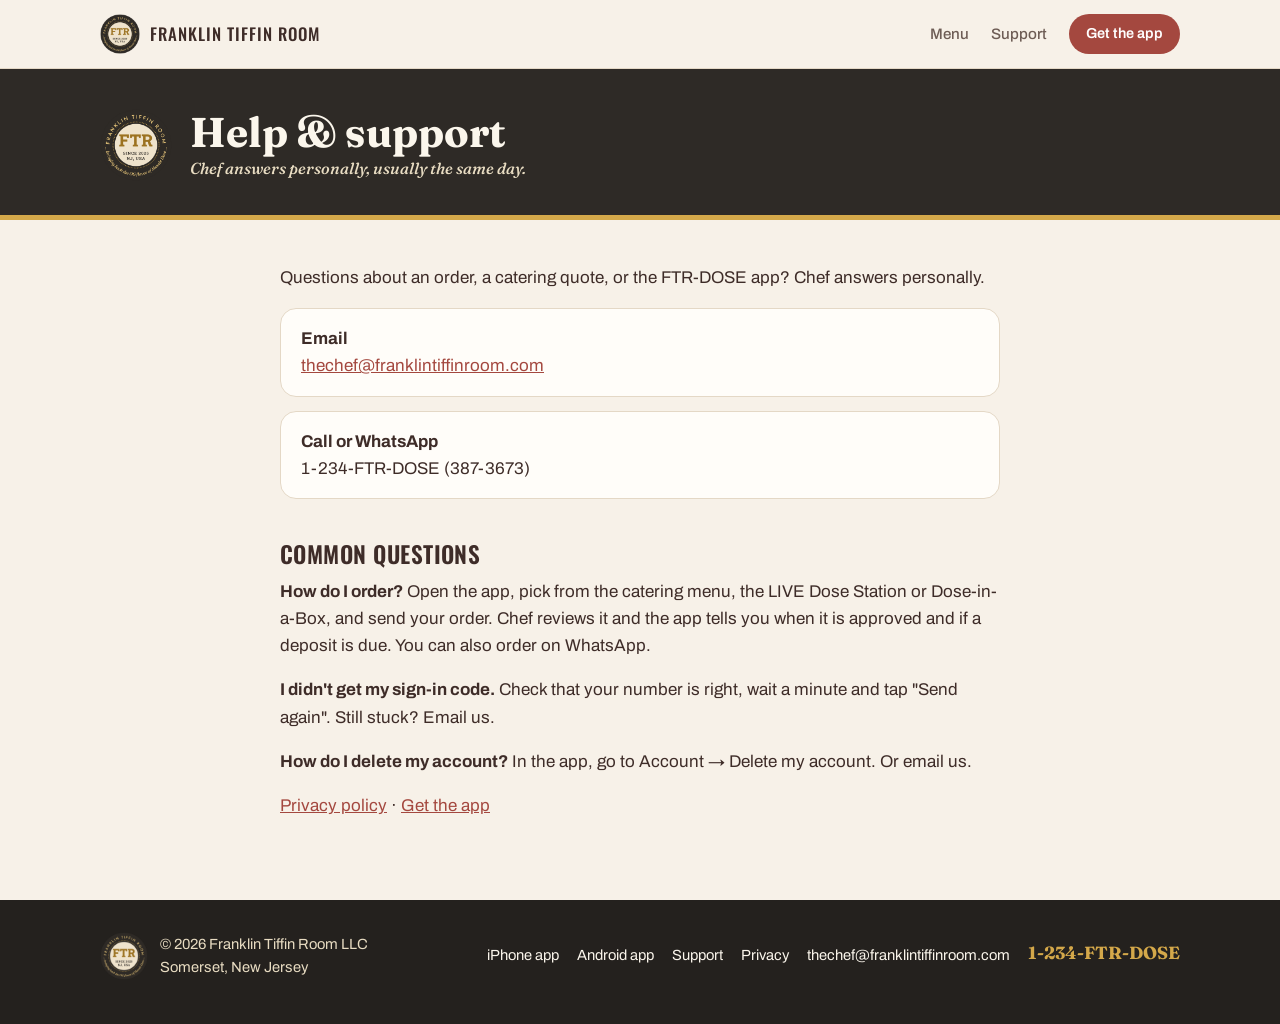
<file: support/index.html>
<!doctype html>
<html lang="en">
<head>
  <meta charset="utf-8">
  <meta name="viewport" content="width=device-width, initial-scale=1">
  <title>Help & support · Franklin Tiffin Room</title>
  <meta name="description" content="Help with FTR orders, catering quotes and the FTR-DOSE app for iPhone and Android.">
  <link rel="canonical" href="https://franklintiffinroom.com/support/">
  <meta name="theme-color" content="#2E2A26">
  <link rel="icon" href="/img/favicon.png" type="image/png">
  <link rel="apple-touch-icon" href="/img/apple-touch-icon.png">
  <link rel="preconnect" href="https://fonts.googleapis.com">
  <link rel="preconnect" href="https://fonts.gstatic.com" crossorigin>
  <link href="https://fonts.googleapis.com/css2?family=Archivo:wght@400;500;600;700&family=Fraunces:ital,opsz,wght@0,9..144,600;0,9..144,700;1,9..144,500&family=Josefin+Sans:wght@600;700&family=Oswald:wght@500;600&display=swap" rel="stylesheet">
  <link rel="stylesheet" href="/site.css">
</head>
<body>
  <header class="nav">
    <div class="wrap">
      <a class="brand" href="/" aria-label="Franklin Tiffin Room home"><img src="/img/seal.png" alt="" width="40" height="40"><span>Franklin Tiffin Room</span></a>
      <nav aria-label="Main"><a href="/#menu">Menu</a><a href="/support/">Support</a><a class="btn btn-brick btn-sm" href="/#app">Get the app</a></nav>
    </div>
  </header>
  <main>
    <div class="page-head"><div class="wrap"><img src="/img/seal.png" alt="Franklin Tiffin Room seal" width="72" height="72"><div><h1>Help &amp; support</h1><p>Chef answers personally, usually the same day.</p></div></div></div>
    <div class="prose">
<p>Questions about an order, a catering quote, or the FTR-DOSE app? Chef answers personally.</p>
<div class="card"><b>Email</b><br><a href="mailto:thechef@franklintiffinroom.com">thechef@franklintiffinroom.com</a></div>
<div class="card"><b>Call or WhatsApp</b><br>1-234-FTR-DOSE (387-3673)</div>
<h2>Common questions</h2>
<p><b>How do I order?</b> Open the app, pick from the catering menu, the LIVE Dose Station or Dose-in-a-Box, and send your order. Chef reviews it and the app tells you when it is approved and if a deposit is due. You can also order on WhatsApp.</p>
<p><b>I didn't get my sign-in code.</b> Check that your number is right, wait a minute and tap "Send again". Still stuck? Email us.</p>
<p><b>How do I delete my account?</b> In the app, go to Account → Delete my account. Or email us.</p>
<p><a href="/privacy/">Privacy policy</a> · <a href="https://bot.franklintiffinroom.com/app">Get the app</a></p>
    </div>
  </main>
  <footer class="site-foot">
    <div class="wrap">
      <div class="foot-brand"><img src="/img/seal.png" alt="" width="48" height="48"><span>© <span id="yr">2026</span> Franklin Tiffin Room LLC<br>Somerset, New Jersey</span></div>
      <nav aria-label="Footer">
        <a href="https://apps.apple.com/app/id6829897741">iPhone app</a>
        <a href="https://play.google.com/store/apps/details?id=com.franklintiffinroom.app">Android app</a>
        <a href="/support/">Support</a>
        <a href="/privacy/">Privacy</a>
        <a href="mailto:thechef@franklintiffinroom.com">thechef@franklintiffinroom.com</a>
        <a class="foot-phone" href="tel:+12343873673">1-234-FTR-DOSE</a>
      </nav>
    </div>
  </footer>
  <script>document.getElementById('yr').textContent = new Date().getFullYear();</script>
</body>
</html>
</file>
<file: site.css>
/* Franklin Tiffin Room: the FTR-DOSE app's "Warm Sand" theme, with the
   charcoal + gold of the FTR seal and Chef's Charcoal & Gold recipe-card template. */
:root {
  --sand: #F7F1E8;        /* app background */
  --surface: #FFFDF9;
  --panel: #EEE6D8;
  --line: #E4D8C6;
  --ink: #3E2C28;         /* cocoa text */
  --muted: #6E5D55;
  --brick: #A4483F;       /* buttons */
  --brick-dark: #8C3B33;
  --brick-soft: #F3DED9;
  --sage: #4F6B57;        /* 100% vegetarian */
  /* Charcoal & Gold */
  --charcoal: #2E2A26;
  --gold: #D4A84A;
  --gold-line: #B9954A;
  --cg-sand: #F3EAD8;
  --cg-strip: #E6D3A8;
  --cg-card: #FFFCF5;
  --cg-card-line: #DCCBA6;
  --cg-dots: #CDBB92;
  --cg-strip-ink: #5A4A2E;
  --cream: #FBF6EC;
  --cream-soft: #E8DCC2;
  --radius: 20px;
  --display: "Oswald", "Arial Narrow", sans-serif;
  --body: "Archivo", system-ui, -apple-system, "Segoe UI", sans-serif;
  --serif: "Fraunces", Georgia, serif;
  --spaced: "Josefin Sans", "Archivo", sans-serif;
}
* { box-sizing: border-box; }
html { scroll-behavior: smooth; }
@media (prefers-reduced-motion: reduce) { html { scroll-behavior: auto; } }
body { margin: 0; background: var(--sand); color: var(--ink); font: 400 17px/1.6 var(--body); -webkit-font-smoothing: antialiased; }
img { max-width: 100%; height: auto; display: block; }
a { color: inherit; }
a:focus-visible, .btn:focus-visible, .store:focus-visible { outline: 3px solid var(--gold); outline-offset: 3px; border-radius: 6px; }
.wrap { max-width: 1120px; margin: 0 auto; padding: 0 20px; }
h1, h2, h3 { margin: 0 0 .45em; line-height: 1.08; }
p { margin: 0 0 1em; }

/* Nav */
.nav { position: sticky; top: 0; z-index: 10; background: rgba(247, 241, 232, .94); backdrop-filter: blur(10px); border-bottom: 1px solid var(--line); }
.nav .wrap { display: flex; align-items: center; justify-content: space-between; gap: 16px; height: 68px; }
.brand { display: flex; align-items: center; gap: 10px; text-decoration: none; }
.brand span { font: 500 1.05rem/1 var(--display); letter-spacing: .06em; text-transform: uppercase; }
.nav nav { display: flex; align-items: center; gap: 22px; }
.nav nav a:not(.btn) { text-decoration: none; color: var(--muted); font-weight: 500; font-size: .95rem; }
.nav nav a:not(.btn):hover { color: var(--ink); }
@media (max-width: 760px) { .nav nav a:not(.btn) { display: none; } .brand span { font-size: .85rem; line-height: 1.15; } }
@media (max-width: 380px) { .brand span { display: none; } }

/* Buttons */
.btn { display: inline-flex; align-items: center; justify-content: center; gap: 10px; white-space: nowrap; min-height: 50px; padding: 12px 24px; border-radius: 999px; font: 600 1rem/1.2 var(--body); text-decoration: none; border: 1.5px solid transparent; transition: background .15s ease, color .15s ease; }
.btn-sm { min-height: 40px; padding: 8px 16px; font-size: .9rem; }
.btn-brick { background: var(--brick); color: #fff; }
.btn-brick:hover { background: var(--brick-dark); }
.btn-ghost { border-color: var(--ink); color: var(--ink); }
.btn-ghost:hover { background: var(--ink); color: var(--sand); }
.btn-gold { background: var(--gold); color: var(--charcoal); }
.btn-gold:hover { background: #E2BC66; }
.btn-line { border-color: var(--cream-soft); color: var(--cream); }
.btn-line:hover { background: var(--cream); color: var(--charcoal); }
.ico { width: 20px; height: 20px; fill: currentColor; }
.actions { display: flex; flex-wrap: wrap; gap: 12px; }
.actions.center { justify-content: center; }

/* Hero */
.hero { padding: 56px 0 72px; }
.hero-grid { display: grid; grid-template-columns: 1.05fr 1fr; gap: 48px; align-items: center; }
@media (max-width: 880px) { .hero-grid { grid-template-columns: 1fr; gap: 36px; } }
.welcome { display: flex; flex-direction: column; align-items: center; text-align: center; margin-bottom: 40px; }
.welcome p { margin: 0; }
.welcome .tagline { margin-top: 6px; }
.welcome .spaced { margin-top: 10px; }
.namaste { position: relative; width: 120px; height: 108px; margin-bottom: 6px; }
.namaste .hands { position: absolute; left: 22px; top: 0; width: 76px; height: auto; }
.namaste .lotus { position: absolute; left: 0; top: 56px; width: 120px; height: 52px; overflow: visible; }
.lotus .p { transform-origin: 55px 100px; transform-box: view-box; }
@media (prefers-reduced-motion: no-preference) {
  .namaste .hands { animation: rise .8s .35s both cubic-bezier(.2, .7, .2, 1); }
  .lotus .p-center { animation: bloom .45s .05s both cubic-bezier(.2, .7, .2, 1); }
  .lotus .p-side { animation: bloom-l .5s .12s both cubic-bezier(.2, .7, .2, 1); }
  .lotus .p-side.r { animation-name: bloom-r; }
  .lotus .p-outer { animation: bloom-l .55s .22s both cubic-bezier(.2, .7, .2, 1); }
  .lotus .p-outer.r { animation-name: bloom-r; }
}
@keyframes rise { from { opacity: 0; transform: translateY(10px); } }
@keyframes bloom { from { opacity: 0; transform: scale(.2); } }
@keyframes bloom-l { from { opacity: 0; transform: rotate(40deg) scale(.4); } }
@keyframes bloom-r { from { opacity: 0; transform: rotate(-40deg) scale(.4); } }
.hello { display: flex; align-items: baseline; flex-wrap: wrap; gap: 14px; margin-bottom: 10px; }
.tagline { font: italic 500 2.2rem/1.1 var(--serif); }
.spaced { font: 600 .82rem/1 var(--spaced); letter-spacing: .24em; text-transform: uppercase; color: var(--muted); }
.hero h1 { font: 600 clamp(2.5rem, 5.6vw, 4.2rem)/1.02 var(--display); text-transform: uppercase; letter-spacing: .01em; max-width: 13ch; }
.lede { font-size: 1.15rem; color: var(--muted); max-width: 50ch; margin-bottom: 26px; }
.phone { margin: 24px 0 0; }
.phone a { font: 600 1.45rem/1 var(--serif); text-decoration: none; }
.phone small { display: block; margin-top: 6px; color: var(--muted); font-size: .88rem; }
.flagship { margin: 0; background: var(--surface); border: 1px solid var(--line); border-radius: 28px; padding: 12px; box-shadow: 0 1px 0 var(--line), 0 24px 48px -28px rgba(62, 44, 40, .45); }
.flagship img { border-radius: 18px; aspect-ratio: 4 / 3; object-fit: cover; width: 100%; }
.flagship figcaption { display: flex; flex-wrap: wrap; align-items: baseline; justify-content: space-between; gap: 4px 14px; padding: 12px 8px 4px; }
.flagship figcaption b { font: 500 1.1rem/1.2 var(--display); text-transform: uppercase; letter-spacing: .04em; }
.flagship figcaption span { font: italic 500 .98rem/1.3 var(--serif); color: var(--muted); }

/* App band: Charcoal & Gold */
.app-band { background: var(--charcoal); color: var(--cream); border-top: 5px solid var(--gold); border-bottom: 5px solid var(--gold); padding: 72px 0; overflow: hidden; }
.app-grid { display: grid; grid-template-columns: 1.1fr .9fr; gap: 40px; align-items: center; }
@media (max-width: 880px) { .app-grid { grid-template-columns: 1fr; } }
.kicker { font: 600 .8rem/1 var(--spaced); letter-spacing: .24em; text-transform: uppercase; color: var(--gold); margin-bottom: 14px; }
.app-band h2 { font: 700 clamp(2.1rem, 4.4vw, 3.2rem)/1.05 var(--serif); color: var(--cream); }
.app-lede { color: var(--cream-soft); font-size: 1.1rem; max-width: 48ch; }
.app-points { list-style: none; padding: 0; margin: 0 0 28px; display: grid; gap: 10px; }
.app-points li { padding-left: 16px; border-left: 3px solid var(--gold-line); color: var(--cream); }
.stores { display: flex; flex-wrap: wrap; gap: 14px; }
.store { display: inline-flex; align-items: center; gap: 12px; min-width: 210px; min-height: 60px; padding: 10px 22px 10px 16px; border-radius: 16px; background: var(--cream); color: var(--charcoal); text-decoration: none; border: 1.5px solid var(--cream); transition: background .15s ease; }
.store:hover { background: var(--gold); border-color: var(--gold); }
.store svg { width: 30px; height: 30px; flex-shrink: 0; }
.store span { font: 600 1.35rem/1.05 var(--display); text-transform: uppercase; letter-spacing: .03em; }
.store small { display: block; font: 600 .78rem/1.3 var(--body); text-transform: none; letter-spacing: 0; color: var(--cg-strip-ink); }
.store-note { margin: 16px 0 0; color: var(--cream-soft); font-size: .92rem; }
.store-note a { color: var(--gold); }
.phones { position: relative; height: 470px; }
.ph { position: absolute; width: 220px; border-radius: 30px; border: 6px solid #15120F; box-shadow: 0 30px 60px -20px rgba(0, 0, 0, .6); background: #15120F; }
.ph-front { left: 50%; top: 0; transform: translateX(-30%) rotate(3deg); z-index: 2; }
.ph-back { left: 50%; top: 40px; transform: translateX(-95%) rotate(-6deg); opacity: .9; }
@media (max-width: 880px) { .phones { height: 400px; } .ph { width: 190px; } }
@media (max-width: 420px) { .phones { height: 340px; } .ph { width: 160px; } }

/* Sections */
section { padding: 72px 0; }
.sec { font: 600 clamp(2rem, 4vw, 2.8rem)/1 var(--display); text-transform: uppercase; letter-spacing: .02em; }
.sub { color: var(--muted); margin-bottom: 28px; }
.offers { display: grid; grid-template-columns: 1.25fr 1fr 1fr; gap: 20px; }
@media (max-width: 960px) { .offers { grid-template-columns: 1fr 1fr; } .offer-lead { grid-column: 1 / -1; } }
@media (max-width: 620px) { .offers { grid-template-columns: 1fr; } }
.offer { background: var(--surface); border: 1px solid var(--line); border-radius: var(--radius); padding: 26px; }
.offer-lead { background: var(--charcoal); color: var(--cream); border-color: var(--charcoal); border-bottom: 5px solid var(--gold); }
.offer h3 { font: 600 1.5rem/1.1 var(--display); text-transform: uppercase; letter-spacing: .02em; }
.offer-lead h3 { color: var(--cream); font-size: 1.8rem; }
.offer p { color: var(--muted); }
.offer-lead p { color: var(--cream-soft); }
.offer ul { margin: 0; padding-left: 1.1em; }
.offer-lead li::marker { color: var(--gold); }
.badge { display: inline-block; font: 700 .72rem/1 var(--body); letter-spacing: .08em; text-transform: uppercase; padding: 6px 10px; border-radius: 999px; margin-bottom: 14px; background: var(--brick-soft); color: var(--brick); }
.offer-lead .badge { background: var(--gold); color: var(--charcoal); }
.soon { margin: 24px 0 0; color: var(--muted); }
.soon b { color: var(--ink); }

/* Menu: Chef's Charcoal & Gold recipe-card template */
.menu-sec { background: var(--panel); border-top: 1px solid var(--line); border-bottom: 1px solid var(--line); }
.cg-card { background: var(--cg-sand); border-radius: 18px; overflow: hidden; box-shadow: 0 24px 48px -32px rgba(46, 42, 38, .55); }
.cg-head { background: var(--charcoal); display: flex; align-items: center; gap: 20px; padding: 24px 32px; border-bottom: 5px solid var(--gold); }
.cg-head img { width: 84px; height: 84px; flex-shrink: 0; }
.cg-kick { margin: 0 0 4px; font-size: .78rem; letter-spacing: .2em; text-transform: uppercase; color: var(--gold); }
.cg-head h2 { margin: 0; font: 700 clamp(2rem, 4vw, 2.75rem)/1.05 var(--serif); color: var(--cream); }
.cg-sub { margin: 4px 0 0; font: italic 500 1rem/1.3 var(--serif); color: var(--cream-soft); }
.cg-strip { display: flex; justify-content: space-around; gap: 12px; background: var(--cg-strip); padding: 14px 24px; text-align: center; }
.cg-strip span { display: block; font-size: .72rem; letter-spacing: .16em; text-transform: uppercase; color: var(--cg-strip-ink); }
.cg-strip b { font: 600 1.05rem/1.25 var(--serif); color: var(--charcoal); }
.cg-body { display: grid; grid-template-columns: repeat(3, 1fr); gap: 28px; padding: 28px 32px 22px; color: var(--charcoal); }
@media (max-width: 860px) { .cg-body { grid-template-columns: 1fr 1fr; } .cg-col:last-child { grid-column: 1 / -1; } }
@media (max-width: 560px) { .cg-body { grid-template-columns: 1fr; padding: 22px 18px; } .cg-head { padding: 20px 18px; } .cg-head img { width: 64px; height: 64px; } .cg-strip { flex-wrap: wrap; } }
.cg-col h3 { font: 700 1.2rem/1.2 var(--serif); margin: 0 0 8px; }
.cg-col h3 + .dots { margin-bottom: 18px; }
.dots { list-style: none; padding: 0; margin: 0; background: var(--cg-card); border: 1px solid var(--cg-card-line); border-radius: 12px; padding: 8px 16px; }
.dots li { padding: 7px 0; border-bottom: 1px dotted var(--cg-dots); }
.dots li:last-child { border-bottom: 0; }
.steps-cg { list-style: none; counter-reset: s; padding: 0; margin: 0 0 14px; display: grid; gap: 12px; }
.steps-cg li { counter-increment: s; display: flex; gap: 12px; align-items: flex-start; }
.steps-cg li::before { content: counter(s); flex-shrink: 0; width: 28px; height: 28px; border-radius: 14px; background: var(--charcoal); color: var(--gold); font-weight: 700; font-size: .85rem; display: flex; align-items: center; justify-content: center; }
.cg-note { font-size: .95rem; color: var(--cg-strip-ink); padding-left: 12px; border-left: 3px solid var(--gold-line); }
.cg-foot { background: var(--charcoal); color: var(--cream); display: flex; flex-wrap: wrap; justify-content: space-between; align-items: center; gap: 6px; padding: 14px 32px; font-size: .9rem; }
.cg-foot a { font: 700 1.2rem/1 var(--serif); color: var(--gold); text-decoration: none; }

/* How to order */
.how { list-style: none; counter-reset: s; padding: 0; margin: 28px 0 0; display: grid; grid-template-columns: repeat(4, 1fr); gap: 24px; }
@media (max-width: 880px) { .how { grid-template-columns: 1fr 1fr; } }
@media (max-width: 520px) { .how { grid-template-columns: 1fr; } }
.how li { counter-increment: s; }
.how li::before { content: counter(s); display: flex; align-items: center; justify-content: center; width: 44px; height: 44px; border-radius: 22px; background: var(--charcoal); color: var(--gold); font: 700 1.1rem/1 var(--body); margin-bottom: 14px; }
.how h3 { font: 600 1.25rem/1.15 var(--display); text-transform: uppercase; letter-spacing: .02em; }
.how p { color: var(--muted); margin: 0; }

/* CTA + footer */
.cta { background: var(--charcoal); color: var(--cream); text-align: center; border-top: 5px solid var(--gold); }
.cta h2 { font: 700 clamp(1.9rem, 4vw, 2.6rem)/1.1 var(--serif); color: var(--cream); }
.cta p { color: var(--cream-soft); margin-bottom: 26px; }
.site-foot { background: #24211E; color: var(--cream-soft); padding: 32px 0 44px; font-size: .92rem; }
.site-foot .wrap { display: flex; flex-wrap: wrap; justify-content: space-between; align-items: center; gap: 20px; }
.foot-brand { display: flex; align-items: center; gap: 12px; }
.site-foot nav { display: flex; flex-wrap: wrap; gap: 8px 18px; }
.site-foot a { color: var(--cream); text-decoration: none; }
.site-foot a:hover { text-decoration: underline; }
.site-foot .foot-phone { font: 700 1.1rem/1 var(--serif); color: var(--gold); }

/* Inner pages (privacy, support) */
.page-head { background: var(--charcoal); color: var(--cream); border-bottom: 5px solid var(--gold); padding: 40px 0 34px; }
.page-head .wrap { display: flex; align-items: center; gap: 18px; }
.page-head img { width: 72px; height: 72px; }
.page-head h1 { font: 700 clamp(2rem, 4vw, 2.6rem)/1.05 var(--serif); color: var(--cream); margin: 0; }
.page-head p { margin: 4px 0 0; color: var(--cream-soft); font: italic 500 1rem/1.3 var(--serif); }
.prose { max-width: 760px; padding: 44px 20px 64px; margin: 0 auto; }
.prose h2 { font: 600 1.45rem/1.15 var(--display); text-transform: uppercase; letter-spacing: .02em; margin-top: 1.8em; }
.prose a { color: var(--brick); }
.prose ul { padding-left: 1.2em; }
.prose .card { background: var(--surface); border: 1px solid var(--line); border-radius: 16px; padding: 16px 20px; margin: 14px 0; }
.prose .muted { color: var(--muted); font-size: .95rem; }
</file>
